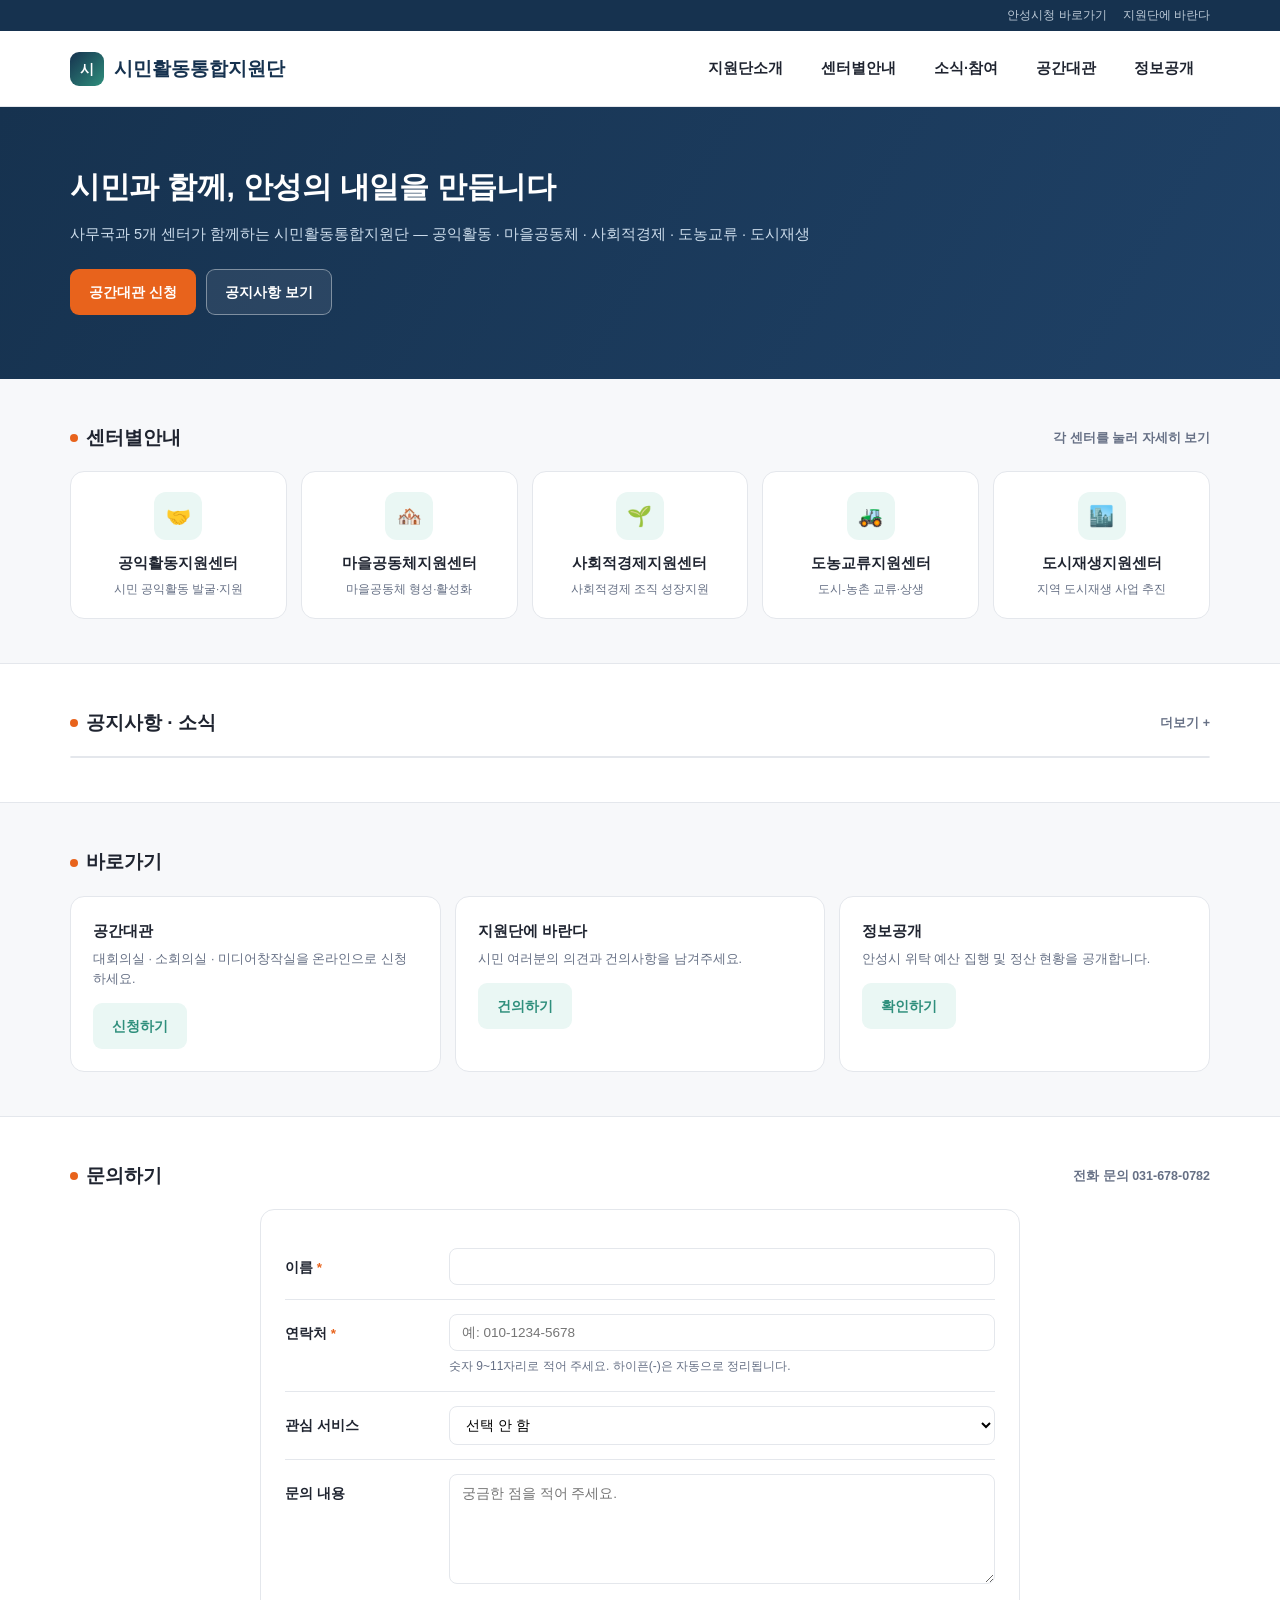
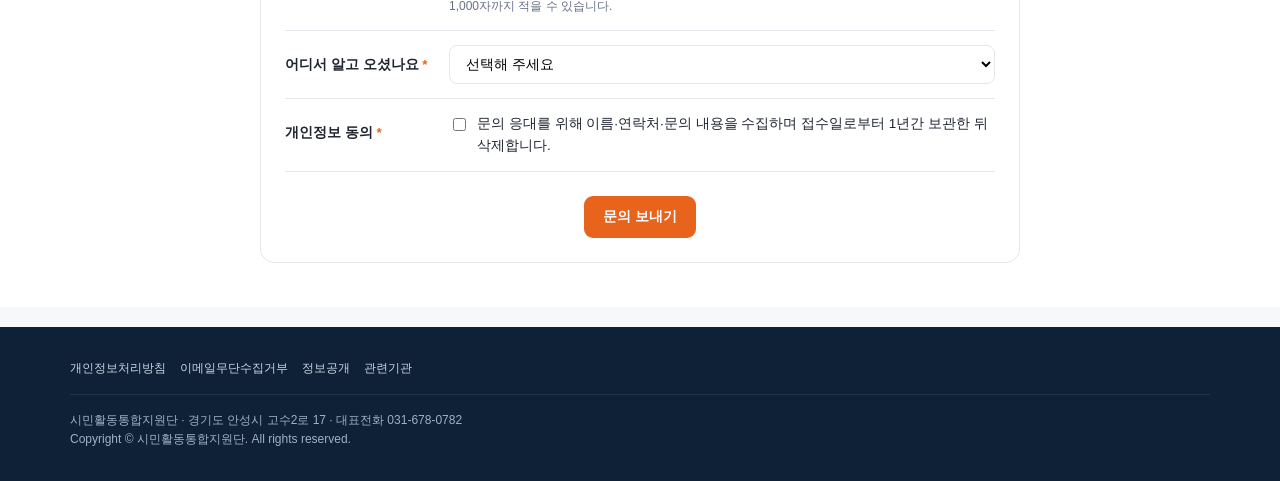
<file: index.html>
<!DOCTYPE html>
<html lang="ko">
<head>
<meta charset="UTF-8">
<meta name="viewport" content="width=device-width, initial-scale=1.0">
<title>시민활동통합지원단</title>
<meta name="description" content="사무국과 5개 센터가 함께하는 안성시 시민활동통합지원단 — 공익활동 · 마을공동체 · 사회적경제 · 도농교류 · 도시재생">
<link rel="stylesheet" href="assets/style.css">
</head>
<body data-page="home">

<div id="site-header-mount"></div>

<section class="hero">
  <div class="wrap">
    <h1>시민과 함께, 안성의 내일을 만듭니다</h1>
    <p>사무국과 5개 센터가 함께하는 시민활동통합지원단 — 공익활동 · 마을공동체 · 사회적경제 · 도농교류 · 도시재생</p>
    <div class="hero-actions">
      <a href="reservation.html" class="btn btn-primary">공간대관 신청</a>
      <a href="notice.html" class="btn btn-outline">공지사항 보기</a>
    </div>
  </div>
</section>

<section class="block" id="centers">
  <div class="wrap">
    <div class="block-head">
      <h2><span class="dot"></span>센터별안내</h2>
      <span class="more-link">각 센터를 눌러 자세히 보기</span>
    </div>
    <div class="grid-5" id="center-grid"></div>
  </div>
</section>

<section class="block" style="background:#fff;border-top:1px solid var(--line);border-bottom:1px solid var(--line);">
  <div class="wrap">
    <div class="block-head">
      <h2><span class="dot"></span>공지사항 · 소식</h2>
      <a href="notice.html" class="more-link">더보기 +</a>
    </div>
    <div class="notice-panel" id="notice-list"></div>
  </div>
</section>

<section class="block" id="intro">
  <div class="wrap">
    <div class="block-head">
      <h2><span class="dot"></span>바로가기</h2>
    </div>
    <div class="quick-grid">
      <div class="quick-card">
        <h3>공간대관</h3>
        <p>대회의실 · 소회의실 · 미디어창작실을 온라인으로 신청하세요.</p>
        <a href="reservation.html" class="btn btn-ghost">신청하기</a>
      </div>
      <div class="quick-card">
        <h3>지원단에 바란다</h3>
        <p>시민 여러분의 의견과 건의사항을 남겨주세요.</p>
        <a href="suggestion.html" class="btn btn-ghost">건의하기</a>
      </div>
      <div class="quick-card">
        <h3>정보공개</h3>
        <p>안성시 위탁 예산 집행 및 정산 현황을 공개합니다.</p>
        <a href="disclosure.html" class="btn btn-ghost">확인하기</a>
      </div>
    </div>
  </div>
</section>

<section class="block" id="inquiry" style="background:#fff;border-top:1px solid var(--line);">
  <div class="wrap">
    <div class="block-head">
      <h2><span class="dot"></span>문의하기</h2>
      <span class="more-link">전화 문의 031-678-0782</span>
    </div>
    <div class="panel" style="max-width:760px; margin:0 auto;">
      <div class="alert alert-ok" id="inq-ok" role="status" style="display:none;"></div>
      <div class="alert" id="inq-err" role="alert" style="display:none; background:#fdecec; color:#b42318;"></div>
      <form id="inq-form" novalidate>
        <div class="form-row"><label for="inq-name">이름 <span class="req">*</span></label>
          <input type="text" id="inq-name" maxlength="40" autocomplete="name" required></div>
        <div class="form-row"><label for="inq-phone">연락처 <span class="req">*</span></label>
          <div><input type="tel" id="inq-phone" inputmode="numeric" maxlength="20" autocomplete="tel" placeholder="예: 010-1234-5678" required>
          <div class="hint">숫자 9~11자리로 적어 주세요. 하이픈(-)은 자동으로 정리됩니다.</div></div></div>
        <div class="form-row"><label for="inq-product">관심 서비스</label>
          <select id="inq-product">
            <option value="">선택 안 함</option>
            <option>시민동아리</option>
            <option>사회연대경제 창업교육</option>
            <option>농촌크리에이투어</option>
            <option>공간대관</option>
            <option>기타</option>
          </select></div>
        <div class="form-row"><label for="inq-message">문의 내용</label>
          <div><textarea id="inq-message" maxlength="1000" placeholder="궁금한 점을 적어 주세요."></textarea>
          <div class="hint">1,000자까지 적을 수 있습니다.</div></div></div>
        <div class="form-row" id="inq-source-row"><label for="inq-source">어디서 알고 오셨나요 <span class="req">*</span></label>
          <select id="inq-source">
            <option value="">선택해 주세요</option>
            <option value="search">검색</option>
            <option value="map">지도</option>
            <option value="referral">지인 소개</option>
            <option value="sns">SNS</option>
            <option value="phone">전화</option>
            <option value="other">기타</option>
            <option value="unknown">모르겠음</option>
          </select></div>
        <div class="form-row"><label>개인정보 동의 <span class="req">*</span></label>
          <div><label style="font-weight:500; display:flex; gap:8px; align-items:flex-start; padding-top:0; line-height:1.6;">
            <input type="checkbox" id="inq-consent" style="margin-top:5px;">
            <span id="inq-consent-text"></span></label></div></div>
        <div class="form-actions"><button type="submit" class="btn btn-primary" id="inq-submit">문의 보내기</button></div>
        <div class="hint" id="inq-tag" style="text-align:center; display:none;"></div>
      </form>
    </div>
  </div>
</section>

<div id="site-footer-mount"></div>

<script src="assets/site.js"></script><script>
  // Firebase 연동 모듈(있다면)이 window.Api를 먼저 교체할 시간을 주기 위해
  // DOMContentLoaded 시점(모듈 스크립트 실행 이후)에 데이터를 불러온다.
  document.addEventListener("DOMContentLoaded", () => {
    mountLayout("home");

    const centerGrid = document.getElementById("center-grid");
    centerGrid.innerHTML = MOCK_CENTERS.map(c => `
      <a class="center-card" href="centers.html#${c.key}">
        <div class="icon">${c.icon}</div>
        <div class="name">${c.name}</div>
        <div class="desc">${c.desc}</div>
      </a>
    `).join("");

    Api.getNotices().then(list => {
      const noticeList = document.getElementById("notice-list");
      noticeList.innerHTML = list.slice(0, 5).map(n => `
        <a class="notice-row" href="notice.html?id=${n.id}">
          <span class="notice-cat">${n.cat}</span>
          <span class="notice-title">${n.title}</span>
          <span class="notice-date">${n.date}</span>
        </a>
      `).join("");
    });
  });

  /* ── 문의하기: 문의를 Supabase(acais-inquiry)의 inquiries 표에 넣는다 ──
   * 방문자는 「넣기」만 가능하고 읽을 수 없다(보안 규칙). 저장한 줄을 되돌려 읽지 않는다. */
  (function () {
    const $ = id => document.getElementById(id);
    const SOURCE_LABEL = { search: "검색", map: "지도", referral: "지인 소개", sns: "SNS", phone: "전화", other: "기타", unknown: "모르겠음" };
    // 링크 꼬리표(?from=...)로 경로가 정해지는 값 (unknown 은 사람이 고르는 값이라 꼬리표로는 받지 않는다)
    const TAGGED = ["search", "map", "referral", "sns", "phone", "other"];

    // 동의 문구 — 보관 기간 1년 (2026-10-08 대표님 결정). 1년이 지난 문의는 서버가 매일 자동으로 지웁니다.
    // 기간을 바꾸려면 이 문구와 supabase/inquiry/002_retention.sql 의 기간을 함께 바꿔야 합니다.
    $("inq-consent-text").textContent = "문의 응대를 위해 이름·연락처·문의 내용을 수집하며 접수일로부터 1년간 보관한 뒤 삭제합니다.";

    const tag = new URLSearchParams(location.search).get("from");
    const tagged = TAGGED.includes(tag) ? tag : null;
    if (tagged) {
      $("inq-source-row").style.display = "none";
      $("inq-tag").style.display = "block";
      $("inq-tag").textContent = "링크 꼬리표로 입력됨: " + SOURCE_LABEL[tagged];
    }

    const show = (ok, err) => {
      $("inq-ok").style.display = ok ? "block" : "none";
      $("inq-ok").textContent = ok || "";
      $("inq-err").style.display = err ? "block" : "none";
      $("inq-err").textContent = err || "";
      if (ok || err) (ok ? $("inq-ok") : $("inq-err")).scrollIntoView({ behavior: "smooth", block: "center" });
    };

    $("inq-form").addEventListener("submit", async e => {
      e.preventDefault();
      show("", "");
      const name = $("inq-name").value.trim();
      const phone = $("inq-phone").value.replace(/\D/g, "");       // 숫자만 남긴다
      const source = tagged || $("inq-source").value;
      if (!name) return show("", "이름을 적어 주세요.");
      if (!/^[0-9]{9,11}$/.test(phone)) return show("", "연락처는 숫자 9~11자리로 적어 주세요. (예: 010-1234-5678)");
      if (!source) return show("", "「어디서 알고 오셨나요」를 선택해 주세요.");
      if (!$("inq-consent").checked) return show("", "개인정보 수집·이용에 동의하셔야 문의를 보낼 수 있습니다.");
      if (!CONFIG.INQUIRY_URL || !CONFIG.INQUIRY_KEY) return show("", "문의 접수 연결이 아직 설정되지 않았습니다. 전화(031-678-0782)로 문의해 주세요.");

      const btn = $("inq-submit");
      btn.disabled = true; btn.textContent = "보내는 중...";
      try {
        const res = await fetch(CONFIG.INQUIRY_URL + "/rest/v1/inquiries", {
          method: "POST",
          headers: {
            "apikey": CONFIG.INQUIRY_KEY,
            "Authorization": "Bearer " + CONFIG.INQUIRY_KEY,
            "Content-Type": "application/json",
            "Prefer": "return=minimal",
          },
          body: JSON.stringify({
            name, phone,
            product: $("inq-product").value || null,
            message: $("inq-message").value.trim() || null,
            source,
            consent: true,
          }),
        });
        if (res.status === 201) {
          show("접수했습니다. 담당자가 확인 후 연락드리겠습니다.", "");
          $("inq-form").reset();
        } else {
          let why = "";
          try { why = (await res.json()).message || ""; } catch (x) {}
          show("", "접수하지 못했습니다. (상태 " + res.status + (why ? " · " + why : "") + ") 잠시 뒤 다시 시도하거나 전화(031-678-0782)로 문의해 주세요.");
        }
      } catch (x) {
        show("", "서버에 연결하지 못했습니다. 잠시 뒤 다시 시도하거나 전화(031-678-0782)로 문의해 주세요.");
      } finally {
        btn.disabled = false; btn.textContent = "문의 보내기";
      }
    });
  })();
</script>
</body>
</html>
</file>
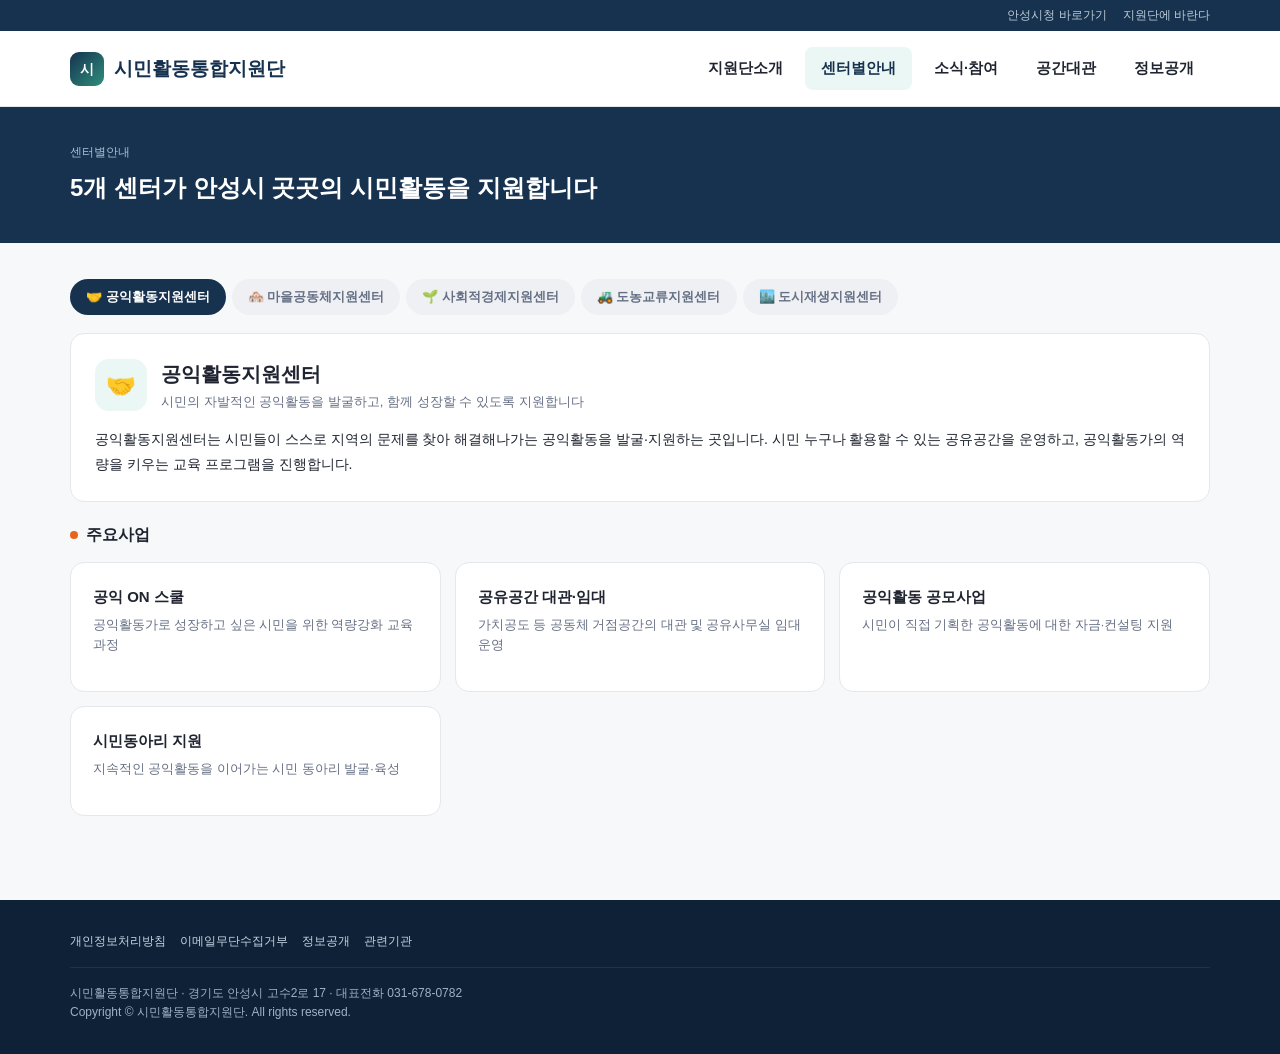
<file: centers.html>
<!DOCTYPE html>
<html lang="ko">
<head>
<meta charset="UTF-8">
<meta name="viewport" content="width=device-width, initial-scale=1.0">
<title>센터별안내 - 시민활동통합지원단</title>
<link rel="stylesheet" href="assets/style.css">
</head>
<body data-page="centers">

<div id="site-header-mount"></div>

<section class="page-hero">
  <div class="wrap">
    <div class="crumb">센터별안내</div>
    <h1>5개 센터가 안성시 곳곳의 시민활동을 지원합니다</h1>
  </div>
</section>

<section class="content">
  <div class="wrap">
    <div class="tabs" id="center-tabs"></div>
    <div id="center-detail"></div>
  </div>
</section>

<div id="site-footer-mount"></div>

<script src="assets/site.js"></script>
<script>
const CENTER_DETAIL = {
  public: {
    icon: "🤝",
    name: "공익활동지원센터",
    tagline: "시민의 자발적인 공익활동을 발굴하고, 함께 성장할 수 있도록 지원합니다",
    intro: "공익활동지원센터는 시민들이 스스로 지역의 문제를 찾아 해결해나가는 공익활동을 발굴·지원하는 곳입니다. 시민 누구나 활용할 수 있는 공유공간을 운영하고, 공익활동가의 역량을 키우는 교육 프로그램을 진행합니다.",
    programs: [
      { name: "공익 ON 스쿨", desc: "공익활동가로 성장하고 싶은 시민을 위한 역량강화 교육 과정" },
      { name: "공유공간 대관·임대", desc: "가치공도 등 공동체 거점공간의 대관 및 공유사무실 임대 운영" },
      { name: "공익활동 공모사업", desc: "시민이 직접 기획한 공익활동에 대한 자금·컨설팅 지원" },
      { name: "시민동아리 지원", desc: "지속적인 공익활동을 이어가는 시민 동아리 발굴·육성" },
    ],
  },
  village: {
    icon: "🏘️",
    name: "마을공동체지원센터",
    tagline: "이웃과 함께 만들어가는 마을, 그 시작을 응원합니다",
    intro: "마을공동체지원센터는 주민들이 서로 소통하고 협력하며 살기 좋은 마을을 만들어갈 수 있도록 돕습니다. 마을 단위의 작은 모임부터 마을기업으로의 성장까지, 공동체가 자라나는 전 과정을 함께합니다.",
    programs: [
      { name: "마을공동체 활성화 프로그램", desc: "주민 공동학습, 마을잔치 등 공동체 형성을 위한 프로그램 운영" },
      { name: "마을학습동아리 지원", desc: "주민이 자발적으로 꾸리는 학습·취미 동아리 활동 지원" },
      { name: "주민제안사업", desc: "주민이 직접 제안하고 실행하는 마을 문제해결 프로젝트 지원" },
      { name: "마을기업 발굴·육성", desc: "지역자원을 활용한 마을기업의 설립과 안정적 운영을 지원" },
    ],
  },
  social: {
    icon: "🌱",
    name: "사회적경제지원센터",
    tagline: "사회적 가치를 실현하는 조직의 성장을 함께 만듭니다",
    intro: "사회적경제지원센터는 협동조합, 사회적기업, 마을기업 등 사회적경제 조직의 설립부터 성장까지를 지원합니다. 안정적인 판로 개척과 소비자와의 접점 확대를 통해 지역 사회적경제 생태계를 키워갑니다.",
    programs: [
      { name: "사회적경제 나눔장터", desc: "지역 사회적경제 조직의 제품·서비스를 알리는 판매·홍보 행사" },
      { name: "마을기업 지정 지원", desc: "경기도 마을기업 지정을 위한 컨설팅 및 행정 지원" },
      { name: "판로개척 지원", desc: "백화점 팝업 등 사회적경제 조직의 새로운 판로 확보 지원" },
      { name: "사회적경제 현황조사·성장진단", desc: "지역 사회적경제 조직 현황 파악과 성장 단계별 진단·컨설팅" },
    ],
  },
  rural: {
    icon: "🚜",
    name: "도농교류지원센터",
    tagline: "도시와 농촌이 서로 배우고 연결되는 다리가 됩니다",
    intro: "도농교류지원센터는 도시와 농촌 주민 간의 교류를 촉진하고, 농산어촌 지역의 자립적인 발전을 지원합니다. 체험과 교류를 통해 도시민에게는 농촌의 가치를, 농촌 주민에게는 새로운 활력을 전합니다.",
    programs: [
      { name: "일반농산어촌개발사업", desc: "농산어촌 지역 기반시설 조성 및 주민 역량강화 사업" },
      { name: "농촌체험마을 운영", desc: "도시민이 농촌의 생활과 문화를 체험할 수 있는 프로그램 운영" },
      { name: "도농공동체 시범아파트 조성", desc: "도시 아파트 단지와 농촌 마을을 잇는 상생 프로그램" },
      { name: "면 단위 주민 공동학습", desc: "읍면 지역 주민의 역량강화를 위한 공동학습 프로그램" },
    ],
  },
  regen: {
    icon: "🏙️",
    name: "도시재생지원센터",
    tagline: "낡은 도심에 다시 사람과 활력이 모이도록 돕습니다",
    intro: "도시재생지원센터는 쇠퇴한 구도심과 노후 주거지역에 새로운 활력을 불어넣는 도시재생 사업을 지원합니다. 주민협의체와 함께 지역의 특성을 살린 재생 방향을 만들어갑니다.",
    programs: [
      { name: "도시재생사업 지원", desc: "정부·경기도 도시재생사업 발굴부터 실행까지 전 과정 지원" },
      { name: "주민협의체 운영", desc: "재생사업 지역 주민이 직접 참여하는 협의체 구성·운영 지원" },
      { name: "재생사업 컨설팅", desc: "사업 기획, 주민 의견수렴, 행정절차 등 전문 컨설팅 제공" },
      { name: "거점공간 조성·운영", desc: "재생지역 내 주민 커뮤니티 거점공간 조성 및 운영 지원" },
    ],
  },
};

document.addEventListener("DOMContentLoaded", () => {
  mountLayout("centers");

  const tabsEl = document.getElementById("center-tabs");
  const detailEl = document.getElementById("center-detail");
  const keys = Object.keys(CENTER_DETAIL);

  function render(key) {
    const c = CENTER_DETAIL[key];
    tabsEl.querySelectorAll(".tab-btn").forEach(b => b.classList.toggle("active", b.dataset.key === key));
    detailEl.innerHTML = `
      <div class="panel" style="margin-bottom:20px;">
        <div style="display:flex; align-items:center; gap:14px; margin-bottom:10px;">
          <div class="icon" style="width:52px; height:52px; border-radius:14px; background:var(--teal-bg); color:var(--teal); display:flex; align-items:center; justify-content:center; font-size:24px; flex-shrink:0;">${c.icon}</div>
          <div>
            <h2 style="margin:0; font-size:20px;">${c.name}</h2>
            <div style="color:var(--sub); font-size:13px; margin-top:2px;">${c.tagline}</div>
          </div>
        </div>
        <p style="font-size:14px; line-height:1.8; color:var(--ink); margin:14px 0 0;">${c.intro}</p>
      </div>
      <div class="block-head" style="margin-bottom:14px;">
        <h2 style="font-size:16px;"><span class="dot"></span>주요사업</h2>
      </div>
      <div class="quick-grid">
        ${c.programs.map(p => `
          <div class="quick-card">
            <h3>${p.name}</h3>
            <p>${p.desc}</p>
          </div>
        `).join("")}
      </div>
    `;
    history.replaceState(null, "", "centers.html#" + key);
  }

  tabsEl.innerHTML = keys.map(k => `<button class="tab-btn" data-key="${k}">${CENTER_DETAIL[k].icon} ${CENTER_DETAIL[k].name}</button>`).join("");
  tabsEl.querySelectorAll(".tab-btn").forEach(b => b.addEventListener("click", () => render(b.dataset.key)));

  const initial = keys.includes(location.hash.replace("#", "")) ? location.hash.replace("#", "") : keys[0];
  render(initial);
});
</script>
</body>
</html>
</file>
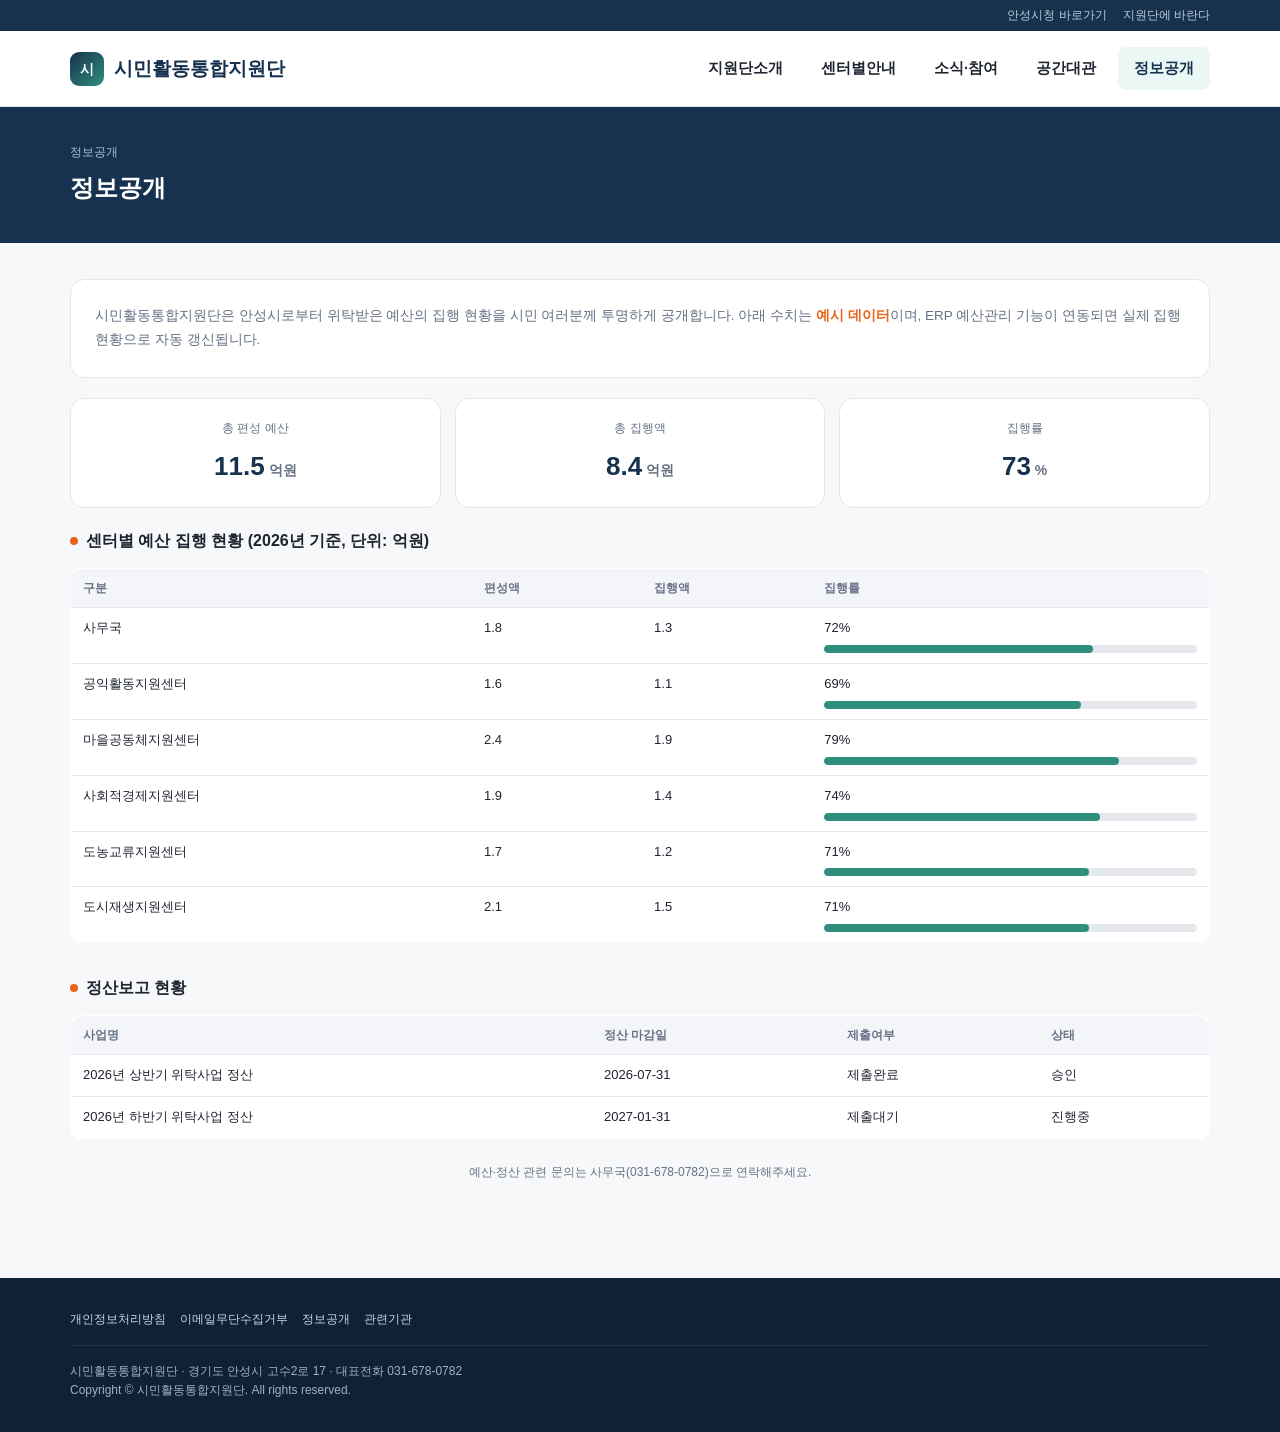
<file: disclosure.html>
<!DOCTYPE html>
<html lang="ko">
<head>
<meta charset="UTF-8">
<meta name="viewport" content="width=device-width, initial-scale=1.0">
<title>정보공개 - 시민활동통합지원단</title>
<link rel="stylesheet" href="assets/style.css">
<style>
  .stat-row{ display:grid; grid-template-columns:repeat(3,1fr); gap:14px; margin-bottom:20px; }
  @media (max-width:700px){ .stat-row{ grid-template-columns:1fr; } }
  .stat-card{ background:var(--panel); border:1px solid var(--line); border-radius:14px; padding:20px; text-align:center; }
  .stat-card .label{ font-size:12px; color:var(--sub); margin-bottom:8px; }
  .stat-card .value{ font-size:26px; font-weight:800; color:var(--navy); }
  .stat-card .value small{ font-size:14px; font-weight:700; color:var(--sub); }
  .bar-track{ background:var(--line); border-radius:999px; height:8px; overflow:hidden; margin-top:6px; }
  .bar-fill{ background:var(--teal); height:100%; border-radius:999px; }
</style>
</head>
<body data-page="disclosure">

<div id="site-header-mount"></div>

<section class="page-hero">
  <div class="wrap">
    <div class="crumb">정보공개</div>
    <h1>정보공개</h1>
  </div>
</section>

<section class="content">
  <div class="wrap">

    <div class="panel" style="margin-bottom:20px; font-size:13.5px; color:var(--sub); line-height:1.8;">
      시민활동통합지원단은 안성시로부터 위탁받은 예산의 집행 현황을 시민 여러분께 투명하게 공개합니다.
      아래 수치는 <b style="color:var(--accent);">예시 데이터</b>이며, ERP 예산관리 기능이 연동되면 실제 집행 현황으로 자동 갱신됩니다.
    </div>

    <div class="stat-row" id="stat-row"></div>

    <div class="block-head" style="margin-bottom:14px;">
      <h2 style="font-size:16px;"><span class="dot"></span>센터별 예산 집행 현황 (2026년 기준, 단위: 억원)</h2>
    </div>

    <div style="overflow-x:auto;">
      <table class="admin-table" id="budget-table" style="min-width:640px;">
        <thead>
          <tr><th>구분</th><th>편성액</th><th>집행액</th><th>집행률</th></tr>
        </thead>
        <tbody id="budget-body"></tbody>
      </table>
    </div>

    <div class="block-head" style="margin:32px 0 14px;">
      <h2 style="font-size:16px;"><span class="dot"></span>정산보고 현황</h2>
    </div>
    <table class="admin-table">
      <thead><tr><th>사업명</th><th>정산 마감일</th><th>제출여부</th><th>상태</th></tr></thead>
      <tbody>
        <tr><td>2026년 상반기 위탁사업 정산</td><td>2026-07-31</td><td>제출완료</td><td>승인</td></tr>
        <tr><td>2026년 하반기 위탁사업 정산</td><td>2027-01-31</td><td>제출대기</td><td>진행중</td></tr>
      </tbody>
    </table>

    <p style="text-align:center; font-size:12px; color:var(--sub); margin-top:24px;">
      예산·정산 관련 문의는 사무국(031-678-0782)으로 연락해주세요.
    </p>

  </div>
</section>

<div id="site-footer-mount"></div>

<script src="assets/site.js"></script>
<script>
const BUDGET_DATA = [
  { name: "사무국",         budget: 1.8, spent: 1.3 },
  { name: "공익활동지원센터", budget: 1.6, spent: 1.1 },
  { name: "마을공동체지원센터", budget: 2.4, spent: 1.9 },
  { name: "사회적경제지원센터", budget: 1.9, spent: 1.4 },
  { name: "도농교류지원센터", budget: 1.7, spent: 1.2 },
  { name: "도시재생지원센터", budget: 2.1, spent: 1.5 },
];

document.addEventListener("DOMContentLoaded", () => {
  mountLayout("disclosure");

  const totalBudget = BUDGET_DATA.reduce((s, d) => s + d.budget, 0);
  const totalSpent = BUDGET_DATA.reduce((s, d) => s + d.spent, 0);
  const rate = Math.round((totalSpent / totalBudget) * 100);

  document.getElementById("stat-row").innerHTML = `
    <div class="stat-card"><div class="label">총 편성 예산</div><div class="value">${totalBudget.toFixed(1)}<small> 억원</small></div></div>
    <div class="stat-card"><div class="label">총 집행액</div><div class="value">${totalSpent.toFixed(1)}<small> 억원</small></div></div>
    <div class="stat-card"><div class="label">집행률</div><div class="value">${rate}<small> %</small></div></div>
  `;

  document.getElementById("budget-body").innerHTML = BUDGET_DATA.map(d => {
    const r = Math.round((d.spent / d.budget) * 100);
    return `<tr>
      <td>${d.name}</td>
      <td>${d.budget.toFixed(1)}</td>
      <td>${d.spent.toFixed(1)}</td>
      <td style="min-width:140px;">
        ${r}%
        <div class="bar-track"><div class="bar-fill" style="width:${r}%;"></div></div>
      </td>
    </tr>`;
  }).join("");
});
</script>
</body>
</html>
</file>
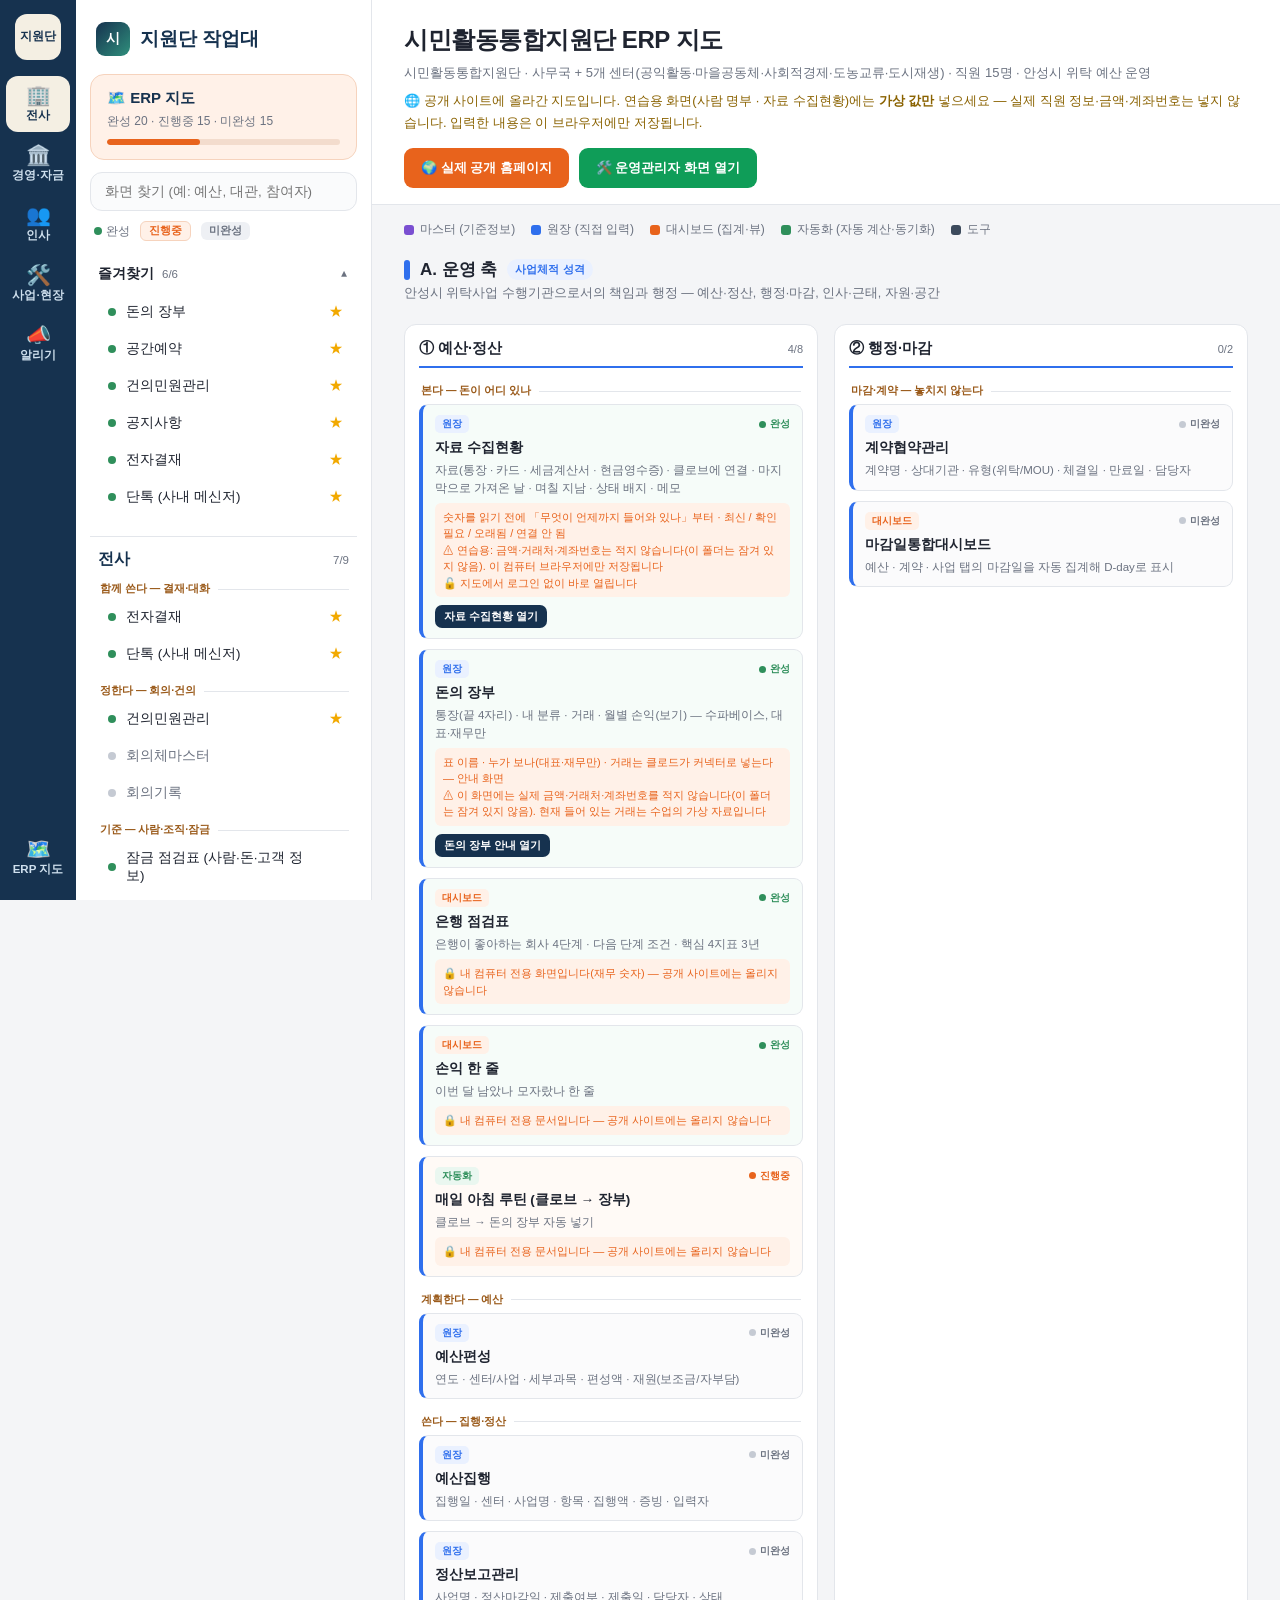
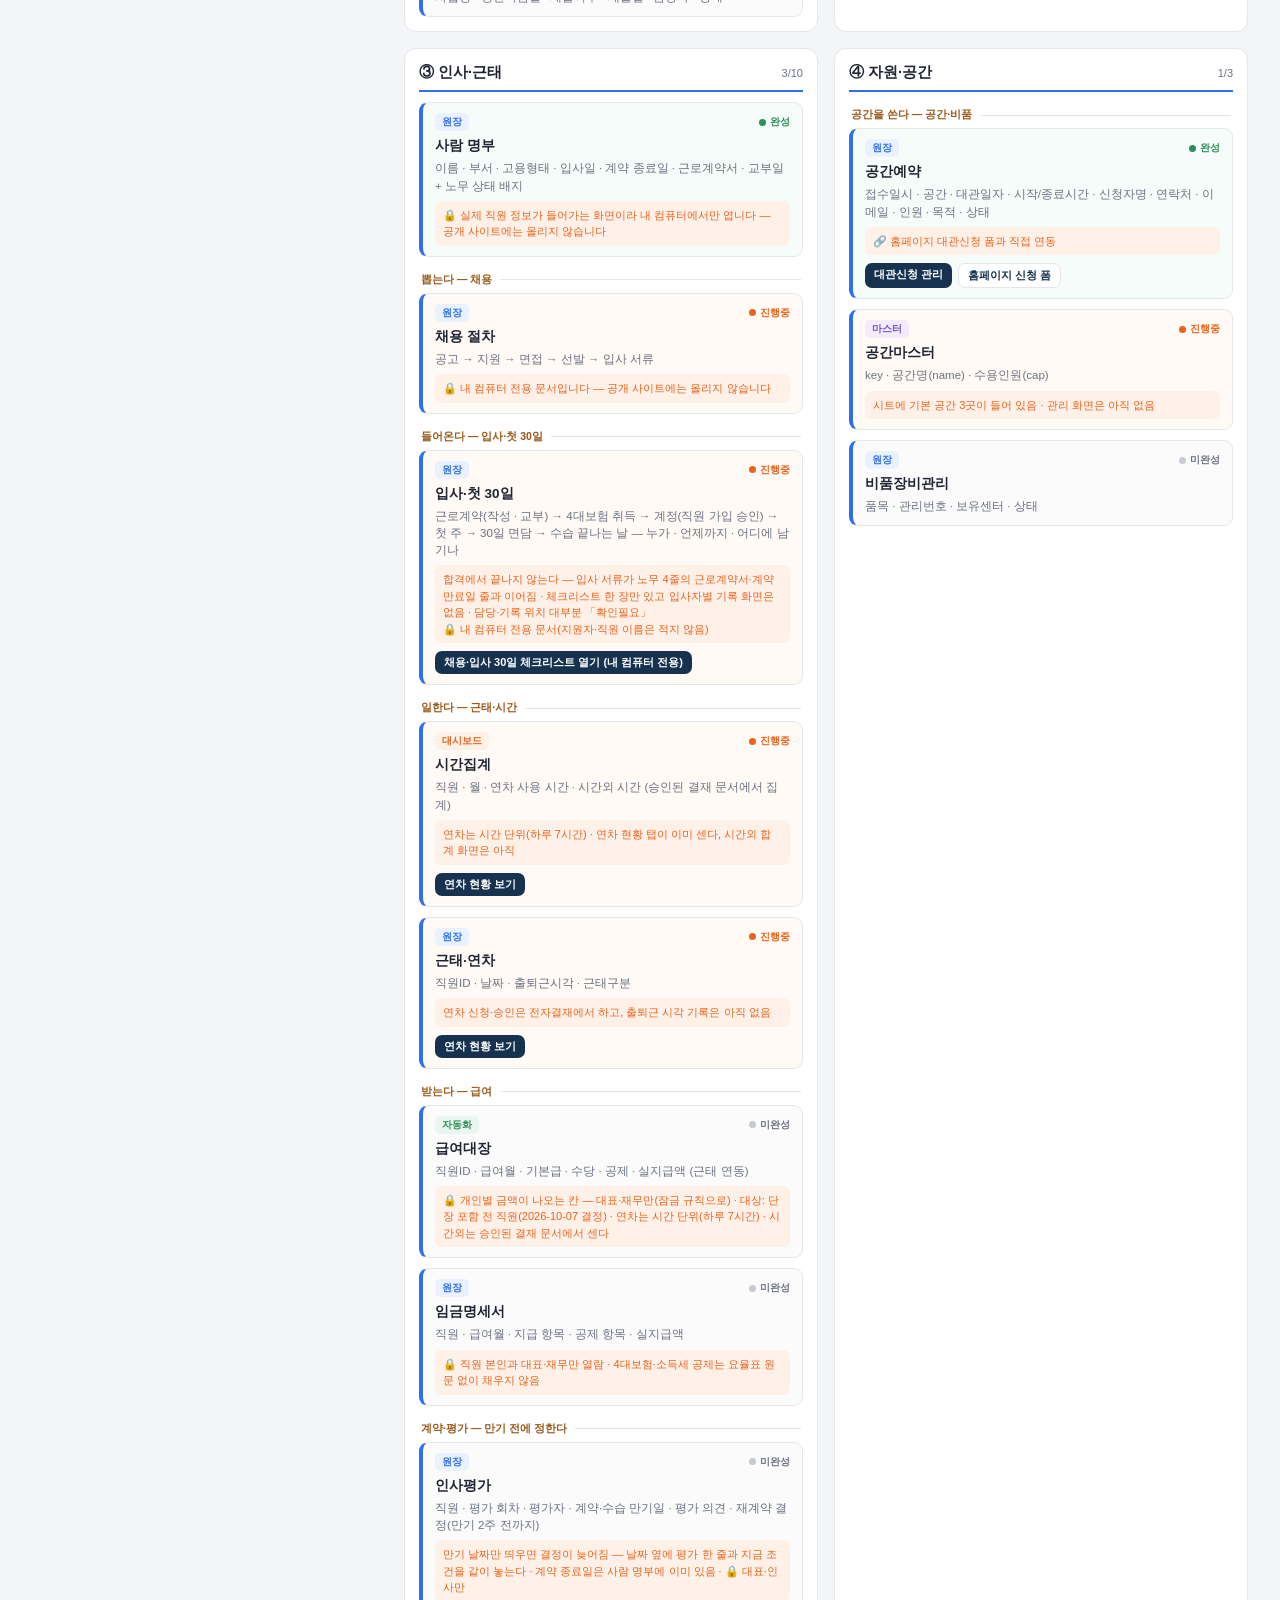
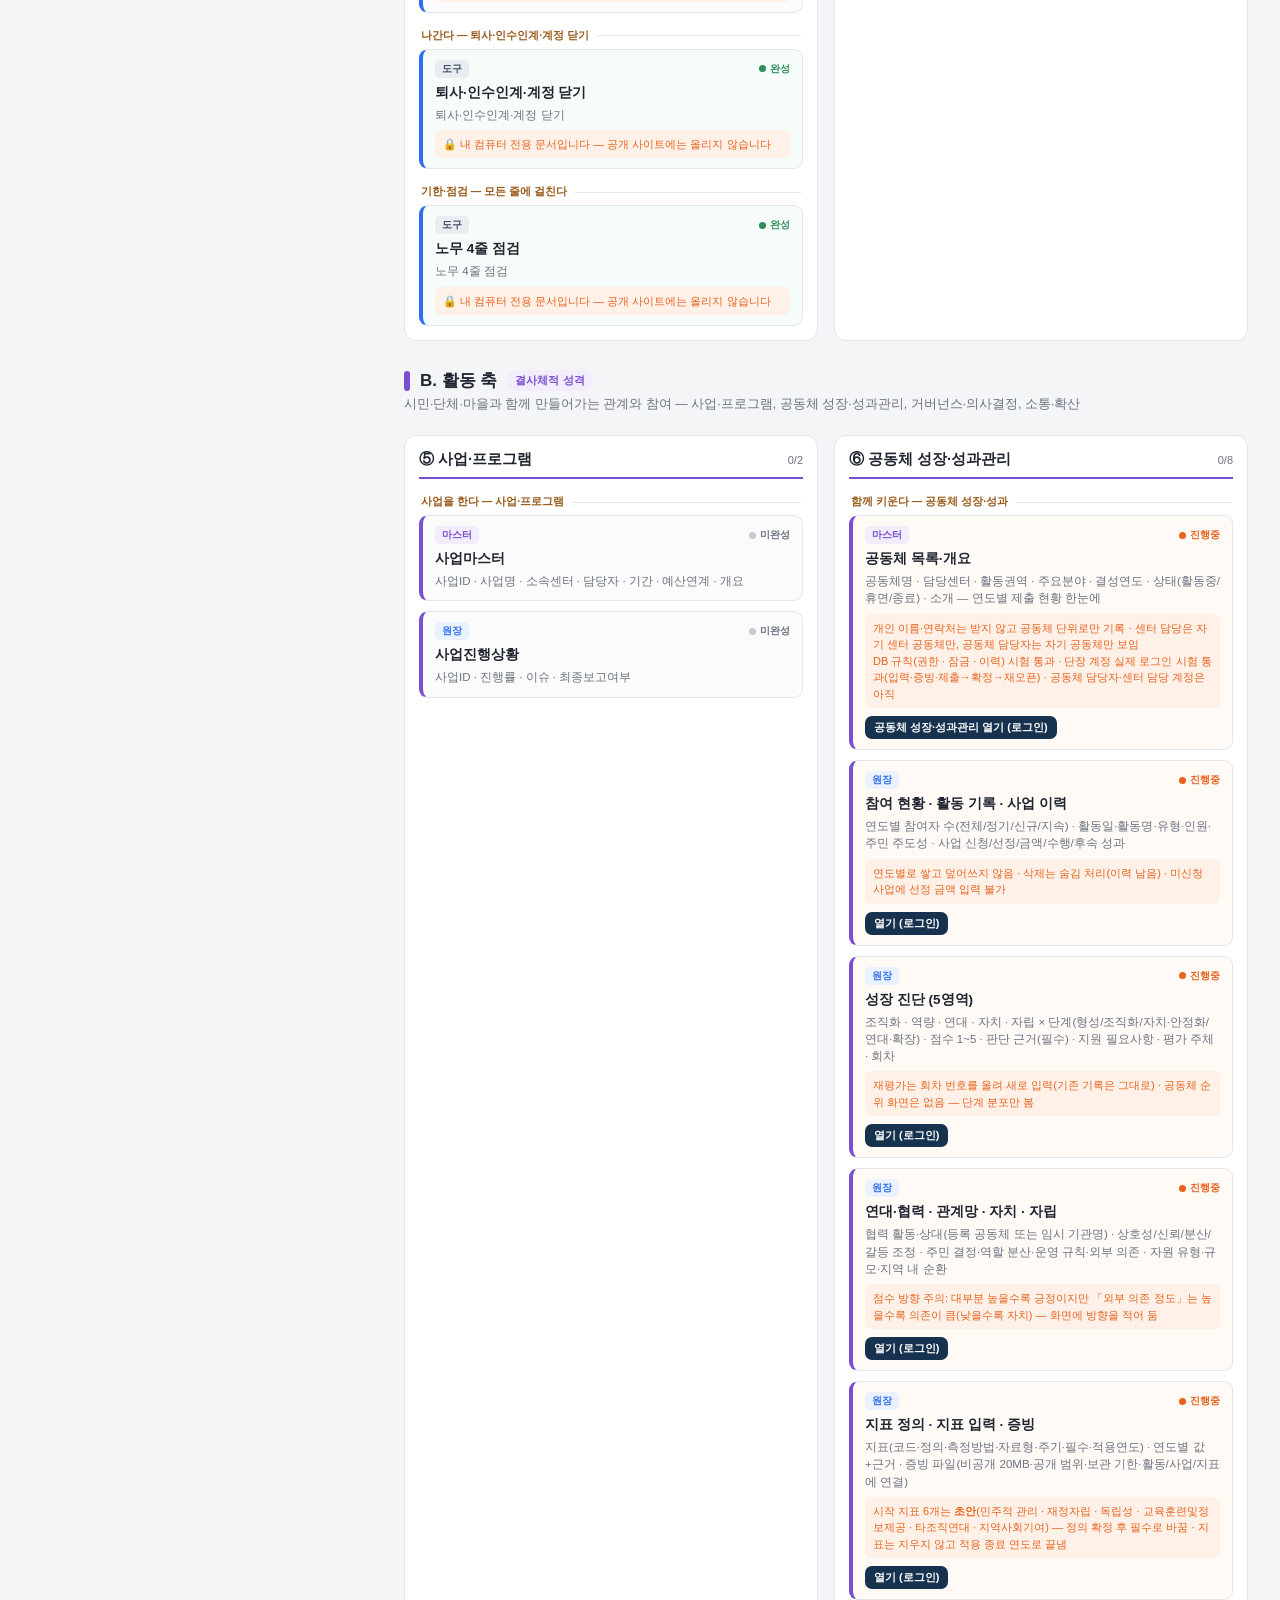
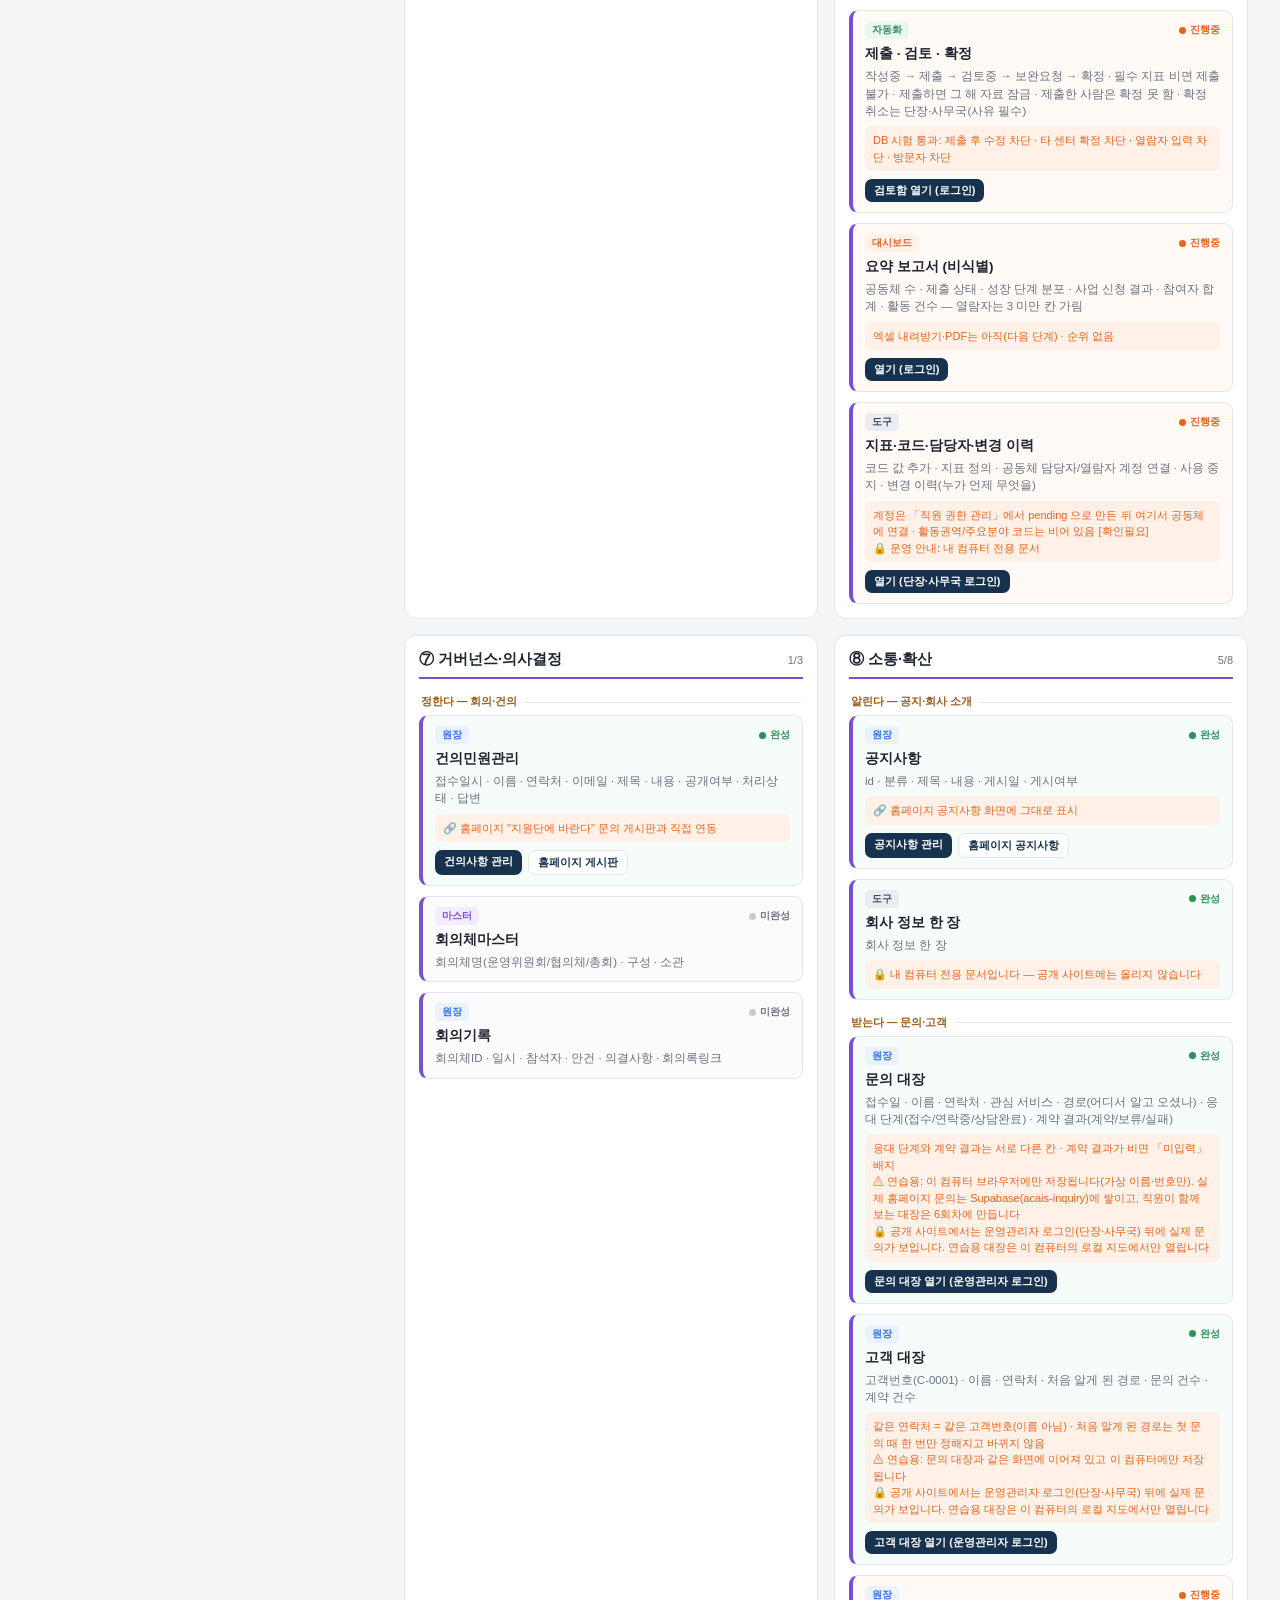
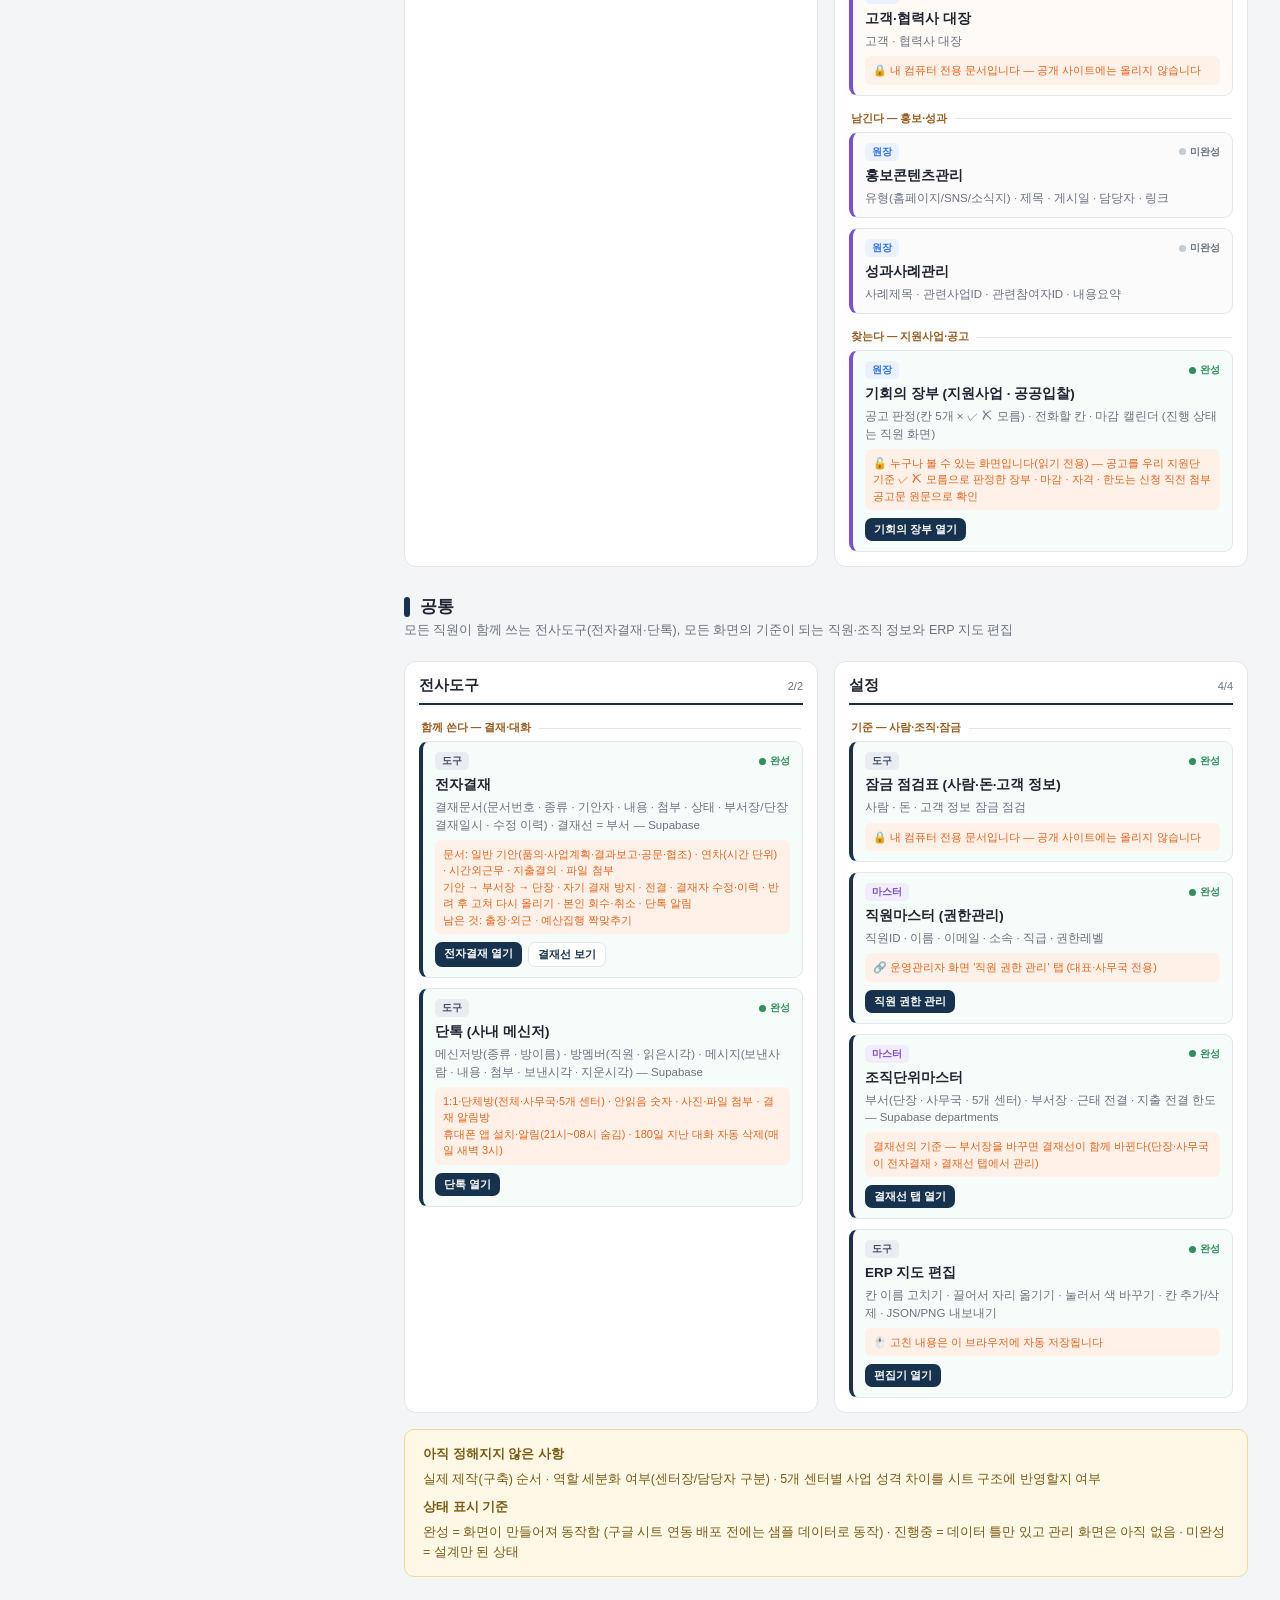
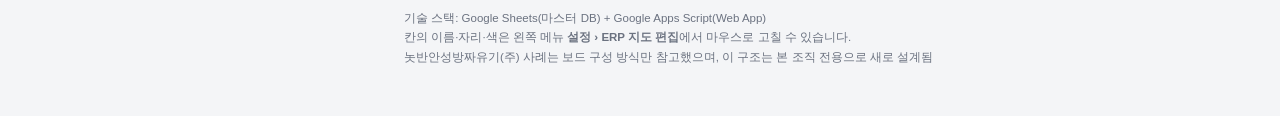
<file: erp-map.html>
<!DOCTYPE html>
<html lang="ko">
<head>
<meta charset="UTF-8">
<meta name="viewport" content="width=device-width, initial-scale=1.0">
<title>시민활동통합지원단 ERP 지도</title>
<style>
  :root{
    --bg:#f4f5f7; --panel:#fff; --ink:#1f2430; --sub:#6b7280; --line:#e3e6eb;
    --navy:#16324f; --teal:#2f8f7c;
    --orange:#e8631c; --orange-bg:#fff1e8;
    --green:#2f8f5b; --green-bg:#eaf7f0;
    --blue:#2f6fed; --blue-bg:#eaf1ff;
    --purple:#7a4fd1; --purple-bg:#f2ecfc;
    --gray:#c5cad3; --chip-bg:#eef0f4;
  }
  *{box-sizing:border-box;}
  html{scroll-behavior:smooth;}
  body{margin:0; font-family:"Pretendard","Malgun Gothic","Apple SD Gothic Neo",sans-serif; background:var(--bg); color:var(--ink);}
  a{color:inherit; text-decoration:none;}
  button{font-family:inherit;}

  .app{display:flex; min-height:100vh;}

  /* ── 사이드바 ── */
  .sidebar{
    width:372px; flex-shrink:0; background:var(--panel); border-right:1px solid var(--line);
    position:sticky; top:0; height:100vh; display:flex; overflow:hidden;
  }
  .rail{width:76px; flex-shrink:0; background:var(--navy); display:flex; flex-direction:column; align-items:stretch; padding:14px 6px; gap:4px;}
  .rail .rail-logo{width:46px; height:46px; margin:0 auto 12px; border-radius:12px; background:#f4efe3; color:var(--navy); font-weight:800; font-size:12px; display:flex; align-items:center; justify-content:center; text-align:center; line-height:1.1;}
  .rail-cats{display:flex; flex-direction:column; gap:4px; flex:1; overflow-y:auto;}
  .rail-btn{display:flex; flex-direction:column; align-items:center; gap:3px; padding:9px 2px; border:none; border-radius:12px; background:none; color:#cfe0ee; cursor:pointer; font-size:11.5px; font-weight:700;}
  .rail-btn .ic{font-size:20px; line-height:1;}
  .rail-btn:hover{background:rgba(255,255,255,.08);}
  .rail-btn.on{background:#f4efe3; color:var(--navy);}
  .rail-map{display:flex; flex-direction:column; align-items:center; gap:3px; padding:9px 2px; border-radius:12px; color:#cfe0ee; font-size:11.5px; font-weight:700;}
  .rail-map .ic{font-size:20px; line-height:1;}
  .rail-map:hover{background:rgba(255,255,255,.08);}
  .panel{flex:1; min-width:0; overflow-y:auto; padding:22px 14px 28px;}
  .cat{margin-top:14px; padding-top:12px; border-top:1px solid var(--line);}
  .cat-title{display:flex; align-items:baseline; justify-content:space-between; margin:0 8px 4px; font-size:16px; color:var(--navy);}
  .cat-title .cnt{font-size:11.5px; color:var(--sub); font-weight:500;}
  .cat-title .lock{font-size:12px;}
  .brand{display:flex; align-items:center; gap:10px; font-size:19px; font-weight:800; color:var(--navy); margin:0 6px 18px;}
  .brand .logo{width:34px;height:34px;border-radius:9px;background:linear-gradient(135deg,var(--navy),var(--teal));color:#fff;display:flex;align-items:center;justify-content:center;font-size:14px;font-weight:800;}
  .map-card{display:block; background:var(--orange-bg); border:1px solid #f6d3bd; border-radius:14px; padding:14px 16px; margin-bottom:12px;}
  .map-card .t{font-weight:800; font-size:15px; color:var(--navy);}
  .map-card .s{font-size:12px; color:var(--sub); margin:5px 0 9px;}
  .bar{height:6px; background:#f3dccd; border-radius:99px; overflow:hidden;}
  .bar span{display:block; height:100%; background:var(--orange); border-radius:99px; transition:width .3s;}
  .search{width:100%; padding:11px 14px; border:1px solid var(--line); border-radius:12px; font-size:13.5px; font-family:inherit; margin-bottom:10px; background:#fafbfc;}
  .search:focus{outline:2px solid #cfe3f3; background:#fff;}
  .mini-legend{display:flex; align-items:center; gap:10px; font-size:11.5px; color:var(--sub); margin:0 4px 14px;}
  .mini-legend .dot{width:8px;height:8px;border-radius:50%;display:inline-block;margin-right:4px;}
  .pill{font-size:10.5px; font-weight:700; padding:2px 8px; border-radius:6px;}
  .pill.wip{background:var(--orange-bg); color:var(--orange); border:1px solid #f6d3bd;}
  .pill.todo{background:var(--chip-bg); color:var(--sub);}

  .axis-label{font-size:11px; font-weight:800; letter-spacing:.04em; color:var(--sub); margin:16px 8px 4px;}
  .grp-head{display:flex; align-items:center; justify-content:space-between; padding:10px 8px; cursor:pointer; border-radius:10px; user-select:none;}
  .grp-head:hover{background:#f6f7f9;}
  .grp-head .l{font-weight:800; font-size:13.5px; display:flex; align-items:center; gap:8px;}
  .grp-head .chip{width:4px; height:15px; border-radius:2px; flex-shrink:0;}
  .grp-head .cnt{font-size:11.5px; color:var(--sub); font-weight:500;}
  .grp-head .caret{font-size:10px; color:var(--sub); transition:transform .15s;}
  .grp.open .caret{transform:rotate(180deg);}
  .grp-body{display:none; padding:0 0 6px;}
  .grp.open .grp-body{display:block;}
  .mi{display:flex; align-items:center; gap:10px; padding:9px 12px; margin:1px 0 1px 6px; border-radius:11px; cursor:pointer; font-size:13.5px;}
  .mi:hover{background:#f3f5f8;}
  .mi .d{width:8px;height:8px;border-radius:50%;flex-shrink:0;background:var(--gray);}
  .mi.done .d{background:var(--green);}
  .mi.wip .d{background:var(--orange);}
  .mi.todo{color:var(--sub);}
  .mi .n{flex:1;}
  .mi .star{border:none;background:none;cursor:pointer;font-size:14px;color:#d3d7de;padding:0 2px;opacity:0;}
  .mi:hover .star, .mi .star.on{opacity:1;}
  .mi .star.on{color:#f2a900;}
  .mi.active{background:var(--navy); color:#fff;}
  .mi.active .d{background:#fff;}
  .empty-note{font-size:12px; color:var(--sub); padding:6px 14px;}
  .step-label{display:flex; align-items:center; gap:8px; font-size:10.5px; font-weight:800; color:#9a5a1a; margin:12px 8px 3px 10px;}
  .step-label::after{content:""; flex:1; height:1px; background:var(--line);}
  .column .step-label{margin:16px 2px 6px;}

  /* ── 본문 ── */
  main{flex:1; min-width:0;}
  header.top{padding:24px 32px 16px; background:var(--panel); border-bottom:1px solid var(--line);}
  header.top h1{margin:0 0 6px; font-size:24px; letter-spacing:-0.02em;}
  header.top .meta{color:var(--sub); font-size:13px; line-height:1.7;}
  .launch-bar{display:flex; gap:10px; margin-top:14px; flex-wrap:wrap;}
  .launch-btn{display:inline-flex; align-items:center; gap:8px; padding:10px 16px; border-radius:9px; font-size:13px; font-weight:700; border:1px solid transparent;}
  .launch-btn.site{background:var(--orange); color:#fff;}
  .launch-btn.site:hover{background:#d1560f;}
  .launch-btn.sheet{background:#0f9d58; color:#fff;}
  .launch-btn.sheet:hover{background:#0c8047;}
  .launch-btn.doc{background:#fff; color:var(--ink); border-color:var(--line);}
  .launch-btn.doc:hover{border-color:var(--ink);}
  .legend{display:flex; gap:16px; flex-wrap:wrap; padding:16px 32px 0; font-size:12px; color:var(--sub);}
  .legend span{display:inline-flex; align-items:center; gap:6px;}
  .legend i{width:10px;height:10px;border-radius:3px;display:inline-block;}

  .axis-block{padding:20px 32px 8px;}
  .axis-title{display:flex; align-items:center; gap:10px; margin-bottom:4px;}
  .axis-title .chip{width:6px; height:20px; border-radius:3px;}
  .axis-title h2{font-size:17px; margin:0;}
  .axis-title .tag{font-size:11px; padding:3px 8px; border-radius:999px; font-weight:600; background:var(--chip-bg); color:var(--sub);}
  .axis-title .tag.op{background:var(--blue-bg); color:var(--blue);}
  .axis-title .tag.act{background:var(--purple-bg); color:var(--purple);}
  .axis-desc{color:var(--sub); font-size:12.5px; margin:0 0 14px;}
  .columns{display:grid; grid-template-columns:repeat(4,1fr); gap:16px; padding:0 32px 8px;}
  @media (max-width:1400px){ .columns{grid-template-columns:repeat(2,1fr);} }
  .column{background:var(--panel); border:1px solid var(--line); border-radius:12px; padding:14px; min-height:120px;}
  .column-head{display:flex; justify-content:space-between; align-items:center; margin-bottom:10px; padding-bottom:8px; border-bottom:2px solid var(--ink);}
  .column-head h3{margin:0; font-size:14.5px;}
  .column-head .count{font-size:11px; color:var(--sub);}
  .card{border:1px solid var(--line); border-left-width:4px; border-radius:9px; padding:10px 12px; margin-bottom:10px; background:#fbfbfc; scroll-margin-top:24px;}
  .card:last-child{margin-bottom:0;}
  .card.done{background:#f6fcf9;}
  .card.wip{background:#fffaf6;}
  .card.flash{animation:flash 1.6s ease;}
  @keyframes flash{0%,60%{box-shadow:0 0 0 4px rgba(232,99,28,.35);} 100%{box-shadow:0 0 0 0 rgba(232,99,28,0);}}
  .card-top{display:flex; align-items:center; justify-content:space-between; margin-bottom:6px;}
  .card .name{font-weight:600; font-size:13.5px; margin-bottom:5px;}
  .card .fields{font-size:11.5px; color:var(--sub); line-height:1.5;}
  .badge{display:inline-block; font-size:10px; font-weight:700; padding:2px 7px; border-radius:5px;}
  .badge.master{background:var(--purple-bg); color:var(--purple);}
  .badge.ledger{background:var(--blue-bg); color:var(--blue);}
  .badge.dash{background:var(--orange-bg); color:var(--orange);}
  .badge.auto{background:var(--green-bg); color:var(--green);}
  .badge.tool{background:#e9edf2; color:#3c4a5c;}
  .st{font-size:10px; font-weight:700; display:inline-flex; align-items:center; gap:4px; color:var(--sub);}
  .st::before{content:""; width:7px; height:7px; border-radius:50%; background:var(--gray);}
  .st.done{color:var(--green);} .st.done::before{background:var(--green);}
  .st.wip{color:var(--orange);} .st.wip::before{background:var(--orange);}
  .subnote{margin-top:6px; font-size:11px; color:var(--orange); background:var(--orange-bg); padding:6px 8px; border-radius:6px; line-height:1.5;}
  .card-links{display:flex; gap:6px; flex-wrap:wrap; margin-top:8px;}
  .card-links a{font-size:11px; font-weight:700; padding:4px 9px; border-radius:7px; background:var(--navy); color:#fff;}
  .card-links a.alt{background:#fff; color:var(--navy); border:1px solid var(--line);}
  .card-links a:hover{opacity:.85;}

  .open-issues{margin:8px 32px; background:#fff8e6; border:1px solid #f1d999; border-radius:10px; padding:14px 18px; font-size:12.5px; color:#7a5b12; line-height:1.6;}
  .open-issues b{display:block; margin-bottom:4px; font-size:13px;}
  footer{padding:24px 32px 48px; color:var(--sub); font-size:11.5px; line-height:1.7;}

  .toast{position:fixed; left:50%; bottom:28px; transform:translateX(-50%) translateY(20px); background:#1f2430; color:#fff; padding:11px 18px; border-radius:10px; font-size:13px; opacity:0; pointer-events:none; transition:.25s; z-index:99; max-width:90vw;}
  .toast.show{opacity:1; transform:translateX(-50%) translateY(0);}

  /* ── ERP 지도 편집기 ── */
  .ed-wrap{padding:18px 26px 26px;}
  .ed-notice{background:var(--orange-bg); border:1px dashed #f0b48f; border-radius:10px; padding:11px 15px; font-size:13px; line-height:1.7; color:#5a4636; margin-bottom:12px;}
  .ed-notice b{color:#3c2c1e;}
  .ed-crumb{display:flex; align-items:center; gap:14px; font-size:12.5px; color:var(--sub); margin-bottom:10px;}
  .ed-crumb a{font-weight:700; color:var(--navy); text-decoration:underline;}
  .ed-tools{display:flex; flex-wrap:wrap; align-items:center; gap:5px; background:#1f2f45; border-radius:9px 9px 0 0; padding:8px 11px;}
  .ed-tools .ttl{font-size:14px; font-weight:800; color:#fff; margin-right:6px;}
  .tb{border:1px solid rgba(255,255,255,.2); background:rgba(255,255,255,.1); color:#fff; border-radius:7px; padding:5px 10px; font-size:13px; font-weight:700; white-space:nowrap; cursor:pointer;}
  .tb:hover{background:rgba(255,255,255,.25);}
  .tb:disabled{opacity:.3; cursor:default;}
  .tb.ac{background:var(--orange); border-color:var(--orange);}
  .tb.ac:hover{filter:brightness(1.12);}
  .vbar{width:1px; height:19px; background:rgba(255,255,255,.22); margin:0 3px;}
  .ed-body{display:flex; height:calc(100vh - 250px); min-height:520px; border:1px solid var(--line); border-top:0; border-radius:0 0 9px 9px; background:#fff; overflow:hidden;}
  .ed-props{width:236px; flex-shrink:0; border-right:1px solid var(--line); padding:14px; overflow-y:auto; font-size:13px;}
  .ed-props h4{font-size:11px; font-weight:800; color:#a9b1b8; letter-spacing:1px; margin:0 0 7px;}
  .ed-props h4.mt{margin-top:18px;}
  .ed-props .mini{display:flex; gap:8px; margin-bottom:6px;}
  .ed-props .mini > div{flex:1; text-align:center; background:#fafbfc; border:1px solid var(--line); border-radius:9px; padding:7px 4px;}
  .ed-props .mini .v{font-size:20px; font-weight:800;}
  .ed-props .mini .k{font-size:10.5px; color:var(--sub);}
  .ed-props .fld{margin-bottom:12px;}
  .ed-props .fld label{display:block; font-size:11.5px; font-weight:700; color:var(--sub); margin-bottom:4px;}
  .ed-props input[type=text]{width:100%; padding:8px 10px; border:1px solid var(--line); border-radius:8px; font-size:13px; font-family:inherit;}
  .ed-props .seg{display:flex; gap:4px;}
  .ed-props .seg button{flex:1; border:1px solid var(--line); background:#fafbfc; border-radius:7px; padding:6px 2px; font-size:12px; font-weight:700; color:var(--sub); cursor:pointer;}
  .pal{display:flex; flex-wrap:wrap; gap:6px;}
  .pal button, #ed-swatch button, #ed-menu .sw button{width:24px; height:24px; border-radius:50%; border:2px solid transparent; cursor:pointer; padding:0;}
  .pal button.on{border-color:#1f2430; box-shadow:0 0 0 2px #fff inset;}
  .pal button.reset, #ed-swatch button.reset, #ed-menu .sw button.reset{background:#fff; border:1px solid var(--line); font-size:12px; color:var(--sub); width:auto; border-radius:12px; padding:0 8px;}
  .ed-props .hint{font-size:12px; color:var(--sub); line-height:1.75;}
  .ed-props .hint .k{display:inline-block; background:#eef0f4; border-radius:4px; padding:0 5px; font-family:Consolas,monospace; font-size:11px; color:#333;}
  .ed-props .note{border:1px dashed #ccd2d7; background:#fafbfc; border-radius:8px; padding:10px; font-size:12.5px; color:#8b95a1; line-height:1.7;}
  .ed-props code{font-size:11px; background:#eef0f4; padding:1px 5px; border-radius:4px; word-break:break-all;}
  .ed-canvas{position:relative; flex:1; min-width:0; overflow:hidden; background:#faf6f0; cursor:grab;}
  .ed-canvas.drag{cursor:grabbing;}
  .ed-canvas svg{position:absolute; inset:0; width:100%; height:100%; user-select:none;}
  #ed-edit{position:absolute; z-index:20; border:2px solid var(--blue); border-radius:6px; background:#fff; padding:0 7px; font-weight:800; color:var(--ink); outline:none; font-family:inherit; box-shadow:0 3px 12px rgba(0,0,0,.18); display:none;}
  #ed-swatch{position:absolute; z-index:15; display:none; gap:5px; align-items:center; background:#fff; border:1px solid var(--line); border-radius:999px; padding:5px 8px; box-shadow:0 4px 14px rgba(0,0,0,.14);}
  #ed-menu{position:absolute; z-index:30; min-width:190px; background:#fff; border:1px solid var(--line); border-radius:9px; padding:4px; box-shadow:0 8px 24px rgba(0,0,0,.16); display:none;}
  #ed-menu > button{display:block; width:100%; border:0; background:none; border-radius:6px; padding:7px 11px; text-align:left; font-size:13px; color:var(--ink); cursor:pointer;}
  #ed-menu > button:hover{background:#f1f3f5;}
  #ed-menu > button.dg{color:#c0392b;}
  #ed-menu .hr{height:1px; background:var(--line); margin:4px 0;}
  #ed-menu .sw{display:flex; flex-wrap:wrap; gap:5px; padding:5px 8px;}
  .ed-zoom{position:absolute; bottom:11px; right:11px; z-index:10; display:flex; align-items:center; gap:5px; background:#fff; border:1px solid var(--line); border-radius:9px; padding:5px 7px; box-shadow:0 1px 6px rgba(0,0,0,.08);}
  .ed-zoom button{width:26px; height:26px; border:1px solid var(--line); background:#fafbfc; border-radius:6px; font-size:14px; font-weight:800; color:var(--navy); cursor:pointer;}
  .ed-zoom .pc{min-width:40px; text-align:center; font-size:12px; font-weight:800; color:#6b7785;}
  .ed-zoom .ft{width:auto; padding:0 8px; font-size:12px;}
  .modal{position:fixed; inset:0; z-index:80; background:rgba(0,0,0,.55); display:none; align-items:center; justify-content:center; padding:20px;}
  .modal.on{display:flex;}
  .mbox{width:100%; max-width:720px; max-height:86vh; display:flex; flex-direction:column; background:#fff; border-radius:14px; overflow:hidden;}
  .mhd{display:flex; align-items:center; gap:11px; background:#1f2f45; color:#fff; padding:11px 15px; font-weight:800; font-size:14px;}
  .mhd button{border:1px solid rgba(255,255,255,.25); background:none; color:#fff; border-radius:7px; padding:4px 11px; font-size:13px; cursor:pointer;}
  .mbox textarea{flex:1; min-height:320px; resize:none; border:0; outline:none; padding:12px 15px; font-family:Consolas,monospace; font-size:12.5px; line-height:1.6;}
  .mft{display:flex; align-items:center; gap:10px; padding:10px 15px; border-top:1px solid var(--line); font-size:12px; color:var(--sub);}
  .mft .msg{flex:1;}
  .mft button{border:1px solid var(--line); background:#fff; border-radius:8px; padding:6px 14px; font-weight:700; cursor:pointer;}
  .mft button.pr{background:var(--navy); color:#fff; border-color:var(--navy);}

  @media (max-width:900px){
    .app{display:block;}
    .sidebar{position:static; width:auto; height:auto; max-height:80vh; border-right:none; border-bottom:1px solid var(--line); flex-direction:column;}
    .rail{width:auto; flex-direction:row; align-items:center; overflow-x:auto; padding:8px;}
    .rail .rail-logo{margin:0 8px 0 0; flex-shrink:0;}
    .rail-cats{flex-direction:row; flex:1; overflow:visible;}
    .rail-btn, .rail-map{flex-direction:row; padding:8px 10px; white-space:nowrap;}
    .columns{grid-template-columns:1fr; padding:0 16px 8px;}
    header.top, .legend, .axis-block, footer{padding-left:16px; padding-right:16px;}
    .open-issues{margin-left:16px; margin-right:16px;}
    .ed-wrap{padding:12px 12px 20px;}
    .ed-props{display:none;}
    .ed-body{height:70vh;}
  }
  .lg-viewwrap{max-width:1100px; margin:0 auto; padding:18px 24px 40px;}
  .lg-bar{display:flex; align-items:center; gap:14px; flex-wrap:wrap; margin-bottom:14px; font-size:12.5px; color:var(--sub);}
  .lg-bar a{font-weight:700; color:var(--navy); text-decoration:underline;}
  .lg-tabs{display:flex; gap:6px;}
  .lg-tabs button{padding:8px 16px; border-radius:999px; border:1px solid var(--line); background:#fff; font:inherit; font-size:13px; font-weight:700; color:var(--sub); cursor:pointer;}
  .lg-tabs button.on{background:var(--navy); color:#fff; border-color:var(--navy);}
</style>
<style>
  .pp-wrap{max-width:1180px; margin:0 auto; padding:18px 24px 40px;}
  .pp-bar{display:flex; align-items:center; gap:14px; flex-wrap:wrap; margin-bottom:14px; font-size:12.5px; color:var(--sub);}
  .pp-bar a{font-weight:700; color:var(--navy); text-decoration:underline;}
  .pp-note{background:#fff4d6; border:1px solid #f0d78a; border-radius:10px; padding:10px 14px; font-size:12.5px; line-height:1.7; margin-bottom:14px;}
  .pp-panel{background:#fff; border:1px solid var(--line); border-radius:12px; padding:16px; margin-bottom:14px;}
  .pp-panel h2{margin:0 0 10px; font-size:15px;}
  .pp-sum{display:flex; gap:10px; flex-wrap:wrap; margin-bottom:14px;}
  .pp-stat{background:#fff; border:1px solid var(--line); border-radius:10px; padding:10px 16px; min-width:130px;}
  .pp-stat b{display:block; font-size:22px; line-height:1.2;} .pp-stat span{font-size:12px; color:var(--sub);}
  .pp-set{display:flex; gap:10px; align-items:center; flex-wrap:wrap; font-size:13px;}
  .pp-set select,.pp-form input,.pp-form select{padding:7px 9px; border:1px solid var(--line); border-radius:8px; font:inherit; background:#fff; width:100%;}
  .pp-set select{width:auto;}
  .pp-form{display:grid; grid-template-columns:repeat(auto-fit,minmax(150px,1fr)); gap:10px; align-items:end;}
  .pp-form label{display:block; font-size:12px; font-weight:700; margin-bottom:3px;}
  .pp-msg{grid-column:1/-1; font-size:12.5px; min-height:18px; color:#c4301c;}
  .pp-btn{padding:8px 16px; border:0; border-radius:8px; background:var(--orange); color:#fff; font:inherit; font-weight:700; cursor:pointer;}
  .pp-btn.ghost{background:#fff; color:var(--sub); border:1px solid var(--line); font-weight:500; font-size:12.5px;}
  .pp-wrapt{overflow-x:auto;} .pp-wrapt table{width:100%; border-collapse:collapse; min-width:980px;}
  .pp-wrapt th{text-align:left; font-size:12px; color:var(--sub); background:#f3f5f8; padding:9px 10px; border-bottom:1px solid var(--line); white-space:nowrap;}
  .pp-wrapt td{padding:9px 10px; border-bottom:1px solid var(--line); vertical-align:middle; font-size:13.5px;}
  .pp-unk{display:inline-block; padding:1px 8px; border-radius:999px; background:#fff4d6; color:#8a6200; font-size:11.5px; font-weight:700; font-style:normal;}
  .pp-b{display:inline-block; padding:2px 9px; border-radius:999px; font-size:11.5px; font-weight:700; margin:0 4px 3px 0; white-space:nowrap;}
  .pp-b.red{background:#fdecea; color:#c4301c;} .pp-b.yellow{background:#fff4d6; color:#8a6200;} .pp-b.green{background:#eaf7f0; color:#1f7a47;}
  .pp-b.gray{background:#eef0f3; color:#6b7280;} .pp-b.blue{background:#eaf1ff; color:#2757a6;}
  .pp-del{background:none; border:0; color:var(--sub); text-decoration:underline; font-size:12px; cursor:pointer; padding:0;}
</style>
<!--ledger-css:begin-->
<style>
/* 문의 대장 · 고객 대장 (연습용) — 운영관리자 화면의 탭에서 쓴다. 모든 규칙은 .lg 안에서만 적용된다. */
.lg .lg-practice{ background:#fff4d6; border:1px solid #f0d78a; border-radius:10px; padding:10px 14px; font-size:12.5px; margin-bottom:14px; line-height:1.6; }
.lg .lg-summary{ display:flex; gap:10px; flex-wrap:wrap; margin-bottom:14px; }
.lg .lg-stat{ background:#fff; border:1px solid var(--line,#e4e7ec); border-radius:10px; padding:10px 16px; min-width:150px; }
.lg .lg-stat b{ display:block; font-size:22px; line-height:1.2; }
.lg .lg-stat span{ font-size:12px; color:var(--sub,#667085); }
.lg .lg-stat.warn b{ color:#c4301c; }
.lg .lg-panel{ background:#fff; border:1px solid var(--line,#e4e7ec); border-radius:12px; padding:16px; margin-bottom:16px; }
.lg h2{ margin:0 0 12px; font-size:15px; }
.lg .lg-form{ display:grid; grid-template-columns:repeat(auto-fit,minmax(190px,1fr)); gap:12px; align-items:end; }
.lg label{ display:block; font-size:12.5px; font-weight:700; margin-bottom:4px; }
.lg label .req{ color:var(--accent,#e8631c); }
.lg input, .lg select{ width:100%; padding:8px 10px; border:1px solid var(--line,#e4e7ec); border-radius:8px; font:inherit; background:#fff; }
.lg td select{ width:auto; padding:5px 8px; font-size:13px; }
.lg .lg-msg{ grid-column:1/-1; font-size:12.5px; min-height:18px; }
.lg .lg-msg.err{ color:#c4301c; } .lg .lg-msg.ok{ color:var(--teal,#2f8f7c); } .lg .lg-msg.note{ color:var(--sub,#667085); }
.lg .lg-hint{ font-size:11.5px; color:var(--sub,#667085); margin-top:3px; line-height:1.6; }
.lg .lg-wrap{ overflow-x:auto; }
.lg table{ width:100%; border-collapse:collapse; min-width:860px; }
.lg table.lg-cust{ min-width:560px; }
.lg table.lg-small{ min-width:0; }
.lg th{ text-align:left; font-size:12px; color:var(--sub,#667085); background:#f3f5f8; padding:9px 10px; border-bottom:1px solid var(--line,#e4e7ec); white-space:nowrap; }
.lg td{ padding:9px 10px; border-bottom:1px solid var(--line,#e4e7ec); vertical-align:middle; }
.lg .lg-sub{ display:block; font-size:11px; color:var(--sub,#667085); }
.lg .lg-badge{ display:inline-block; padding:2px 9px; border-radius:999px; font-size:11.5px; font-weight:700; margin-left:6px; white-space:nowrap; }
.lg .lg-badge.missing{ background:#fdecea; color:#c4301c; }
.lg .lg-badge.done{ background:var(--teal-bg,#eaf7f4); color:var(--teal,#2f8f7c); }
.lg .lg-badge.hold{ background:#fff4d6; color:#8a6200; }
.lg .lg-badge.fail{ background:#eef0f3; color:var(--sub,#667085); }
.lg .lg-badge.first{ background:#e8f0fb; color:#2757a6; margin-left:0; }
.lg .lg-empty{ text-align:center; color:var(--sub,#667085); padding:28px !important; }
.lg .lg-del{ background:none; border:0; color:var(--sub,#667085); text-decoration:underline; font-size:12px; padding:0; cursor:pointer; }
.lg .lg-clear{ background:#fff; color:var(--sub,#667085); border:1px solid var(--line,#e4e7ec); font-size:12.5px; padding:6px 12px; border-radius:8px; cursor:pointer; }
.lg .lg-cust-row{ cursor:pointer; }
.lg .lg-cust-row:hover td{ background:#fafbfd; }
.lg .lg-toggle{ background:none; border:0; color:var(--navy,#16324f); font-weight:700; padding:0 6px 0 0; font-size:13px; cursor:pointer; }
.lg .lg-detail td{ background:#fafbfd; padding:12px 14px 14px 36px; }
.lg .lg-detail .lg-note{ font-size:12px; color:var(--sub,#667085); margin-bottom:8px; }
.lg .lg-num0{ color:var(--sub,#667085); } .lg .lg-num-pos{ font-weight:700; color:var(--teal,#2f8f7c); }
.lg .lg-btn{ padding:9px 18px; border:0; border-radius:8px; background:var(--accent,#e8631c); color:#fff; font:inherit; font-weight:700; cursor:pointer; }
.lg .lg-btn:hover{ background:#d1560f; }
.lg{ font-size:14px; line-height:1.5; }
</style>
<!--ledger-css:end-->
</head>
<body>
<div class="app">

  <aside class="sidebar">
    <nav class="rail" id="rail" aria-label="큰 분류">
      <div class="rail-logo" title="시민활동통합지원단">지원단</div>
      <div class="rail-cats" id="rail-cats"></div>
      <a class="rail-map" id="rail-map" href="#top" title="ERP 지도"><span class="ic">🗺️</span><span>ERP 지도</span></a>
    </nav>
    <div class="panel" id="panel">
    <div class="brand"><span class="logo">시</span>지원단 작업대</div>
    <a class="map-card" href="#top" id="map-card">
      <div class="t">🗺️ ERP 지도</div>
      <div class="s" id="map-summary"></div>
      <div class="bar"><span id="map-bar"></span></div>
    </a>
    <input class="search" id="menu-search" type="search" placeholder="화면 찾기 (예: 예산, 대관, 참여자)" autocomplete="off">
    <div class="mini-legend">
      <span><i class="dot" style="background:var(--green)"></i>완성</span>
      <span class="pill wip">진행중</span>
      <span class="pill todo">미완성</span>
    </div>
    <nav id="menu"></nav>
    </div>
  </aside>

  <main id="top">

    <!-- ══ 화면 1: ERP 지도 ══ -->
    <div id="view-map">
      <header class="top">
        <h1>시민활동통합지원단 ERP 지도</h1>
        <div class="meta">
          시민활동통합지원단 · 사무국 + 5개 센터(공익활동·마을공동체·사회적경제·도농교류·도시재생) · 직원 15명 · 안성시 위탁 예산 운영
        </div>
        <div class="meta" style="margin-top:6px;color:#8a6200;">🌐 공개 사이트에 올라간 지도입니다. 연습용 화면(사람 명부 · 자료 수집현황)에는 <b>가상 값만</b> 넣으세요 — 실제 직원 정보·금액·계좌번호는 넣지 않습니다. 입력한 내용은 이 브라우저에만 저장됩니다.</div>
        <div class="launch-bar">
          <a class="launch-btn site" href="https://asnong21-lgtm.github.io/acais-erp-site/" target="_blank" rel="noopener">🌍 실제 공개 홈페이지</a>
          <a class="launch-btn sheet" href="admin.html">🛠️ 운영관리자 화면 열기</a>
        </div>
      </header>

      <div class="legend">
        <span><i style="background:var(--purple)"></i> 마스터 (기준정보)</span>
        <span><i style="background:var(--blue)"></i> 원장 (직접 입력)</span>
        <span><i style="background:var(--orange)"></i> 대시보드 (집계·뷰)</span>
        <span><i style="background:var(--green)"></i> 자동화 (자동 계산·동기화)</span>
        <span><i style="background:#3c4a5c"></i> 도구</span>
      </div>

      <div id="board"></div>

      <div class="open-issues">
        <b>아직 정해지지 않은 사항</b>
        실제 제작(구축) 순서 · 역할 세분화 여부(센터장/담당자 구분) · 5개 센터별 사업 성격 차이를 시트 구조에 반영할지 여부<br>
        <b style="margin-top:8px;">상태 표시 기준</b>
        완성 = 화면이 만들어져 동작함 (구글 시트 연동 배포 전에는 샘플 데이터로 동작) · 진행중 = 데이터 틀만 있고 관리 화면은 아직 없음 · 미완성 = 설계만 된 상태
      </div>

      <footer>
        기술 스택: Google Sheets(마스터 DB) + Google Apps Script(Web App)<br>
        칸의 이름·자리·색은 왼쪽 메뉴 <b>설정 › ERP 지도 편집</b>에서 마우스로 고칠 수 있습니다.<br>
        놋반안성방짜유기(주) 사례는 보드 구성 방식만 참고했으며, 이 구조는 본 조직 전용으로 새로 설계됨
      </footer>
    </div>

    <!-- ══ 화면 2: ERP 지도 편집 ══ -->
    <div id="view-edit" style="display:none;">
      <div class="ed-wrap">
        <div class="ed-notice">
          <b>ERP 지도 편집</b> 화면입니다. 칸을 <b>더블클릭</b>하면 이름이 바뀌고, <b>끌면</b> 자리가 옮겨지고, <b>눌러서</b> 색을 바꿀 수 있습니다.
          고친 내용은 바로 왼쪽 메뉴와 ERP 지도에 반영되고 <b>이 브라우저에 자동 저장</b>됩니다(다른 컴퓨터에는 따라가지 않으니 「JSON」으로 옮기세요).
          칸의 <b>링크와 완성 상태는 그대로</b> 유지됩니다.
        </div>
        <div class="ed-crumb"><a href="#top" id="ed-back">← ERP 지도로</a><span>설정 › ERP 지도 편집</span></div>

        <div class="ed-tools">
          <span class="ttl">ERP 지도 마인드맵</span>
          <button class="tb" data-tb="child" title="Tab">＋ 하위</button>
          <button class="tb" data-tb="sib" title="Enter">＋ 같은 단계</button>
          <button class="tb" data-tb="del" title="Delete">삭제</button>
          <span class="vbar"></span>
          <button class="tb" id="ed-undo" data-tb="undo" title="Ctrl+Z">↶</button>
          <button class="tb" id="ed-redo" data-tb="redo" title="Ctrl+Shift+Z">↷</button>
          <span class="vbar"></span>
          <button class="tb" data-tb="flip">⇄ 좌우</button>
          <button class="tb" data-tb="fold">접기/펴기</button>
          <button class="tb" data-tb="fit">화면 맞춤</button>
          <span style="flex:1"></span>
          <button class="tb" data-tb="json">JSON</button>
          <button class="tb ac" data-tb="png">PNG 그림</button>
          <button class="tb" data-tb="reset">원래대로</button>
        </div>
        <div class="ed-body">
          <aside class="ed-props" id="ed-props"></aside>
          <div class="ed-canvas" id="ed-canvas">
            <svg id="ed-svg" style="font-family:'Malgun Gothic','맑은 고딕',system-ui,sans-serif"><g id="ed-vp" data-vp="1"></g></svg>
            <input id="ed-edit">
            <div id="ed-swatch"></div>
            <div id="ed-menu"></div>
            <div class="ed-zoom">
              <button data-zoom="out">−</button><span class="pc" id="ed-zpc">100%</span><button data-zoom="in">＋</button><button class="ft" data-zoom="fit">맞춤</button>
            </div>
          </div>
        </div>
      </div>
    </div>

    <!-- ══ 화면 3: 문의 대장 · 고객 대장 (운영관리자 로그인 없이 지도에서 바로) ══ -->
    <div id="view-ledger" style="display:none;">
      <div class="lg-viewwrap">
        <div class="lg-bar">
          <a href="#top" id="lg-back">← ERP 지도로</a>
          <div class="lg-tabs" role="tablist">
            <button type="button" data-lgtab="inq" role="tab">📥 문의 대장</button>
            <button type="button" data-lgtab="cust" role="tab">👥 고객 대장</button>
          </div>
          <span>⑧ 소통·확산 › 연습용 (로그인 없이 열립니다)</span>
        </div>
        <div id="tab-inq" class="lg"></div>
        <div id="tab-cust" class="lg" style="display:none;"></div>
      </div>
    </div>

    <!-- ══ 화면 4: 사람 명부 + 노무 배지 (연습용 · 로그인 없이 지도에서 바로) ══ -->
    <div id="view-people" style="display:none;">
      <div class="pp-wrap">
        <div class="pp-bar"><a href="#top" id="pp-back">← ERP 지도로</a><span>③ 인사·근태 › 사람 명부 (이 컴퓨터 브라우저에만 저장 · 로그인 없음)</span></div>
        <div class="pp-note">🔒 사람 명부는 실제 직원 정보가 들어가는 화면이라 <b>내 컴퓨터에서만</b> 엽니다. 공개 사이트에는 올리지 않습니다.</div>
      </div>
    </div>

    <!-- ══ 화면 5: 자료 수집현황 (연습용 · 로그인 없이 지도에서 바로) ══ -->
    <div id="view-datastatus" style="display:none;">
      <div class="pp-wrap">
        <div class="pp-bar"><a href="#top" id="ds-back">← ERP 지도로</a><span>① 예산·정산 › 자료 수집현황 (연습용 · 로그인 없이 열립니다)</span></div>
        <div id="ds-root"></div>
      </div>
    </div>

    <!-- ══ 화면 7: 기회의 장부 (공고 판정 · 연습용 · 로그인 없이 지도에서 바로) ══ -->
    <div id="view-opps" style="display:none;">
      <div class="pp-wrap">
        <div class="pp-bar"><a href="#top" id="op-back">← ERP 지도로</a><span>⑧ 소통·확산 › 기회의 장부 (연습용 · 로그인 없이 열립니다)</span></div>
        <div class="pp-note">🔒 기회의 장부는 우리 회사 기준 판정이 들어가는 화면이라 <b>내 컴퓨터에서만</b> 엽니다. 공개 사이트에는 올리지 않습니다.</div>
      </div>
    </div>

    <!-- ══ 화면 6: 돈의 장부 안내 (표 이름 · 누가 보나 · 거래는 클로드가 넣는다) — 금액·거래처·계좌번호는 적지 않음 ══ -->
    <div id="view-moneyledger" style="display:none;">
      <div class="pp-wrap">
        <div class="pp-bar"><a href="#top" id="ml-back">← ERP 지도로</a><span>① 예산·정산 › 돈의 장부 (안내 화면)</span></div>
        <div class="pp-note"><b>안내 화면입니다.</b> 돈의 장부는 수파베이스(<code>acais-inquiry</code> 프로젝트)에 있고 <b>대표·재무만</b> 봅니다. 이 폴더·화면은 잠겨 있지 않으므로 <b>실제 금액 · 거래처 이름 · 계좌번호는 여기에 적지 않습니다.</b></div>
        <div class="pp-panel"><h2>누가 무엇을 보나</h2>
          <div class="pp-wrapt"><table style="min-width:640px"><thead><tr><th>역할</th><th>통장</th><th>내 분류</th><th>거래</th><th>월별 손익</th></tr></thead><tbody>
            <tr><td><b>대표(ceo)</b></td><td>●</td><td>●</td><td>●</td><td>●</td></tr>
            <tr><td><b>재무(finance)</b></td><td>●</td><td>●</td><td>●</td><td>●</td></tr>
            <tr><td>인사(hr) · 일반 직원</td><td>—</td><td>—</td><td>—</td><td>—</td></tr>
            <tr><td>로그아웃 · 방문자</td><td>거부</td><td>거부</td><td>거부</td><td>거부</td></tr>
            <tr><td>허용표에 없는 사람 · 퇴사</td><td>0줄</td><td>0줄</td><td>0줄</td><td>0줄</td></tr></tbody></table></div>
          <div style="margin-top:8px;font-size:12.5px;color:var(--sub);line-height:1.7">6회차 월급 표와 같은 짝입니다 — 돈은 대표·재무만, 인사담당은 명부는 봐도 통장은 못 봅니다. 대표·재무도 홈페이지에서는 「내 분류 · 누가 분류 · 귀속월」 세 칸만 고칠 수 있고, 금액·날짜·적요는 통장 원본이 정본이라 못 고칩니다.</div></div>
        <div class="pp-panel"><h2>수파베이스의 표 이름</h2>
          <div class="pp-wrapt"><table style="min-width:640px"><thead><tr><th>이름</th><th>무엇</th><th>잠금</th></tr></thead><tbody>
            <tr><td><code>bank_account</code></td><td>통장 — 별명 · 부서 · 은행 · <b>끝 4자리만</b>(전체 계좌번호 칸은 일부러 없음)</td><td>RLS 켜짐 · 대표·재무</td></tr>
            <tr><td><code>money_category</code></td><td>내 분류 — 매출(판 것) · 사람 · 재료·외주 · 자리·설비 · 파는 데 드는 돈 · 보증금 · 카드정산</td><td>RLS 켜짐 · 대표·재무</td></tr>
            <tr><td><code>txn</code></td><td>거래 — 통장 한 줄 = 거래 한 줄 · 같은 거래는 한 줄만(알아보는 열쇠) · 귀속월 · 누가 분류했나(AI/나)</td><td>RLS 켜짐 · 대표·재무</td></tr>
            <tr><td><code>v_month_pnl</code></td><td>월별 손익 보기 — 판 것 · 쓴 것 · 남은 돈 · 미분류(따로)</td><td><b>보는 사람 권한</b>(security_invoker) · 방문자 권한 없음</td></tr></tbody></table></div></div>
        <div class="pp-panel"><h2>거래는 어떻게 들어가나</h2>
          <div style="font-size:13.5px;line-height:1.9">홈페이지에서 넣고 지우지 않습니다. <b>클로드가 커넥터로 넣습니다</b>(관리자 권한이라 규칙을 건너뛰므로, 아래 넣기 규칙을 클로드가 지킵니다).
            <ol style="margin:6px 0 0 18px;padding:0">
              <li>한 번에 한 달씩, 넣기 전에 「이 기간 ○건을 넣겠다」고 먼저 말한다</li>
              <li>같은 거래를 두 번 넣어도 한 줄 — <code>on conflict (source_key) do nothing</code></li>
              <li>금액은 늘 양수, 들어왔나 나갔나는 입금/출금 칸 · 계좌는 끝 4자리만</li>
              <li>내 분류는 목록에 있는 이름만 · 모르면 비워 둔다(= 미분류, 지우지 않음) · 클로브가 붙인 분류는 참고 칸에만</li>
              <li>넣은 뒤 「새로 / 건너뜀 / 미분류」 세 숫자를 보고한다 · 넣은 뒤에도 역할을 바꿔 줄 수를 세어 확인한다</li></ol></div></div>
        <div class="pp-panel"><h2>현황 (2026-10-22 · 연습 자료)</h2>
          <div style="font-size:13.5px;line-height:1.9">
            <span class="pp-b green">표 3개 + 보기 1개 만듦</span> <span class="pp-b green">시험 6가지 통과</span> <span class="pp-b blue">연습 거래 42건 · 미분류 3건</span><br>
            시험 결과: 재무 = 보임 · 인사 = 0줄 · 방문자 = 거부 · 허용표에 없는 이메일(스스로 「재무」라고 적어도) = 0줄 · 퇴사한 재무담당 = 0줄 · 같은 거래 두 번 = 한 줄.<br>
            들어 있는 거래는 <b>수업의 가상 회사(한빛산업) 연습 자료</b>이고 우리 회사 거래가 아닙니다. 실제 통장 내역은 이 시험이 통과한 장부에만 넣고, 클로브에 회사를 등록한 뒤 한 달씩 넣습니다.</div></div>
      </div>
    </div>

  </main>
</div>

<div class="toast" id="toast"></div>

<div class="modal" id="modal">
  <div class="mbox">
    <div class="mhd"><span>JSON — 저장 / 불러오기</span><span style="flex:1"></span><button id="m-close">닫기</button></div>
    <textarea id="m-text" spellcheck="false"></textarea>
    <div class="mft"><span class="msg" id="m-msg">이 글을 파일로 저장해 두면 다른 컴퓨터에서 붙여넣어 그대로 되살릴 수 있습니다.</span>
      <button id="m-copy">복사</button><button class="pr" id="m-apply">불러오기</button></div>
  </div>
</div>

<script>
/* ═════════════════════════════════════════════════════════════════════
 * 1) ERP 메뉴 기본 정의 (코드가 정본)
 *    status: done(완성) / wip(진행중) / todo(미완성)
 *    마우스로 고친 이름·자리·색은 "덧씌우기"로만 저장되므로,
 *    여기서 새 칸을 추가하거나 상태를 바꾸면 그대로 반영된다.
 * ═════════════════════════════════════════════════════════════════════ */
const STATUS = { done: "완성", wip: "진행중", todo: "미완성" };
const TYPE = { master: "마스터", ledger: "원장", dash: "대시보드", auto: "자동화", tool: "도구" };
const PALETTE = ["#16324f", "#2f6fed", "#2f8f7c", "#4a7c45", "#e8631c", "#b3503a", "#7a4fd1", "#6b7785"];

const GROUP_TITLES = {
  budget: "① 예산·정산", admin: "② 행정·마감", hr: "③ 인사·근태", space: "④ 자원·공간",
  program: "⑤ 사업·프로그램", people: "⑥ 공동체 성장·성과관리", gov: "⑦ 거버넌스·의사결정", comm: "⑧ 소통·확산",
  tools: "전사도구", common: "설정",
};

const SECTIONS_DEF = [
  { id: "sec_A", t: "A. 운영 축", tag: "사업체적 성격", cls: "op", c: "#2f6fed", side: "R",
    desc: "안성시 위탁사업 수행기관으로서의 책임과 행정 — 예산·정산, 행정·마감, 인사·근태, 자원·공간",
    groups: ["budget", "admin", "hr", "space"] },
  { id: "sec_B", t: "B. 활동 축", tag: "결사체적 성격", cls: "act", c: "#7a4fd1", side: "L",
    desc: "시민·단체·마을과 함께 만들어가는 관계와 참여 — 사업·프로그램, 공동체 성장·성과관리, 거버넌스·의사결정, 소통·확산",
    groups: ["program", "people", "gov", "comm"] },
  { id: "sec_C", t: "공통", tag: "", cls: "", c: "#16324f", side: "R",
    desc: "모든 직원이 함께 쓰는 전사도구(전자결재·단톡), 모든 화면의 기준이 되는 직원·조직 정보와 ERP 지도 편집",
    groups: ["tools", "common"] },
];

const ITEMS = [
  // ① 예산·정산
  { id: "data_status", g: "budget", name: "자료 수집현황", type: "ledger", status: "done",
    fields: "자료(통장 · 카드 · 세금계산서 · 현금영수증) · 클로브에 연결 · 마지막으로 가져온 날 · 며칠 지남 · 상태 배지 · 메모",
    note: "숫자를 읽기 전에 「무엇이 언제까지 들어와 있나」부터 · 최신 / 확인 필요 / 오래됨 / 연결 안 됨<br>⚠ 연습용: 금액·거래처·계좌번호는 적지 않습니다(이 폴더는 잠겨 있지 않음). 이 컴퓨터 브라우저에만 저장됩니다<br>🔓 지도에서 로그인 없이 바로 열립니다",
    action: "datastatus" },
  { id: "money_ledger", g: "budget", name: "돈의 장부", type: "ledger", status: "done",
    fields: "통장(끝 4자리) · 내 분류 · 거래 · 월별 손익(보기) — 수파베이스, 대표·재무만",
    note: "표 이름 · 누가 보나(대표·재무만) · 거래는 클로드가 커넥터로 넣는다 — 안내 화면<br>⚠ 이 화면에는 실제 금액·거래처·계좌번호를 적지 않습니다(이 폴더는 잠겨 있지 않음). 현재 들어 있는 거래는 수업의 가상 자료입니다",
    action: "moneyledger" },
  { id: "bank_check", g: "budget", name: "은행 점검표", type: "dash", status: "done",
    fields: "은행이 좋아하는 회사 4단계 · 다음 단계 조건 · 핵심 4지표 3년",
    note: "🔒 내 컴퓨터 전용 화면입니다(재무 숫자) — 공개 사이트에는 올리지 않습니다" },
  { id: "pnl_line", g: "budget", name: "손익 한 줄", type: "dash", status: "done",
    fields: "이번 달 남았나 모자랐나 한 줄",
    note: "🔒 내 컴퓨터 전용 문서입니다 — 공개 사이트에는 올리지 않습니다" },
  { id: "daily_routine", g: "budget", name: "매일 아침 루틴 (클로브 → 장부)", type: "auto", status: "wip",
    fields: "클로브 → 돈의 장부 자동 넣기",
    note: "🔒 내 컴퓨터 전용 문서입니다 — 공개 사이트에는 올리지 않습니다" },
  { id: "budget_plan", g: "budget", name: "예산편성", type: "ledger", status: "todo", fields: "연도 · 센터/사업 · 세부과목 · 편성액 · 재원(보조금/자부담)" },
  { id: "budget_exec", g: "budget", name: "예산집행", type: "ledger", status: "todo", fields: "집행일 · 센터 · 사업명 · 항목 · 집행액 · 증빙 · 입력자" },
  { id: "settle", g: "budget", name: "정산보고관리", type: "ledger", status: "todo", fields: "사업명 · 정산마감일 · 제출여부 · 제출일 · 담당자 · 상태" },
  // ② 행정·마감
  { id: "contract", g: "admin", name: "계약협약관리", type: "ledger", status: "todo", fields: "계약명 · 상대기관 · 유형(위탁/MOU) · 체결일 · 만료일 · 담당자" },
  { id: "deadline", g: "admin", name: "마감일통합대시보드", type: "dash", status: "todo", fields: "예산 · 계약 · 사업 탭의 마감일을 자동 집계해 D-day로 표시" },
  // ③ 인사·근태
  { id: "roster", g: "hr", step: "", name: "사람 명부", type: "ledger", status: "done",
    fields: "이름 · 부서 · 고용형태 · 입사일 · 계약 종료일 · 근로계약서 · 교부일 + 노무 상태 배지",
    note: "🔒 실제 직원 정보가 들어가는 화면이라 내 컴퓨터에서만 엽니다 — 공개 사이트에는 올리지 않습니다" },
  { id: "recruit", g: "hr", step: "뽑는다 — 채용", name: "채용 절차", type: "ledger", status: "wip",
    fields: "공고 → 지원 → 면접 → 선발 → 입사 서류",
    note: "🔒 내 컴퓨터 전용 문서입니다 — 공개 사이트에는 올리지 않습니다" },
  { id: "onboarding", g: "hr", step: "들어온다 — 입사·첫 30일", name: "입사·첫 30일", type: "ledger", status: "wip",
    fields: "근로계약(작성 · 교부) → 4대보험 취득 → 계정(직원 가입 승인) → 첫 주 → 30일 면담 → 수습 끝나는 날 — 누가 · 언제까지 · 어디에 남기나",
    note: "합격에서 끝나지 않는다 — 입사 서류가 노무 4줄의 근로계약서·계약 만료일 줄과 이어짐 · 체크리스트 한 장만 있고 입사자별 기록 화면은 없음 · 담당·기록 위치 대부분 「확인필요」<br>🔒 내 컴퓨터 전용 문서(지원자·직원 이름은 적지 않음)",
    links: [{ label: "채용·입사 30일 체크리스트 열기 (내 컴퓨터 전용)", href: "채용_입사30일_체크리스트.html" }] },
  { id: "time_sum", g: "hr", step: "일한다 — 근태·시간", name: "시간집계", type: "dash", status: "wip",
    fields: "직원 · 월 · 연차 사용 시간 · 시간외 시간 (승인된 결재 문서에서 집계)",
    note: "연차는 시간 단위(하루 7시간) · 연차 현황 탭이 이미 센다, 시간외 합계 화면은 아직",
    links: [{ label: "연차 현황 보기", href: "approval.html#leave" }] },
  { id: "attendance", g: "hr", step: "일한다 — 근태·시간", name: "근태·연차", type: "ledger", status: "wip", fields: "직원ID · 날짜 · 출퇴근시각 · 근태구분",
    note: "연차 신청·승인은 전자결재에서 하고, 출퇴근 시각 기록은 아직 없음",
    links: [{ label: "연차 현황 보기", href: "approval.html#leave" }] },
  { id: "payroll", g: "hr", step: "받는다 — 급여", name: "급여대장", type: "auto", status: "todo", fields: "직원ID · 급여월 · 기본급 · 수당 · 공제 · 실지급액 (근태 연동)",
    note: "🔒 개인별 금액이 나오는 칸 — 대표·재무만(잠금 규칙으로) · 대상: 단장 포함 전 직원(2026-10-07 결정) · 연차는 시간 단위(하루 7시간) · 시간외는 승인된 결재 문서에서 센다" },
  { id: "payslip", g: "hr", step: "받는다 — 급여", name: "임금명세서", type: "ledger", status: "todo",
    fields: "직원 · 급여월 · 지급 항목 · 공제 항목 · 실지급액",
    note: "🔒 직원 본인과 대표·재무만 열람 · 4대보험·소득세 공제는 요율표 원문 없이 채우지 않음" },
  { id: "hr_review", g: "hr", step: "계약·평가 — 만기 전에 정한다", name: "인사평가", type: "ledger", status: "todo",
    fields: "직원 · 평가 회차 · 평가자 · 계약·수습 만기일 · 평가 의견 · 재계약 결정(만기 2주 전까지)",
    note: "만기 날짜만 띄우면 결정이 늦어짐 — 날짜 옆에 평가 한 줄과 지금 조건을 같이 놓는다 · 계약 종료일은 사람 명부에 이미 있음 · 🔒 대표·인사만" },
  { id: "offboarding", g: "hr", step: "나간다 — 퇴사·인수인계·계정 닫기", name: "퇴사·인수인계·계정 닫기", type: "tool", status: "done",
    fields: "퇴사·인수인계·계정 닫기",
    note: "🔒 내 컴퓨터 전용 문서입니다 — 공개 사이트에는 올리지 않습니다" },
  { id: "labor_check", g: "hr", step: "기한·점검 — 모든 줄에 걸친다", name: "노무 4줄 점검", type: "tool", status: "done",
    fields: "노무 4줄 점검",
    note: "🔒 내 컴퓨터 전용 문서입니다 — 공개 사이트에는 올리지 않습니다" },
  { id: "space_master", g: "space", name: "공간마스터", type: "master", status: "wip", fields: "key · 공간명(name) · 수용인원(cap)", note: "시트에 기본 공간 3곳이 들어 있음 · 관리 화면은 아직 없음" },
  { id: "space_rsv", g: "space", name: "공간예약", type: "ledger", status: "done", fields: "접수일시 · 공간 · 대관일자 · 시작/종료시간 · 신청자명 · 연락처 · 이메일 · 인원 · 목적 · 상태",
    note: "🔗 홈페이지 대관신청 폼과 직접 연동",
    links: [{ label: "대관신청 관리", href: "admin.html#rsv" }, { label: "홈페이지 신청 폼", href: "reservation.html", site: true }] },
  { id: "equipment", g: "space", name: "비품장비관리", type: "ledger", status: "todo", fields: "품목 · 관리번호 · 보유센터 · 상태" },
  // ⑤ 사업·프로그램
  { id: "program_master", g: "program", name: "사업마스터", type: "master", status: "todo", fields: "사업ID · 사업명 · 소속센터 · 담당자 · 기간 · 예산연계 · 개요" },
  { id: "program_progress", g: "program", name: "사업진행상황", type: "ledger", status: "todo", fields: "사업ID · 진행률 · 이슈 · 최종보고여부" },
  // ⑥ 공동체 성장·성과관리
  // (2026-11-09 변경) 개인 참여자 명부 → 공동체 단위 성장·성과관리. 수파베이스 acais-erp 017_community_growth.sql · 화면 site/community.html (단장·사무국·센터 담당·공동체 담당자 로그인)
  { id: "gc_community", g: "people", name: "공동체 목록·개요", type: "master", status: "wip", fields: "공동체명 · 담당센터 · 활동권역 · 주요분야 · 결성연도 · 상태(활동중/휴면/종료) · 소개 — 연도별 제출 현황 한눈에",
    note: "개인 이름·연락처는 받지 않고 공동체 단위로만 기록 · 센터 담당은 자기 센터 공동체만, 공동체 담당자는 자기 공동체만 보임<br>DB 규칙(권한 · 잠금 · 이력) 시험 통과 · 단장 계정 실제 로그인 시험 통과(입력·증빙·제출→확정→재오픈) · 공동체 담당자·센터 담당 계정은 아직",
    links: [{ label: "공동체 성장·성과관리 열기 (로그인)", href: "community.html" }] },
  { id: "gc_activity", g: "people", name: "참여 현황 · 활동 기록 · 사업 이력", type: "ledger", status: "wip", fields: "연도별 참여자 수(전체/정기/신규/지속) · 활동일·활동명·유형·인원·주민 주도성 · 사업 신청/선정/금액/수행/후속 성과",
    note: "연도별로 쌓고 덮어쓰지 않음 · 삭제는 숨김 처리(이력 남음) · 미신청 사업에 선정 금액 입력 불가",
    links: [{ label: "열기 (로그인)", href: "community.html" }] },
  { id: "gc_growth", g: "people", name: "성장 진단 (5영역)", type: "ledger", status: "wip", fields: "조직화 · 역량 · 연대 · 자치 · 자립 × 단계(형성/조직화/자치·안정화/연대·확장) · 점수 1~5 · 판단 근거(필수) · 지원 필요사항 · 평가 주체 · 회차",
    note: "재평가는 회차 번호를 올려 새로 입력(기존 기록은 그대로) · 공동체 순위 화면은 없음 — 단계 분포만 봄",
    links: [{ label: "열기 (로그인)", href: "community.html" }] },
  { id: "gc_network", g: "people", name: "연대·협력 · 관계망 · 자치 · 자립", type: "ledger", status: "wip", fields: "협력 활동·상대(등록 공동체 또는 임시 기관명) · 상호성/신뢰/분산/갈등 조정 · 주민 결정·역할 분산·운영 규칙·외부 의존 · 자원 유형·규모·지역 내 순환",
    note: "점수 방향 주의: 대부분 높을수록 긍정이지만 「외부 의존 정도」는 높을수록 의존이 큼(낮을수록 자치) — 화면에 방향을 적어 둠",
    links: [{ label: "열기 (로그인)", href: "community.html" }] },
  { id: "gc_indicator", g: "people", name: "지표 정의 · 지표 입력 · 증빙", type: "ledger", status: "wip", fields: "지표(코드·정의·측정방법·자료형·주기·필수·적용연도) · 연도별 값+근거 · 증빙 파일(비공개 20MB·공개 범위·보관 기한·활동/사업/지표에 연결)",
    note: "시작 지표 6개는 <b>초안</b>(민주적 관리 · 재정자립 · 독립성 · 교육훈련및정보제공 · 타조직연대 · 지역사회기여) — 정의 확정 후 필수로 바꿈 · 지표는 지우지 않고 적용 종료 연도로 끝냄",
    links: [{ label: "열기 (로그인)", href: "community.html" }] },
  { id: "gc_flow", g: "people", name: "제출 · 검토 · 확정", type: "auto", status: "wip", fields: "작성중 → 제출 → 검토중 → 보완요청 → 확정 · 필수 지표 비면 제출 불가 · 제출하면 그 해 자료 잠금 · 제출한 사람은 확정 못 함 · 확정 취소는 단장·사무국(사유 필수)",
    note: "DB 시험 통과: 제출 후 수정 차단 · 타 센터 확정 차단 · 열람자 입력 차단 · 방문자 차단",
    links: [{ label: "검토함 열기 (로그인)", href: "community.html" }] },
  { id: "gc_report", g: "people", name: "요약 보고서 (비식별)", type: "dash", status: "wip", fields: "공동체 수 · 제출 상태 · 성장 단계 분포 · 사업 신청 결과 · 참여자 합계 · 활동 건수 — 열람자는 3 미만 칸 가림",
    note: "엑셀 내려받기·PDF는 아직(다음 단계) · 순위 없음",
    links: [{ label: "열기 (로그인)", href: "community.html" }] },
  { id: "gc_admin", g: "people", name: "지표·코드·담당자·변경 이력", type: "tool", status: "wip", fields: "코드 값 추가 · 지표 정의 · 공동체 담당자/열람자 계정 연결 · 사용 중지 · 변경 이력(누가 언제 무엇을)",
    note: "계정은 「직원 권한 관리」에서 pending 으로 만든 뒤 여기서 공동체에 연결 · 활동권역/주요분야 코드는 비어 있음 [확인필요]<br>🔒 운영 안내: 내 컴퓨터 전용 문서",
    links: [{ label: "열기 (단장·사무국 로그인)", href: "community.html" }] },
  // ⑦ 거버넌스·의사결정
  { id: "meeting_master", g: "gov", name: "회의체마스터", type: "master", status: "todo", fields: "회의체명(운영위원회/협의체/총회) · 구성 · 소관" },
  { id: "meeting_log", g: "gov", name: "회의기록", type: "ledger", status: "todo", fields: "회의체ID · 일시 · 참석자 · 안건 · 의결사항 · 회의록링크" },
  { id: "suggest", g: "gov", name: "건의민원관리", type: "ledger", status: "done", fields: "접수일시 · 이름 · 연락처 · 이메일 · 제목 · 내용 · 공개여부 · 처리상태 · 답변",
    note: "🔗 홈페이지 \"지원단에 바란다\" 문의 게시판과 직접 연동",
    links: [{ label: "건의사항 관리", href: "admin.html#sug" }, { label: "홈페이지 게시판", href: "suggestion.html", site: true }] },
  // ⑧ 소통·확산
  { id: "notice", g: "comm", name: "공지사항", type: "ledger", status: "done", fields: "id · 분류 · 제목 · 내용 · 게시일 · 게시여부",
    note: "🔗 홈페이지 공지사항 화면에 그대로 표시",
    links: [{ label: "공지사항 관리", href: "admin.html#notice" }, { label: "홈페이지 공지사항", href: "notice.html", site: true }] },
  { id: "inquiry_ledger", g: "comm", name: "문의 대장", type: "ledger", status: "done",
    fields: "접수일 · 이름 · 연락처 · 관심 서비스 · 경로(어디서 알고 오셨나) · 응대 단계(접수/연락중/상담완료) · 계약 결과(계약/보류/실패)",
    note: "응대 단계와 계약 결과는 서로 다른 칸 · 계약 결과가 비면 「미입력」 배지<br>⚠ 연습용: 이 컴퓨터 브라우저에만 저장됩니다(가상 이름·번호만). 실제 홈페이지 문의는 Supabase(acais-inquiry)에 쌓이고, 직원이 함께 보는 대장은 6회차에 만듭니다<br>🔒 공개 사이트에서는 운영관리자 로그인(단장·사무국) 뒤에 실제 문의가 보입니다. 연습용 대장은 이 컴퓨터의 로컬 지도에서만 열립니다",
    links: [{ label: "문의 대장 열기 (운영관리자 로그인)", href: "admin.html#inq" }] },
  { id: "customer_ledger", g: "comm", name: "고객 대장", type: "ledger", status: "done",
    fields: "고객번호(C-0001) · 이름 · 연락처 · 처음 알게 된 경로 · 문의 건수 · 계약 건수",
    note: "같은 연락처 = 같은 고객번호(이름 아님) · 처음 알게 된 경로는 첫 문의 때 한 번만 정해지고 바뀌지 않음<br>⚠ 연습용: 문의 대장과 같은 화면에 이어져 있고 이 컴퓨터에만 저장됩니다<br>🔒 공개 사이트에서는 운영관리자 로그인(단장·사무국) 뒤에 실제 문의가 보입니다. 연습용 대장은 이 컴퓨터의 로컬 지도에서만 열립니다",
    links: [{ label: "고객 대장 열기 (운영관리자 로그인)", href: "admin.html#cust" }] },
  { id: "company_info", g: "comm", name: "회사 정보 한 장", type: "tool", status: "done",
    fields: "회사 정보 한 장",
    note: "🔒 내 컴퓨터 전용 문서입니다 — 공개 사이트에는 올리지 않습니다" },
  { id: "partners", g: "comm", name: "고객·협력사 대장", type: "ledger", status: "wip",
    fields: "고객 · 협력사 대장",
    note: "🔒 내 컴퓨터 전용 문서입니다 — 공개 사이트에는 올리지 않습니다" },
  { id: "promo", g: "comm", name: "홍보콘텐츠관리", type: "ledger", status: "todo", fields: "유형(홈페이지/SNS/소식지) · 제목 · 게시일 · 담당자 · 링크" },
  { id: "cases", g: "comm", name: "성과사례관리", type: "ledger", status: "todo", fields: "사례제목 · 관련사업ID · 관련참여자ID · 내용요약" },
  { id: "opps", g: "comm", name: "기회의 장부 (지원사업 · 공공입찰)", type: "ledger", status: "done", bottom: true,
    fields: "공고 판정(칸 5개 × ✓ ✗ 모름) · 전화할 칸 · 마감 캘린더 (진행 상태는 직원 화면)",
    note: "🔓 누구나 볼 수 있는 화면입니다(읽기 전용) — 공고를 우리 지원단 기준 ✓ ✗ 모름으로 판정한 장부 · 마감 · 자격 · 한도는 신청 직전 첨부 공고문 원문으로 확인",
    links: [{ label: "기회의 장부 열기", href: "opps.html" }] },
  // 전사도구 — 모든 직원이 매일 쓰는 것(4회차 「전자결재와 밥톡」)
  { id: "approval", g: "tools", name: "전자결재", type: "tool", status: "done",
    fields: "결재문서(문서번호 · 종류 · 기안자 · 내용 · 첨부 · 상태 · 부서장/단장 결재일시 · 수정 이력) · 결재선 = 부서 — Supabase",
    note: "문서: 일반 기안(품의·사업계획·결과보고·공문·협조) · 연차(시간 단위) · 시간외근무 · 지출결의 · 파일 첨부<br>기안 → 부서장 → 단장 · 자기 결재 방지 · 전결 · 결재자 수정·이력 · 반려 후 고쳐 다시 올리기 · 본인 회수·취소 · 단톡 알림<br>남은 것: 출장·외근 · 예산집행 짝맞추기",
    links: [{ label: "전자결재 열기", href: "approval.html" }, { label: "결재선 보기", href: "approval.html#lines" }] },
  { id: "talk", g: "tools", name: "단톡 (사내 메신저)", type: "tool", status: "done",
    fields: "메신저방(종류 · 방이름) · 방멤버(직원 · 읽은시각) · 메시지(보낸사람 · 내용 · 첨부 · 보낸시각 · 지운시각) — Supabase",
    note: "1:1·단체방(전체·사무국·5개 센터) · 안읽음 숫자 · 사진·파일 첨부 · 결재 알림방<br>휴대폰 앱 설치·알림(21시~08시 숨김) · 180일 지난 대화 자동 삭제(매일 새벽 3시)",
    links: [{ label: "단톡 열기", href: "talk.html" }] },
  // 설정
  { id: "lock_check", g: "common", name: "잠금 점검표 (사람·돈·고객 정보)", type: "tool", status: "done",
    fields: "사람 · 돈 · 고객 정보 잠금 점검",
    note: "🔒 내 컴퓨터 전용 문서입니다 — 공개 사이트에는 올리지 않습니다" },
  { id: "staff", g: "common", name: "직원마스터 (권한관리)", type: "master", status: "done", fields: "직원ID · 이름 · 이메일 · 소속 · 직급 · 권한레벨",
    note: "🔗 운영관리자 화면 '직원 권한 관리' 탭 (대표·사무국 전용)",
    links: [{ label: "직원 권한 관리", href: "admin.html#staff" }] },
  { id: "org", g: "common", name: "조직단위마스터", type: "master", status: "done",
    fields: "부서(단장 · 사무국 · 5개 센터) · 부서장 · 근태 전결 · 지출 전결 한도 — Supabase departments",
    note: "결재선의 기준 — 부서장을 바꾸면 결재선이 함께 바뀐다(단장·사무국이 전자결재 › 결재선 탭에서 관리)",
    links: [{ label: "결재선 탭 열기", href: "approval.html#lines" }] },
  { id: "map_edit", g: "common", name: "ERP 지도 편집", type: "tool", status: "done", action: "editor",
    fields: "칸 이름 고치기 · 끌어서 자리 옮기기 · 눌러서 색 바꾸기 · 칸 추가/삭제 · JSON/PNG 내보내기",
    note: "🖱️ 고친 내용은 이 브라우저에 자동 저장됩니다" },
];

const DEFAULT_FAV = ["approval", "talk", "notice", "space_rsv", "suggest", "money_ledger"];

/* 같은 분류 안에서는 완성 → 진행중 → 미완성 순으로 놓는다(같은 상태끼리는 위 목록 순서 그대로) */
const STATUS_ORDER = { done: 0, wip: 1, todo: 2 };
/* 작업대(왼쪽)의 큰 분류 5개 + 그 안의 소분류(작은 제목). 지도 본문의 ①~⑧ 묶음(group)과 트리는 그대로 두고, 작업대에서만 이렇게 모아 보여 준다.
   칸의 소분류는 칸의 step(아래 STEP_OF 또는 ITEMS 의 step)으로 정한다. 빈 제목("")은 제목 없이 맨 위. */
const CATS = [
  { id: "all",   t: "전사",     icon: "🏢", groups: ["tools", "gov", "common"],
    steps: ["함께 쓴다 — 결재·대화", "정한다 — 회의·건의", "기준 — 사람·조직·잠금"] },
  { id: "money", t: "경영·자금", icon: "🏛️", groups: ["budget", "admin"],
    steps: ["본다 — 돈이 어디 있나", "계획한다 — 예산", "쓴다 — 집행·정산", "마감·계약 — 놓치지 않는다"] },
  { id: "hr",    t: "인사",     icon: "👥", lock: true, groups: ["hr"],
    steps: ["", "뽑는다 — 채용", "들어온다 — 입사·첫 30일", "일한다 — 근태·시간", "받는다 — 급여", "계약·평가 — 만기 전에 정한다", "나간다 — 퇴사·인수인계·계정 닫기", "기한·점검 — 모든 줄에 걸친다"] },
  { id: "field", t: "사업·현장", icon: "🛠️", groups: ["program", "space", "people"],
    steps: ["사업을 한다 — 사업·프로그램", "공간을 쓴다 — 공간·비품", "함께 키운다 — 공동체 성장·성과"] },
  { id: "promo", t: "알리기",   icon: "📣", groups: ["comm"],
    steps: ["알린다 — 공지·회사 소개", "받는다 — 문의·고객", "찾는다 — 지원사업·공고", "남긴다 — 홍보·성과"] },
];
const STEP_OF = {
  approval: "함께 쓴다 — 결재·대화", talk: "함께 쓴다 — 결재·대화",
  meeting_master: "정한다 — 회의·건의", meeting_log: "정한다 — 회의·건의", suggest: "정한다 — 회의·건의",
  lock_check: "기준 — 사람·조직·잠금", staff: "기준 — 사람·조직·잠금", org: "기준 — 사람·조직·잠금", map_edit: "기준 — 사람·조직·잠금",
  data_status: "본다 — 돈이 어디 있나", money_ledger: "본다 — 돈이 어디 있나", bank_check: "본다 — 돈이 어디 있나", pnl_line: "본다 — 돈이 어디 있나", daily_routine: "본다 — 돈이 어디 있나",
  budget_plan: "계획한다 — 예산", budget_exec: "쓴다 — 집행·정산", settle: "쓴다 — 집행·정산",
  contract: "마감·계약 — 놓치지 않는다", deadline: "마감·계약 — 놓치지 않는다",
  program_master: "사업을 한다 — 사업·프로그램", program_progress: "사업을 한다 — 사업·프로그램",
  space_master: "공간을 쓴다 — 공간·비품", space_rsv: "공간을 쓴다 — 공간·비품", equipment: "공간을 쓴다 — 공간·비품",
  gc_community: "함께 키운다 — 공동체 성장·성과", gc_activity: "함께 키운다 — 공동체 성장·성과", gc_growth: "함께 키운다 — 공동체 성장·성과", gc_network: "함께 키운다 — 공동체 성장·성과",
  gc_indicator: "함께 키운다 — 공동체 성장·성과", gc_flow: "함께 키운다 — 공동체 성장·성과", gc_report: "함께 키운다 — 공동체 성장·성과", gc_admin: "함께 키운다 — 공동체 성장·성과",
  notice: "알린다 — 공지·회사 소개", company_info: "알린다 — 공지·회사 소개",
  inquiry_ledger: "받는다 — 문의·고객", customer_ledger: "받는다 — 문의·고객", partners: "받는다 — 문의·고객",
  opps: "찾는다 — 지원사업·공고", promo: "남긴다 — 홍보·성과", cases: "남긴다 — 홍보·성과",
};
const STEP_RANK = {}; CATS.forEach(c => c.steps.forEach((t, i) => { STEP_RANK[t] = i; }));
const stepOf = (i) => (i.step != null ? i.step : STEP_OF[i.id] != null ? STEP_OF[i.id] : null);
const stepRank = (i) => { const t = stepOf(i); return t == null ? 99 : (STEP_RANK[t] ?? 99); };
const byStatus = (a, b) => (STATUS_ORDER[a.status] ?? 3) - (STATUS_ORDER[b.status] ?? 3);

/* 기본 지도 트리를 만든다. kind: root > section > group > item */
function buildDefault() {
  const root = { id: "root", kind: "root", t: "시민활동통합지원단 ERP", kids: [] };
  SECTIONS_DEF.forEach(s => {
    const sec = { id: s.id, kind: "section", t: s.t, tag: s.tag, cls: s.cls, desc: s.desc, c: s.c, side: s.side, kids: [] };
    s.groups.forEach(g => {
      const grp = { id: g, kind: "group", t: GROUP_TITLES[g], c: null, kids: [] };
      ITEMS.filter(i => i.g === g).sort((a, b) => (a.bottom ? 1 : 0) - (b.bottom ? 1 : 0) || (stepRank(a) - stepRank(b) || byStatus(a, b))).forEach(i => grp.kids.push({
        id: i.id, kind: "item", t: i.name, st: i.status, type: i.type, fields: i.fields, step: stepOf(i),
        note: i.note || "", links: i.links || [], action: i.action || null, c: null, kids: [],
      }));
      sec.kids.push(grp);
    });
    root.kids.push(sec);
  });
  return root;
}

/* ═════════════════════════════════════════════════════════════════════
 * 2) 공통 도구 · 저장/불러오기 (덧씌우기 방식)
 * ═════════════════════════════════════════════════════════════════════ */
const $ = (s) => document.querySelector(s);
function esc(v) { return String(v == null ? "" : v).replace(/[&<>"]/g, c => ({ "&": "&amp;", "<": "&lt;", ">": "&gt;", '"': "&quot;" }[c])); }
function walk(n, f, p) { f(n, p || null); n.kids.forEach(k => walk(k, f, n)); }
function findNode(root, id) { let h = null; walk(root, n => { if (n.id === id) h = n; }); return h; }
function parentOf(root, id) { let h = null; walk(root, (n, p) => { if (n.id === id) h = p; }); return h; }
function containsId(n, id) { let y = false; walk(n, x => { if (x.id === id) y = true; }); return y; }
function countItems(n) { const r = { done: 0, wip: 0, todo: 0 }; walk(n, x => { if (x.kind === "item") r[x.st || "todo"]++; }); return r; }
function itemsOf(n) { const out = []; walk(n, x => { if (x.kind === "item") out.push(x); }); return out; }

function load(key, fallback) { try { const v = JSON.parse(localStorage.getItem(key)); return v == null ? fallback : v; } catch (e) { return fallback; } }
function save(key, val) { try { localStorage.setItem(key, JSON.stringify(val)); return true; } catch (e) { return false; } }

const LS_LAYOUT = "erp_map_layout_v1";
const norm = (v) => (v == null || v === false ? null : v);

/** 지금 트리와 기본 트리를 비교해서, 달라진 것만 뽑는다 */
function toOverlay(tree) {
  const base = {}; walk(buildDefault(), n => { base[n.id] = n; });
  const cur = {};
  const ov = { v: 1, kidsOf: {}, over: {}, custom: {}, removed: [] };
  walk(tree, n => {
    cur[n.id] = n;
    ov.kidsOf[n.id] = n.kids.map(k => k.id);
    if (n.custom) {
      const c = {};
      ["kind", "t", "st", "type", "fields", "note", "links", "c", "side", "fold", "tag", "desc", "cls"].forEach(k => { if (n[k] !== undefined) c[k] = n[k]; });
      ov.custom[n.id] = c;
      return;
    }
    const b = base[n.id]; if (!b) return;
    const d = {};
    ["t", "c", "st", "side", "fold"].forEach(k => {
      const a = norm(n[k]), z = norm(b[k]);
      if (a !== z) d[k] = (a === null && k === "fold") ? false : a;
    });
    if (Object.keys(d).length) ov.over[n.id] = d;
  });
  Object.keys(base).forEach(id => { if (!cur[id]) ov.removed.push(id); });
  return ov;
}

/** 기본 트리에 덧씌우기를 적용한다. 코드에 새로 생긴 칸은 원래 자리에 붙는다. 이상하면 기본으로 돌아간다. */
function fromOverlay(ov) {
  const base = buildDefault();
  const nodes = {}, baseParent = {};
  walk(base, n => { nodes[n.id] = n; n.kids.forEach(k => { baseParent[k.id] = n.id; }); });
  Object.keys(ov.custom || {}).forEach(id => { nodes[id] = Object.assign({ id, kids: [] }, ov.custom[id], { custom: true }); });
  (ov.removed || []).forEach(id => { delete nodes[id]; });
  Object.keys(ov.over || {}).forEach(id => { if (nodes[id]) Object.assign(nodes[id], ov.over[id]); });
  Object.keys(nodes).forEach(id => { nodes[id].kids = []; });

  const placed = new Set(["root"]);
  Object.keys(ov.kidsOf || {}).forEach(pid => {
    const p = nodes[pid]; if (!p) return;
    (ov.kidsOf[pid] || []).forEach(cid => {
      const c = nodes[cid];
      if (c && !placed.has(cid)) { p.kids.push(c); placed.add(cid); }
    });
  });
  const firstGroup = () => { let g = null; walk(nodes.root, n => { if (!g && n.kind === "group") g = n; }); return g; };
  walk(base, n => {
    if (placed.has(n.id) || !nodes[n.id]) return;
    let p = nodes[baseParent[n.id]];
    if (!p || !placed.has(p.id)) p = (nodes[n.id].kind === "item" ? firstGroup() : nodes.root) || nodes.root;
    p.kids.push(nodes[n.id]); placed.add(n.id);
  });
  Object.keys(nodes).forEach(id => { if (!placed.has(id)) delete nodes[id]; });

  // 순환·중복 검사 — 이상하면 예외로 기본값 사용
  const seen = new Set();
  walk(nodes.root, n => { if (seen.has(n.id)) throw new Error("dup"); seen.add(n.id); });
  return nodes.root;
}

let TREE;
function loadTree() {
  try {
    const raw = localStorage.getItem(LS_LAYOUT);
    if (raw) return fromOverlay(JSON.parse(raw));
  } catch (e) { /* 저장본이 깨졌으면 기본으로 */ }
  return buildDefault();
}
function persist() {
  const ov = toOverlay(TREE);
  const changed = ov.removed.length || Object.keys(ov.over).length || Object.keys(ov.custom).length ||
    JSON.stringify(ov.kidsOf) !== JSON.stringify(toOverlay(buildDefault()).kidsOf);
  try {
    if (changed) localStorage.setItem(LS_LAYOUT, JSON.stringify(ov));
    else localStorage.removeItem(LS_LAYOUT);
  } catch (e) { toast("이 브라우저에 저장하지 못했습니다 — JSON으로 내보내 주세요"); }
}

/* ═════════════════════════════════════════════════════════════════════
 * 3) 왼쪽 메뉴 + ERP 지도(본문) — 둘 다 TREE에서 그려진다
 * ═════════════════════════════════════════════════════════════════════ */
let COLOR = {};
function computeColors() {
  COLOR = {};
  (function w(n, pc) { const c = n.c || pc; COLOR[n.id] = c; n.kids.forEach(k => w(k, c)); })(TREE, "#16324f");
}
const allItems = () => itemsOf(TREE);
const itemById = (id) => { const n = findNode(TREE, id); return n && n.kind === "item" ? n : null; };
const groupsOf = (sec) => sec.kids.filter(k => k.kind === "group");
const cntOf = (items) => items.filter(i => i.st === "done").length + "/" + items.length;

let fav = new Set(load("erp_fav", DEFAULT_FAV));
let openGroups = new Set(load("erp_open", ["fav", "space", "comm", "gov", "tools", "common"]));
let selected = null, query = "", curView = "map";

function itemRow(it) {
  const on = fav.has(it.id);
  const own = it.c ? `style="box-shadow:inset 3px 0 0 ${it.c}"` : "";
  return `<div class="mi ${it.st} ${selected === it.id ? "active" : ""}" data-id="${it.id}" title="${STATUS[it.st]}" ${own}>
    <span class="d"></span><span class="n">${esc(it.t)}</span>
    <button class="star ${on ? "on" : ""}" data-star="${it.id}" title="즐겨찾기">${on ? "★" : "☆"}</button>
  </div>`;
}
/** 소분류(step)가 바뀔 때마다 작은 제목을 끼워 넣는다. step 이 없는 칸은 앞 칸의 소분류를 따른다 */
function withSteps(items, rowFn) {
  let last = null, out = "";
  items.forEach(it => {
    const st = it.step == null ? last : it.step;
    if (st !== last && st) out += `<div class="step-label">${esc(st)}</div>`;
    last = st;
    out += rowFn(it);
  });
  return out;
}
function groupBlock(key, title, color, all, shown) {   // 즐겨찾기 묶음(접고 펴는 것) 전용
  const isOpen = query ? true : openGroups.has(key);
  const chip = color ? `<span class="chip" style="background:${color}"></span>` : "";
  return `<div class="grp ${isOpen ? "open" : ""}">
    <div class="grp-head" data-group="${key}">
      <span class="l">${chip}${esc(title)}<span class="cnt">${cntOf(all)}</span></span><span class="caret">▼</span>
    </div>
    <div class="grp-body">${shown.map(itemRow).join("") || `<div class="empty-note">등록된 화면이 없습니다</div>`}</div>
  </div>`;
}
/** 큰 분류별로 칸을 모은다. 어느 분류에도 안 든 묶음(편집기에서 새로 만든 것)은 「그 밖에」로 */
function catsWithItems() {
  const groupItems = {}; const order = [];
  TREE.kids.forEach(sec => groupsOf(sec).forEach(g => { groupItems[g.id] = g.kids.filter(k => k.kind === "item"); order.push(g.id); }));
  const used = new Set(); CATS.forEach(c => c.groups.forEach(g => used.add(g)));
  const rest = order.filter(g => !used.has(g));
  const list = CATS.map(c => Object.assign({}, c, { items: [].concat(...c.groups.map(g => groupItems[g] || [])) }));
  const extra = [].concat(...rest.map(g => groupItems[g]));
  if (extra.length) list.push({ id: "etc", t: "그 밖에", icon: "📁", groups: rest, steps: [], items: extra });
  list.forEach(c => { c.items = c.items.map((it, i) => [it, i]).sort((x, y) => stepRank(x[0]) - stepRank(y[0]) || x[1] - y[1]).map(x => x[0]); });
  return list;
}
let activeCat = "all";
function renderRail(list) {
  $("#rail-cats").innerHTML = list.map(c => `<button type="button" class="rail-btn ${activeCat === c.id ? "on" : ""}" data-cat="${c.id}" title="${esc(c.t)}"><span class="ic">${c.icon}</span><span class="tx">${esc(c.t)}</span></button>`).join("");
}
function renderMenu() {
  const q = query.trim().toLowerCase();
  const groupOfItem = {}; walk(TREE, (n, p) => { if (n.kind === "item" && p) groupOfItem[n.id] = p.t; });
  const match = (it) => !q || (it.t + " " + (it.fields || "") + " " + (groupOfItem[it.id] || "") + " " + (it.step || "")).toLowerCase().includes(q);
  const list = catsWithItems();
  renderRail(list);
  let html = "";
  const favAll = allItems().filter(i => fav.has(i.id));
  html += groupBlock("fav", "즐겨찾기", null, favAll, favAll.filter(match));
  list.forEach(c => {
    const shown = c.items.filter(match);
    if (q && !shown.length) return;
    html += `<section class="cat" id="cat-${c.id}" data-cat="${c.id}">
      <h3 class="cat-title"><span>${esc(c.t)}${c.lock ? ` <span class="lock" title="개인 정보 · 열람 범위를 잠금으로 제한">🔒</span>` : ""}</span><span class="cnt">${cntOf(c.items)}</span></h3>
      ${withSteps(shown, itemRow) || `<div class="empty-note">등록된 화면이 없습니다</div>`}
    </section>`;
  });
  if (q && !allItems().some(match)) html = `<div class="empty-note">"${esc(query)}"에 맞는 화면이 없습니다</div>`;
  $("#menu").innerHTML = html;
}
function renderSummary() {
  const c = countItems(TREE), total = c.done + c.wip + c.todo;
  $("#map-summary").textContent = `완성 ${c.done} · 진행중 ${c.wip} · 미완성 ${c.todo}`;
  $("#map-bar").style.width = (total ? Math.round(c.done / total * 100) : 0) + "%";
}
function cardHtml(it) {
  let links = (it.links || []).map((l, i) =>
    `<a class="${i ? "alt" : ""}" href="${l.href}" ${l.site ? "data-from-erp" : ""}>${esc(l.label)}</a>`).join("");
  if (it.action === "editor") links = `<a href="#edit">편집기 열기</a>`;
  if (it.action === "people") links = `<a href="#people">${esc(it.t)} 열기</a>`;
  if (it.action === "datastatus") links = `<a href="#datastatus">${esc(it.t)} 열기</a>`;
  if (it.action === "moneyledger") links = `<a href="#moneyledger">${esc(it.t)} 안내 열기</a>`;
  if (it.action === "opps")   // 이 컴퓨터에서 바로 열리는 화면 + 웹(운영관리자 로그인)에서 여는 링크
    links = `<a href="#opps">${esc(it.t)} 열기</a>` + (it.links || []).map(l => `<a class="alt" href="${l.href}">${esc(l.label)}</a>`).join("");
  if (it.action && it.action.indexOf("ledger-") === 0)   // 문의 대장·고객 대장: 지도 안에서 바로 열림(로그인 없음)
    links = `<a href="#${it.action}">${esc(it.t)} 열기</a>` + (it.links || []).map(l => `<a class="alt" href="${l.href}">${esc(l.label)}</a>`).join("");
  const note = it.note ? (it.custom ? esc(it.note) : it.note) : "";
  return `<div class="card ${it.st}" id="card-${it.id}" style="border-left-color:${COLOR[it.id]}">
    <div class="card-top"><span class="badge ${TYPE[it.type] ? it.type : "ledger"}">${TYPE[it.type] || TYPE.ledger}</span><span class="st ${it.st}">${STATUS[it.st] || STATUS.todo}</span></div>
    <div class="name">${esc(it.t)}</div>
    ${it.fields ? `<div class="fields">${esc(it.fields)}</div>` : ""}
    ${note ? `<div class="subnote">${note}</div>` : ""}
    ${links ? `<div class="card-links">${links}</div>` : ""}
  </div>`;
}
function renderBoard() {
  $("#board").innerHTML = TREE.kids.map(sec => `
    <div class="axis-block">
      <div class="axis-title"><span class="chip" style="background:${COLOR[sec.id]}"></span><h2>${esc(sec.t)}</h2>${sec.tag ? `<span class="tag ${sec.cls || ""}">${esc(sec.tag)}</span>` : ""}</div>
      ${sec.desc ? `<p class="axis-desc">${esc(sec.desc)}</p>` : ""}
    </div>
    <div class="columns">
      ${groupsOf(sec).map(g => {
        const its = g.kids.filter(k => k.kind === "item");
        return `<div class="column" id="col-${g.id}">
          <div class="column-head" style="border-bottom-color:${COLOR[g.id]}"><h3>${esc(g.t)}</h3><span class="count">${cntOf(its)}</span></div>
          ${withSteps(its, cardHtml)}
        </div>`;
      }).join("")}
    </div>`).join("");
}
function renderAll() {
  computeColors();
  renderSummary(); renderMenu(); renderBoard();
  if (curView === "edit") edRender();
}

/* ── 안내 · 이동 ── */
let toastTimer;
function toast(msg) {
  const t = $("#toast"); t.textContent = msg; t.classList.add("show");
  clearTimeout(toastTimer); toastTimer = setTimeout(() => t.classList.remove("show"), 2600);
}
function markFromErp() { try { sessionStorage.setItem("fromErp", "1"); } catch (e) {} }
function focusCard(id) {
  const el = document.getElementById("card-" + id); if (!el) return;
  el.scrollIntoView({ behavior: "smooth", block: "center" });
  el.classList.remove("flash"); void el.offsetWidth; el.classList.add("flash");
}
const LEDGER_ITEM = { inq: "inquiry_ledger", cust: "customer_ledger" };
function setLedgerTab(sub) {
  $("#tab-inq").style.display = sub === "inq" ? "" : "none";
  $("#tab-cust").style.display = sub === "cust" ? "" : "none";
  document.querySelectorAll("[data-lgtab]").forEach(b => { b.classList.toggle("on", b.dataset.lgtab === sub); b.setAttribute("aria-selected", String(b.dataset.lgtab === sub)); });
}
function showView(v, sub) {
  curView = v;
  $("#view-map").style.display = v === "map" ? "" : "none";
  $("#view-edit").style.display = v === "edit" ? "" : "none";
  $("#view-ledger").style.display = v === "ledger" ? "" : "none";
  $("#view-people").style.display = v === "people" ? "" : "none";
  $("#view-datastatus").style.display = v === "datastatus" ? "" : "none";
  $("#view-moneyledger").style.display = v === "moneyledger" ? "" : "none";
  $("#view-opps").style.display = v === "opps" ? "" : "none";
  if (v === "moneyledger") {
    selected = "money_ledger"; renderMenu();
  } else if (v === "opps") {
    selected = "opps"; renderMenu();
    if (typeof renderOpps === "function") renderOpps();
  } else if (v === "datastatus") {
    selected = "data_status"; renderMenu();
    if (typeof renderDataStatus === "function") renderDataStatus();
  } else if (v === "people") {
    selected = "roster"; renderMenu();
    if (typeof renderRoster === "function") renderRoster();
  } else if (v === "edit") {
    selected = "map_edit"; renderMenu();
    edRender(); edFit();
    requestAnimationFrame(edFit);   // 화면 크기가 안정된 뒤 한 번 더 맞춤
  } else if (v === "ledger") {
    setLedgerTab(sub || "inq"); selected = LEDGER_ITEM[sub || "inq"]; renderMenu();
  } else if (selected === "map_edit" || selected === "inquiry_ledger" || selected === "customer_ledger" || selected === "roster" || selected === "data_status" || selected === "money_ledger" || selected === "opps") { selected = null; renderMenu(); }
  window.scrollTo({ top: 0 });
}
function viewFromHash() {
  const m = /^#ledger-(inq|cust)$/.exec(location.hash);
  if (location.hash === "#moneyledger") showView("moneyledger");
  else if (location.hash === "#datastatus") showView("datastatus");
  else if (location.hash === "#opps") showView("opps");
  else if (location.hash === "#people") showView("people");
  else if (m) showView("ledger", m[1]); else showView(location.hash === "#edit" ? "edit" : "map");
}
function openLedger(sub) { showView("ledger", sub); try { const h = "#ledger-" + sub; if (location.hash !== h) history.replaceState(null, "", h); } catch (e) {} }
function openMoneyLedger() { showView("moneyledger"); try { if (location.hash !== "#moneyledger") history.replaceState(null, "", "#moneyledger"); } catch (e) {} }
function openDataStatus() { showView("datastatus"); try { if (location.hash !== "#datastatus") history.replaceState(null, "", "#datastatus"); } catch (e) {} }
function openOpps() { showView("opps"); try { if (location.hash !== "#opps") history.replaceState(null, "", "#opps"); } catch (e) {} }
function openPeople() { showView("people"); try { if (location.hash !== "#people") history.replaceState(null, "", "#people"); } catch (e) {} }
function openEditor() { if (location.hash !== "#edit") location.hash = "edit"; else showView("edit"); }
function closeEditor() { try { history.replaceState(null, "", location.pathname + location.search); } catch (e) {} showView("map"); }
window.addEventListener("hashchange", viewFromHash);
document.addEventListener("click", (e) => {   // 앱 미리보기처럼 주소(#)가 안 바뀌는 환경에서도 열리도록 직접 처리
  const a = e.target.closest && e.target.closest('a[href^="#ledger-"]');
  if (a) { e.preventDefault(); openLedger(a.getAttribute("href").slice(8)); }
  const pa = e.target.closest && e.target.closest('a[href="#people"]');
  if (pa) { e.preventDefault(); openPeople(); }
  const da = e.target.closest && e.target.closest('a[href="#datastatus"]');
  if (da) { e.preventDefault(); openDataStatus(); }
  const ma = e.target.closest && e.target.closest('a[href="#moneyledger"]');
  if (ma) { e.preventDefault(); openMoneyLedger(); }
  const oa = e.target.closest && e.target.closest('a[href="#opps"]');
  if (oa) { e.preventDefault(); openOpps(); }
});

function openItem(id) {
  const it = itemById(id); if (!it) return;
  if (it.action === "editor") { openEditor(); return; }
  if (it.action === "moneyledger") { openMoneyLedger(); return; }
  if (it.action === "datastatus") { openDataStatus(); return; }
  if (it.action === "opps") { openOpps(); return; }
  if (it.action === "people") { openPeople(); return; }
  if (it.action && it.action.indexOf("ledger-") === 0) { openLedger(it.action.slice(7)); return; }
  selected = id; renderMenu();
  if (it.links && it.links.length) {
    const l = it.links[0]; if (l.site) markFromErp();
    location.href = l.href; return;
  }
  if (curView !== "map") { history.replaceState(null, "", location.pathname + location.search); showView("map"); }
  focusCard(id);
  toast(it.note && it.note.indexOf("내 컴퓨터") >= 0 ? `'${it.t}' — 내 컴퓨터에서만 여는 화면입니다 (공개 사이트에는 올리지 않습니다)` : it.st === "wip" ? `'${it.t}' — 데이터 틀만 있고 관리 화면은 아직 없습니다`
                        : `'${it.t}' — 아직 만들지 않은 화면입니다 (지도에서 위치만 표시했어요)`);
}
function toggleFav(id) { fav.has(id) ? fav.delete(id) : fav.add(id); save("erp_fav", [...fav]); renderMenu(); }
function toggleGroup(key) { if (query) return; openGroups.has(key) ? openGroups.delete(key) : openGroups.add(key); save("erp_open", [...openGroups]); renderMenu(); }

$("#menu").addEventListener("click", (e) => {
  const star = e.target.closest("[data-star]");
  if (star) { e.stopPropagation(); toggleFav(star.dataset.star); return; }
  const gh = e.target.closest("[data-group]");
  if (gh) { toggleGroup(gh.dataset.group); return; }
  const mi = e.target.closest(".mi");
  if (mi) openItem(mi.dataset.id);
});
$("#menu-search").addEventListener("input", (e) => { query = e.target.value; renderMenu(); });
function scrollToCat(id) {
  const pn = $("#panel"), el = document.getElementById("cat-" + id); if (!el) return;
  pn.scrollTo({ top: el.getBoundingClientRect().top - pn.getBoundingClientRect().top + pn.scrollTop - 8 });
  activeCat = id; document.querySelectorAll(".rail-btn").forEach(b => b.classList.toggle("on", b.dataset.cat === id));
}
$("#rail").addEventListener("click", (e) => {
  const b = e.target.closest("[data-cat]");
  if (b) { if (query) { query = ""; $("#menu-search").value = ""; renderMenu(); } scrollToCat(b.dataset.cat); return; }
  if (e.target.closest("#rail-map")) { e.preventDefault(); selected = null; closeEditor(); renderMenu(); }
});
$("#panel").addEventListener("scroll", () => {      // 작업대를 내리면 지금 보는 큰 분류가 레일에서 켜진다
  const pn = $("#panel"), top = pn.getBoundingClientRect().top + 70; let cur = null;
  pn.querySelectorAll(".cat").forEach(el => { if (el.getBoundingClientRect().top <= top) cur = el.dataset.cat; });
  if (cur && cur !== activeCat) { activeCat = cur; document.querySelectorAll(".rail-btn").forEach(b => b.classList.toggle("on", b.dataset.cat === cur)); }
}, { passive: true });
$("#map-card").addEventListener("click", (e) => { e.preventDefault(); selected = null; closeEditor(); renderMenu(); });
$("#ed-back").addEventListener("click", (e) => { e.preventDefault(); closeEditor(); });
$("#lg-back").addEventListener("click", (e) => { e.preventDefault(); closeEditor(); });
$("#pp-back").addEventListener("click", (e) => { e.preventDefault(); closeEditor(); });
$("#ds-back").addEventListener("click", (e) => { e.preventDefault(); closeEditor(); });
$("#ml-back").addEventListener("click", (e) => { e.preventDefault(); closeEditor(); });
$("#op-back").addEventListener("click", (e) => { e.preventDefault(); closeEditor(); });
document.querySelectorAll("[data-lgtab]").forEach(b => b.addEventListener("click", () => openLedger(b.dataset.lgtab)));
document.addEventListener("click", (e) => { if (e.target.closest("[data-from-erp]")) markFromErp(); });

/* ═════════════════════════════════════════════════════════════════════
 * 4) ERP 지도 편집기 (마인드맵) — 더블클릭 = 이름, 끌기 = 자리, 클릭 = 색
 *    구조: 중심 > 묶음(축) > 분류 > 칸.  묶음은 묶음끼리, 분류는 묶음 안에서, 칸은 분류 안에서만 옮겨진다.
 * ═════════════════════════════════════════════════════════════════════ */
const ROW_H = 30, V_GAP = 8, H_GAP = 46, ROOT_RX = 110, PADX = 15;
const M_COLOR = { done: "#4a9d5f", wip: "#d69a2c", todo: "#8b95a1" };
const KIND_LABEL = { root: "중심", section: "묶음", group: "분류", item: "칸" };

let edSel = null, edLay = null, edById = {}, edView = { x: 0, y: 0, s: 1 };
let edEditing = null, edDrop = null, edUndo = [], edRedo = [], edPan = null, edDrag = null, edSeq = 0, edLastDown = null;

function newId() { edSeq += 1; return "n" + Date.now().toString(36) + edSeq; }
function fontSizeOf(d) { return d === 0 ? 19 : d === 1 ? 14.5 : d === 2 ? 13.5 : 12.5; }
function textWidth(s, fs) { let w = 0; for (let i = 0; i < s.length; i++) { const c = s.charCodeAt(i); w += c < 0x2000 ? fs * 0.57 : fs * 1.02; } return w; }
function nodeHeight(d) { return d === 0 ? 74 : ROW_H; }
function nodeWidth(n, depth) {
  const fs = fontSizeOf(depth); let w = textWidth(n.t, fs) + PADX * 2;
  if (depth === 0) w += 22;
  else if (n.kind === "item") { if ((n.st || "todo") !== "done") w += 50; }
  else w += 36;
  return Math.max(w, depth === 0 ? 200 : 74);
}
const visibleKids = (n) => (n.fold ? [] : n.kids);

function layoutTree(root) {
  const nodes = [], edges = [], sh = {}, inherited = {};
  function measure(n, depth) {
    const h = nodeHeight(depth), ks = visibleKids(n); let v;
    if (!ks.length) v = h + V_GAP;
    else { let s = 0; ks.forEach(k => { s += measure(k, depth + 1); }); v = Math.max(s, h + V_GAP); }
    sh[n.id] = v; return v;
  }
  function place(n, depth, side, connX, top, pc) {
    const w = nodeWidth(n, depth), h = nodeHeight(depth), my = sh[n.id] || h + V_GAP;
    const by = top + my / 2 - h / 2, cy = by + h / 2;
    const bx = side === "R" ? connX : connX - w;
    const color = n.c || pc; inherited[n.id] = color;
    const inX = side === "R" ? bx : bx + w, outX = side === "R" ? bx + w : bx;
    nodes.push({ id: n.id, t: n.t, kind: n.kind, st: n.st || "todo", depth, side, color, bx, by, w, h, inX, outX, cy,
      hasKids: n.kids.length > 0, fold: !!n.fold, counts: countItems(n) });
    const ks = visibleKids(n); if (!ks.length) return;
    let sum = 0; ks.forEach(k => { sum += sh[k.id] || 0; });
    let t = top + my / 2 - sum / 2;
    ks.forEach(k => {
      const cx = side === "R" ? outX + H_GAP : outX - H_GAP;
      const at = nodes.length;
      place(k, depth + 1, side, cx, t, color);
      const tg = nodes[at], mx = (outX + tg.inX) / 2;
      edges.push({ id: k.id, d: `M ${outX} ${cy} C ${mx} ${cy} ${mx} ${tg.cy} ${tg.inX} ${tg.cy}`, color: inherited[k.id] || color, depth: depth + 1 });
      t += sh[k.id] || 0;
    });
  }
  const kids = visibleKids(root);
  const Ls = kids.filter(k => (k.side || "R") === "L"), Rs = kids.filter(k => (k.side || "R") === "R");
  let hL = 0, hR = 0;
  Ls.forEach(k => { hL += measure(k, 1); }); Rs.forEach(k => { hR += measure(k, 1); });
  const rootH = nodeHeight(0), H = Math.max(hL, hR, rootH + V_GAP);
  sh[root.id] = H;
  const cy = H / 2, rootW = nodeWidth(root, 0);
  inherited[root.id] = "#16324f";
  nodes.push({ id: root.id, t: root.t, kind: "root", st: "done", depth: 0, side: null, color: "#16324f", bx: -rootW / 2, by: cy - rootH / 2, w: rootW, h: rootH,
    inX: 0, outX: 0, cy, hasKids: root.kids.length > 0, fold: !!root.fold, counts: countItems(root) });
  [[Ls, hL, "L", -1], [Rs, hR, "R", 1]].forEach(([arr, hh, side, dir]) => {
    let t = cy - hh / 2;
    arr.forEach(k => {
      const at = nodes.length;
      place(k, 1, side, dir * (ROOT_RX + H_GAP), t, "#16324f");
      const tg = nodes[at], from = dir * ROOT_RX, mx = (from + tg.inX) / 2;
      edges.push({ id: k.id, d: `M ${from} ${cy} C ${mx} ${cy} ${mx} ${tg.cy} ${tg.inX} ${tg.cy}`, color: tg.color, depth: 1 });
      t += sh[k.id] || 0;
    });
  });
  let x0 = Infinity, y0 = Infinity, x1 = -Infinity, y1 = -Infinity;
  nodes.forEach(n => {
    x0 = Math.min(x0, n.depth === 0 ? -ROOT_RX : n.bx); x1 = Math.max(x1, n.depth === 0 ? ROOT_RX : n.bx + n.w);
    y0 = Math.min(y0, n.by); y1 = Math.max(y1, n.by + n.h);
  });
  return { nodes, edges, x0, y0, x1, y1 };
}

/* ── 그리기 ── */
function edNodeSvg(n) {
  const s = [], selectedNow = n.id === edSel;
  if (n.depth === 0) {
    s.push(`<g data-id="${n.id}" style="cursor:pointer">`);
    s.push(`<ellipse cx="0" cy="${n.cy}" rx="${ROOT_RX}" ry="${n.h / 2}" fill="#16324f"/>`);
    s.push(`<ellipse cx="0" cy="${n.cy}" rx="${ROOT_RX}" ry="${n.h / 2}" fill="none" stroke="${selectedNow ? "#2E75B6" : "#e8631c"}" stroke-width="${selectedNow ? 4 : 2.6}"/>`);
    s.push(`<text x="0" y="${n.cy - 5}" text-anchor="middle" font-size="18" font-weight="800" fill="#fff" style="pointer-events:none">${esc(n.t)}</text>`);
    s.push(`<text x="0" y="${n.cy + 15}" text-anchor="middle" font-size="11" font-weight="700" fill="#f0c89a" style="pointer-events:none">완성 ${n.counts.done} · 진행중 ${n.counts.wip} · 미완성 ${n.counts.todo}</text>`);
    s.push("</g>"); return s.join("");
  }
  const fs = fontSizeOf(n.depth), right = n.side === "R";
  const tx = right ? n.bx + PADX : n.bx + n.w - PADX, ex = right ? n.bx + n.w - 10 : n.bx + 10;
  const isSec = n.kind === "section", isGrp = n.kind === "group";
  const stroke = selectedNow ? "#2E75B6" : n.color, sw = selectedNow ? 3.4 : (isSec ? 0 : 1.6);
  s.push(`<g data-id="${n.id}" style="cursor:pointer">`);
  if (isSec) s.push(`<rect x="${n.bx}" y="${n.by}" width="${n.w}" height="${n.h}" rx="${n.h / 2}" fill="${n.color}" stroke="${stroke}" stroke-width="${sw}"/>`);
  else if (isGrp) s.push(`<rect x="${n.bx}" y="${n.by}" width="${n.w}" height="${n.h}" rx="${n.h / 2}" fill="${n.color}" fill-opacity="0.13" stroke="${stroke}" stroke-width="${sw}"/>`);
  else s.push(`<rect x="${n.bx}" y="${n.by}" width="${n.w}" height="${n.h}" rx="${n.h / 2}" fill="#fff" stroke="${stroke}" stroke-width="${sw}"/>`);
  const fill = isSec ? "#fff" : isGrp ? "#1f2a37" : (n.st === "done" ? "#243140" : n.st === "wip" ? "#8a6320" : "#7a848f");
  s.push(`<text x="${tx}" y="${n.cy + fs * 0.36}" text-anchor="${right ? "start" : "end"}" font-size="${fs}" font-weight="${n.kind === "item" ? (n.st === "done" ? 600 : 700) : 800}" fill="${fill}" style="pointer-events:none">${esc(n.t)}</text>`);
  if (isSec || isGrp) {
    const tot = n.counts.done + n.counts.wip + n.counts.todo;
    s.push(`<text x="${ex}" y="${n.cy + 4}" text-anchor="${right ? "end" : "start"}" font-size="10.5" font-weight="700" fill="${isSec ? "#fff" : "#4a5560"}" opacity="0.7" style="pointer-events:none">${n.counts.done}/${tot}</text>`);
  } else if (n.st !== "done") {
    const badge = n.st === "wip" ? "진행중" : "미완성", bw = 39, bx = right ? ex - bw : ex;
    s.push(`<rect x="${bx}" y="${n.cy - 8.5}" width="${bw}" height="17" rx="4.5" fill="${M_COLOR[n.st]}" opacity="0.17" style="pointer-events:none"/>`);
    s.push(`<text x="${bx + bw / 2}" y="${n.cy + 4}" text-anchor="middle" font-size="10.5" font-weight="800" fill="${M_COLOR[n.st]}" style="pointer-events:none">${badge}</text>`);
  }
  if (n.hasKids) {
    const fx = n.outX + (right ? 10 : -10);
    s.push(`<g data-fold="${n.id}" style="cursor:pointer"><circle cx="${fx}" cy="${n.cy}" r="8" fill="#fff" stroke="${n.color}" stroke-width="1.6"/>` +
      `<line x1="${fx - 4}" y1="${n.cy}" x2="${fx + 4}" y2="${n.cy}" stroke="${n.color}" stroke-width="1.8" stroke-linecap="round"/>` +
      (n.fold ? `<line x1="${fx}" y1="${n.cy - 4}" x2="${fx}" y2="${n.cy + 4}" stroke="${n.color}" stroke-width="1.8" stroke-linecap="round"/>` : "") + "</g>");
  }
  s.push("</g>"); return s.join("");
}
function edDropSvg() {
  if (!edDrop) return ""; const n = edById[edDrop.id]; if (!n) return "";
  const x0 = n.depth === 0 ? -ROOT_RX : n.bx, w = n.depth === 0 ? ROOT_RX * 2 : n.w;
  if (edDrop.mode === "child")
    return `<rect data-hint="1" x="${x0 - 3}" y="${n.by - 3}" width="${w + 6}" height="${n.h + 6}" rx="${(n.h + 6) / 2}" fill="none" stroke="#2E75B6" stroke-width="3" stroke-dasharray="7 4"/>`;
  const y = edDrop.mode === "before" ? n.by - 3 : n.by + n.h + 3;
  return `<g data-hint="1"><line x1="${x0}" y1="${y}" x2="${x0 + w}" y2="${y}" stroke="#2E75B6" stroke-width="3.4" stroke-linecap="round"/><circle cx="${x0}" cy="${y}" r="4.5" fill="#2E75B6"/></g>`;
}
function edDraw() {
  const vp = $("#ed-vp"); if (!vp || !edLay) return;
  const h = [];
  edLay.edges.forEach(e => h.push(`<path d="${e.d}" fill="none" stroke="${e.color}" stroke-width="${e.depth === 1 ? 3.4 : e.depth === 2 ? 2 : 1.3}" opacity="${e.depth === 1 ? 0.8 : 0.45}" stroke-linecap="round"/>`));
  edLay.nodes.forEach(n => h.push(edNodeSvg(n)));
  h.push(edDropSvg());
  vp.innerHTML = h.join("");
}
function edProps() {
  const box = $("#ed-props"); if (!box) return;
  const tot = countItems(TREE), n = edSel ? findNode(TREE, edSel) : null;
  let h = `<h4>진척</h4><div class="mini">` +
    ["done", "wip", "todo"].map(s => `<div><div class="v" style="color:${M_COLOR[s]}">${tot[s]}</div><div class="k">${STATUS[s]}</div></div>`).join("") + `</div><h4>선택한 칸</h4>`;
  if (!n) h += `<div class="note">칸을 누르면 이름·상태·색을 고칠 수 있습니다.</div>`;
  else {
    h += `<div class="fld"><label>이름</label><input id="ed-name" type="text" value="${esc(n.t)}"></div>`;
    if (n.kind === "item") {
      h += `<div class="fld"><label>완성 상태</label><div class="seg">` + ["done", "wip", "todo"].map(s => {
        const on = (n.st || "todo") === s;
        return `<button data-status="${s}" style="${on ? `background:${M_COLOR[s]};color:#fff;border-color:${M_COLOR[s]}` : ""}">${STATUS[s]}</button>`;
      }).join("") + `</div></div>`;
      if (n.links && n.links.length) h += `<div class="fld"><label>연결된 화면(그대로 유지됨)</label>` + n.links.map(l => `<div><code>${esc(l.href)}</code></div>`).join("") + `</div>`;
      else if (n.action === "editor") h += `<div class="fld"><label>연결</label><div>이 편집기 화면</div></div>`;
    }
    if (n.id !== TREE.id) {
      h += `<div class="fld"><label>색 <span style="font-weight:500">(눌러서 바꾸기)</span></label><div class="pal">` +
        PALETTE.map(p => `<button data-color="${p}" style="background:${p}" class="${n.c === p ? "on" : ""}" aria-label="색"></button>`).join("") +
        `<button class="reset" data-color="">기본색</button></div></div>`;
    }
    const ld = edById[n.id];
    h += `<div class="hint" style="color:#a9b1b8">${KIND_LABEL[n.kind]} · 하위 ${n.kids.length}개${ld && ld.depth === 1 ? " · " + (n.side === "L" ? "왼쪽" : "오른쪽") : ""}</div>`;
  }
  h += `<h4 class="mt">조작법</h4><div class="hint">` +
    `<div><b class="k">더블클릭</b> 이름 바꾸기 (<b class="k">F2</b>)</div>` +
    `<div><b class="k">끌기</b> 칸을 다른 칸 위/아래에 놓으면 순서, 가운데에 놓으면 그 아래로 이동</div>` +
    `<div><b class="k">클릭</b> 선택 → 색 고르기</div>` +
    `<div><b class="k">Tab</b> 하위 추가 · <b class="k">↵</b> 같은 단계</div>` +
    `<div><b class="k">Del</b> 삭제 · <b class="k">Ctrl</b>+<b class="k">Z</b> 되돌리기</div>` +
    `<div><b class="k">휠</b> 확대·축소 · 빈 곳 끌기 = 화면 이동</div></div>`;
  box.innerHTML = h;
  const ni = $("#ed-name");
  if (ni) {
    ni.onblur = function () { edRename(n.id, this.value); };
    ni.onkeydown = function (e) { if (e.key === "Enter") this.blur(); e.stopPropagation(); };
  }
  $("#ed-undo").disabled = !edUndo.length; $("#ed-redo").disabled = !edRedo.length;
}
function edRender() {
  edLay = layoutTree(TREE);
  edById = {}; edLay.nodes.forEach(n => { edById[n.id] = n; });
  if (edSel && !edById[edSel]) edSel = null;
  edDraw(); edProps(); edApplyView();
}

/* ── 화면 이동·확대 ── */
const edCv = () => $("#ed-canvas");
function edFit() {
  const el = edCv(); if (!el || !edLay) return; const r = el.getBoundingClientRect(); if (r.width < 10) return;
  const m = 44, w = (edLay.x1 - edLay.x0) || 1, h = (edLay.y1 - edLay.y0) || 1;
  const s = Math.max(Math.min((r.width - m * 2) / w, (r.height - m * 2) / h, 1.6), 0.18);
  edView = { s, x: r.width / 2 - ((edLay.x0 + edLay.x1) / 2) * s, y: r.height / 2 - ((edLay.y0 + edLay.y1) / 2) * s };
  edApplyView();
}
function edZoomBy(f) {
  const el = edCv(); if (!el) return; const r = el.getBoundingClientRect();
  const ns = Math.max(0.18, Math.min(3, edView.s * f)), mx = r.width / 2, my = r.height / 2;
  edView = { s: ns, x: mx - (mx - edView.x) * (ns / edView.s), y: my - (my - edView.y) * (ns / edView.s) };
  edApplyView();
}
function edApplyView() {
  const vp = $("#ed-vp"); if (!vp) return;
  vp.setAttribute("transform", `translate(${edView.x},${edView.y}) scale(${edView.s})`);
  $("#ed-zpc").textContent = Math.round(edView.s * 100) + "%";
  if (edEditing) edPlaceEditor();
  edPlaceSwatch();
}
function edToWorld(cx, cy) { const r = edCv().getBoundingClientRect(); return { x: (cx - r.left - edView.x) / edView.s, y: (cy - r.top - edView.y) / edView.s }; }

/* ── 고치기(모든 변경은 mutate를 거친다: 되돌리기·저장·화면 갱신) ── */
function mutate(fn) {
  const snap = JSON.stringify(TREE), next = JSON.parse(snap);
  const res = fn(next);
  if (res === false) return;
  edUndo.push(snap); if (edUndo.length > 60) edUndo.shift();
  edRedo.length = 0;
  TREE = next; persist(); renderAll();
  if (typeof res === "string") toast(res);
}
function edApplySnapshot(snap) { TREE = JSON.parse(snap); persist(); renderAll(); }
function edDoUndo() { const j = edUndo.pop(); if (!j) return; edRedo.push(JSON.stringify(TREE)); edApplySnapshot(j); toast("되돌렸습니다"); }
function edDoRedo() { const j = edRedo.pop(); if (!j) return; edUndo.push(JSON.stringify(TREE)); edApplySnapshot(j); toast("다시 실행"); }

function edRename(id, v) {
  const val = (v || "").trim(); if (!val) return;
  const cur = findNode(TREE, id); if (!cur || cur.t === val) return;
  mutate(t => { const n = findNode(t, id); if (!n) return false; n.t = val.slice(0, 60); return `이름을 「${n.t}」(으)로 바꿨습니다`; });
}
function edSetColor(c) {
  if (!edSel || edSel === TREE.id) return;
  mutate(t => { const n = findNode(t, edSel); if (!n) return false; n.c = c || null; return c ? "색을 바꿨습니다" : "기본색으로 돌렸습니다"; });
}
function edSetStatus(st) {
  if (!edSel) return;
  mutate(t => { const n = findNode(t, edSel); if (!n || n.kind !== "item") return false; if (n.st === st) return false; n.st = st; return `「${n.t}」 상태: ${STATUS[st]}`; });
}
function edToggleFold(id) {
  const target = id || edSel; if (!target) return;
  mutate(t => { const n = findNode(t, target); if (!n || !n.kids.length) return false; n.fold = !n.fold; });
}
function edFlip() {
  if (!edSel) { toast("먼저 묶음 칸을 선택하세요"); return; }
  let topId = edSel, g = findNode(TREE, edSel);
  while (g) { const p = parentOf(TREE, g.id); if (!p) break; if (p.id === TREE.id) { topId = g.id; break; } g = p; }
  if (topId === TREE.id) { toast("중심 칸은 좌우가 없습니다"); return; }
  mutate(t => { const n = findNode(t, topId); if (!n) return false; n.side = n.side === "L" ? "R" : "L"; return `「${n.t}」를 ${n.side === "L" ? "왼쪽" : "오른쪽"}으로 옮겼습니다`; });
}
const CHILD_KIND = { root: "section", section: "group", group: "item" };
function edNewNode(kind) {
  const base = { id: newId(), kind, kids: [], custom: true, c: null };
  if (kind === "section") return Object.assign(base, { t: "새 묶음", tag: "", desc: "", cls: "", c: PALETTE[edSeq % PALETTE.length] });
  if (kind === "group") return Object.assign(base, { t: "새 분류" });
  return Object.assign(base, { t: "새 칸", st: "todo", type: "ledger", fields: "", note: "", links: [] });
}
function edAddChild(startEdit) {
  const targetId = edSel || TREE.id; let newIdVal = null, blocked = null;
  mutate(t => {
    const p = findNode(t, targetId) || t;
    const kind = CHILD_KIND[p.kind]; if (!kind) { blocked = "「칸」 아래에는 더 넣을 수 없습니다 — 같은 단계로 추가해 주세요"; return false; }
    p.fold = false;
    const k = edNewNode(kind);
    if (p.id === t.id) { let l = 0, r = 0; p.kids.forEach(c => { if ((c.side || "R") === "L") l++; else r++; }); k.side = l <= r ? "L" : "R"; }
    p.kids.push(k); newIdVal = k.id;
  });
  if (blocked) toast(blocked);
  if (newIdVal) { edSel = newIdVal; edRender(); if (startEdit !== false) edBeginEdit(newIdVal); }
}
function edAddSibling() {
  if (!edSel || edSel === TREE.id) { edAddChild(); return; }
  let newIdVal = null;
  mutate(t => {
    const n = findNode(t, edSel), p = n ? parentOf(t, edSel) : null; if (!n || !p) return false;
    const k = edNewNode(n.kind);
    if (p.id === t.id) k.side = n.side;
    p.kids.splice(p.kids.indexOf(n) + 1, 0, k); newIdVal = k.id;
  });
  if (newIdVal) { edSel = newIdVal; edRender(); edBeginEdit(newIdVal); }
}
function edRemove() {
  if (!edSel) { toast("먼저 칸을 선택하세요"); return; }
  if (edSel === TREE.id) { toast("중심 칸은 지울 수 없습니다"); return; }
  const node = findNode(TREE, edSel); if (!node) return;
  if (containsId(node, "map_edit")) { toast("「ERP 지도 편집」은 이 화면으로 들어오는 문이라 지울 수 없습니다"); return; }
  let cnt = 0; walk(node, () => { cnt++; });
  if (cnt > 1 && !confirm(`「${node.t}」 아래 ${cnt - 1}개 칸까지 함께 지웁니다. 계속할까요?`)) return;
  let nextSel = null;
  mutate(t => {
    const n = findNode(t, edSel), p = n ? parentOf(t, edSel) : null; if (!n || !p) return false;
    const i = p.kids.indexOf(n); p.kids.splice(i, 1);
    nextSel = (p.kids[i] || p.kids[i - 1] || p).id;
    return `「${n.t}」을(를) 지웠습니다 (↶ 로 되돌릴 수 있어요)`;
  });
  edSel = nextSel; edRender();
}

/* 끌어 놓기 — 종류가 맞는 자리에만 놓인다 */
function edCanDrop(mover, target, mode) {
  if (mode === "child") {
    if (mover.kind === "section") return target.kind === "root";
    if (mover.kind === "group") return target.kind === "section";
    if (mover.kind === "item") return target.kind === "group";
    return false;
  }
  return mover.kind === target.kind && target.kind !== "root";
}
function edApplyDrop(movingId, hit) {
  if (movingId === hit.id) return;
  mutate(t => {
    const n = findNode(t, movingId), target = findNode(t, hit.id); if (!n || !target) return false;
    const oldP = parentOf(t, movingId), newP = hit.mode === "child" ? target : parentOf(t, hit.id);
    if (!oldP || !newP || containsId(n, newP.id)) return false;
    oldP.kids.splice(oldP.kids.indexOf(n), 1);
    if (hit.mode === "child") { target.fold = false; target.kids.push(n); }
    else { const i = newP.kids.indexOf(target) + (hit.mode === "after" ? 1 : 0); newP.kids.splice(i, 0, n); }
    if (newP.id === t.id) {
      if (hit.mode !== "child" && target.side) n.side = target.side;
      else if (!n.side) { let l = 0, r = 0; t.kids.forEach(c => { if (c.id === n.id) return; if ((c.side || "R") === "L") l++; else r++; }); n.side = l <= r ? "L" : "R"; }
    } else n.side = null;
    return hit.mode === "child" ? `「${n.t}」를 「${target.t}」 아래로 옮겼습니다` : `「${n.t}」 순서를 바꿨습니다`;
  });
}

/* ── 이름 고치기 입력창 ── */
function edBeginEdit(id) {
  const n = findNode(TREE, id); if (!n) return;
  edSel = id; edEditing = id; edProps(); edDraw();
  const i = $("#ed-edit"); i.value = n.t; i.style.display = "block"; edPlaceEditor();
  setTimeout(() => { i.focus(); i.select(); }, 0);
}
function edPlaceEditor() {
  const i = $("#ed-edit"), ld = edEditing ? edById[edEditing] : null; if (!i || !ld) return;
  const bx = ld.depth === 0 ? -ROOT_RX : ld.bx, w = ld.depth === 0 ? ROOT_RX * 2 : ld.w;
  i.style.left = (bx * edView.s + edView.x - 2) + "px"; i.style.top = (ld.by * edView.s + edView.y - 2) + "px";
  i.style.width = (Math.max(w * edView.s, 130) + 4) + "px"; i.style.height = (ld.h * edView.s + 4) + "px";
  i.style.fontSize = Math.max(fontSizeOf(ld.depth) * edView.s, 12) + "px";
}
function edCommit(ok) {
  const i = $("#ed-edit"); if (!edEditing || !i) return;
  const id = edEditing, v = i.value; edEditing = null; i.style.display = "none";
  if (ok !== false) edRename(id, v);
}
$("#ed-edit").addEventListener("keydown", (e) => {
  e.stopPropagation();
  if (e.key === "Enter") {
    e.preventDefault();
    // 한글을 치는 중에 누른 Enter는 글자 조합이 끝난 뒤에 확정해야 마지막 글자가 빠지지 않는다
    if (e.isComposing || e.keyCode === 229) setTimeout(() => edCommit(true), 40); else edCommit(true);
  }
  else if (e.key === "Escape") { e.preventDefault(); edCommit(false); }
});
$("#ed-edit").addEventListener("blur", () => edCommit(true));

/* ── 선택한 칸 옆에 뜨는 색 고르개 ── */
(function () {
  $("#ed-swatch").innerHTML = PALETTE.map(p => `<button data-color="${p}" style="background:${p}" aria-label="색 ${p}"></button>`).join("") + `<button class="reset" data-color="">기본</button>`;
  $("#ed-swatch").addEventListener("click", (e) => { const b = e.target.closest("[data-color]"); if (b) edSetColor(b.dataset.color); });
})();
function edPlaceSwatch() {
  const el = $("#ed-swatch"), ld = edSel ? edById[edSel] : null;
  if (!el) return;
  if (!ld || edSel === TREE.id || edEditing || (edDrag && edDrag.live) || curView !== "edit") { el.style.display = "none"; return; }
  const bx = ld.bx * edView.s + edView.x, by = (ld.by + ld.h) * edView.s + edView.y + 8;
  el.style.display = "flex";
  const r = edCv().getBoundingClientRect();
  el.style.left = Math.max(6, Math.min(bx, r.width - el.offsetWidth - 6)) + "px";
  el.style.top = Math.max(6, Math.min(by, r.height - el.offsetHeight - 6)) + "px";
}

/* ── 오른쪽 클릭 메뉴 ── */
function edHideMenu() { $("#ed-menu").style.display = "none"; }
function edShowMenu(x, y) {
  const n = edSel ? findNode(TREE, edSel) : null; if (!n) return;
  let h = "";
  if (CHILD_KIND[n.kind]) h += `<button data-act="child">＋ 하위 칸 (Tab)</button>`;
  if (n.id !== TREE.id) h += `<button data-act="sib">＋ 같은 단계 (Enter)</button>`;
  h += `<button data-act="rename">이름 바꾸기 (F2)</button>`;
  if (n.kids.length) h += `<button data-act="fold">접기 / 펴기</button>`;
  if (n.kind === "section") h += `<button data-act="flip">⇄ 좌우 옮기기</button>`;
  if (n.id !== TREE.id) {
    h += `<div class="hr"></div><div class="sw">` + PALETTE.map(p => `<button data-color="${p}" style="background:${p}" aria-label="색"></button>`).join("") + `<button class="reset" data-color="">기본</button></div><div class="hr"></div><button class="dg" data-act="del">삭제 (Del)</button>`;
  }
  const m = $("#ed-menu"), r = edCv().getBoundingClientRect();
  m.innerHTML = h; m.style.display = "block";
  m.style.left = Math.max(4, Math.min(x, r.width - m.offsetWidth - 4)) + "px";
  m.style.top = Math.max(4, Math.min(y, r.height - m.offsetHeight - 4)) + "px";
}
$("#ed-menu").addEventListener("click", (e) => {
  const c = e.target.closest("[data-color]");
  if (c) { edSetColor(c.dataset.color); edHideMenu(); return; }
  const b = e.target.closest("[data-act]"); if (!b) return;
  edHideMenu();
  ({ child: () => edAddChild(), sib: edAddSibling, rename: () => edSel && edBeginEdit(edSel), fold: () => edToggleFold(), flip: edFlip, del: edRemove })[b.dataset.act]();
});

/* ── 마우스 · 키보드 ── */
function edHit(e) {
  let t = e.target; const svg = $("#ed-svg");
  while (t && t !== svg) {
    if (t.getAttribute) { const f = t.getAttribute("data-fold"); if (f) return { fold: f }; const i = t.getAttribute("data-id"); if (i) return { id: i }; }
    t = t.parentElement;
  }
  return null;
}
(function bindCanvas() {
  const el = edCv();
  el.addEventListener("mousedown", (e) => {
    if (e.button === 2) return;
    if (e.target.closest("#ed-swatch,#ed-menu,.ed-zoom,#ed-edit")) return;
    edHideMenu(); if (edEditing) edCommit(true);
    const h = edHit(e);
    if (h && h.fold) { edToggleFold(h.fold); return; }
    if (h && h.id) {
      // 클릭할 때마다 지도를 다시 그리므로 브라우저의 dblclick 이 끊길 수 있다 → 같은 칸을 0.4초 안에 두 번 누르면 직접 "더블클릭"으로 본다
      const now = Date.now();
      if (edLastDown && edLastDown.id === h.id && now - edLastDown.t < 400) {
        edLastDown = null; e.preventDefault(); edBeginEdit(h.id); return;
      }
      edLastDown = { id: h.id, t: now };
      edSel = h.id; edProps(); edDraw(); edPlaceSwatch();
      if (h.id !== TREE.id) edDrag = { id: h.id, x: e.clientX, y: e.clientY, live: false };
      e.preventDefault(); return;
    }
    edPan = { x: e.clientX, y: e.clientY, vx: edView.x, vy: edView.y, moved: false };
    el.classList.add("drag");
  });
  el.addEventListener("dblclick", (e) => { const h = edHit(e); if (h && h.id) edBeginEdit(h.id); });
  el.addEventListener("contextmenu", (e) => {
    e.preventDefault();
    const h = edHit(e); if (!h || !h.id) return;
    edSel = h.id; edProps(); edDraw(); edPlaceSwatch();
    const r = el.getBoundingClientRect(); edShowMenu(e.clientX - r.left, e.clientY - r.top);
  });
  el.addEventListener("wheel", (e) => {
    e.preventDefault();
    const r = el.getBoundingClientRect(), mx = e.clientX - r.left, my = e.clientY - r.top;
    const f = e.deltaY < 0 ? 1.12 : 1 / 1.12, ns = Math.max(0.18, Math.min(3, edView.s * f));
    edView = { s: ns, x: mx - (mx - edView.x) * (ns / edView.s), y: my - (my - edView.y) * (ns / edView.s) };
    edApplyView();
  }, { passive: false });
})();
window.addEventListener("mousemove", (e) => {
  if (edPan) {
    const dx = e.clientX - edPan.x, dy = e.clientY - edPan.y;
    if (Math.abs(dx) + Math.abs(dy) > 3) edPan.moved = true;
    edView.x = edPan.vx + dx; edView.y = edPan.vy + dy; edApplyView(); return;
  }
  if (!edDrag || !edLay) return;
  if (!edDrag.live && Math.abs(e.clientX - edDrag.x) + Math.abs(e.clientY - edDrag.y) < 5) return;
  if (!edDrag.live) { edDrag.live = true; edPlaceSwatch(); }
  const w = edToWorld(e.clientX, e.clientY), mover = findNode(TREE, edDrag.id); let best = null;
  edLay.nodes.forEach(n => {
    if (n.id === edDrag.id) return;
    const x0 = n.depth === 0 ? -ROOT_RX : n.bx, x1 = n.depth === 0 ? ROOT_RX : n.bx + n.w;
    if (w.x < x0 - 12 || w.x > x1 + 12 || w.y < n.by - 10 || w.y > n.by + n.h + 10) return;
    const target = findNode(TREE, n.id); if (!target || !mover) return;
    let mode = "child";
    if (n.depth > 0) { if (w.y < n.by + n.h * 0.28) mode = "before"; else if (w.y > n.by + n.h * 0.72) mode = "after"; }
    if (!edCanDrop(mover, target, mode)) {
      if (mover.kind === target.kind && target.kind !== "root") mode = w.y < n.by + n.h / 2 ? "before" : "after";
      else return;
    }
    best = { id: n.id, mode };
  });
  edDrop = best; edDraw();
});
window.addEventListener("mouseup", () => {
  if (edPan) {
    const moved = edPan.moved; edPan = null; edCv().classList.remove("drag");
    if (!moved && edSel) { edSel = null; edProps(); edDraw(); edPlaceSwatch(); }
  }
  const d = edDrag; edDrag = null;
  if (d && d.live) {
    if (edDrop) edApplyDrop(d.id, edDrop);
    else toast("놓을 자리를 찾지 못했습니다 — 같은 종류의 칸 위, 또는 그 칸이 속할 위쪽 칸 위에 놓아주세요");
  }
  if (edDrop) { edDrop = null; edDraw(); }
  if (d) edPlaceSwatch();
});
window.addEventListener("keydown", (e) => {
  if (curView !== "edit") return;
  const ae = document.activeElement;
  if (ae && /INPUT|TEXTAREA|SELECT/.test(ae.tagName)) return;
  if ($("#modal").classList.contains("on")) return;
  const mod = e.ctrlKey || e.metaKey;
  if (mod && e.key.toLowerCase() === "z") { e.preventDefault(); e.shiftKey ? edDoRedo() : edDoUndo(); return; }
  if (mod && e.key.toLowerCase() === "y") { e.preventDefault(); edDoRedo(); return; }
  if (e.key === "Tab") { e.preventDefault(); edAddChild(); return; }
  if (e.key === "Enter") { e.preventDefault(); edAddSibling(); return; }
  if (e.key === "F2") { e.preventDefault(); if (edSel) edBeginEdit(edSel); return; }
  if (e.key === "Delete") { e.preventDefault(); edRemove(); return; }
  if (e.key === "Escape") { edHideMenu(); }
});

/* ── 도구 막대 · 속성창 · 확대 버튼 ── */
document.querySelector(".ed-tools").addEventListener("click", (e) => {
  const b = e.target.closest("[data-tb]"); if (!b) return;
  ({ child: () => edAddChild(), sib: edAddSibling, del: edRemove, undo: edDoUndo, redo: edDoRedo, flip: edFlip,
     fold: () => edToggleFold(), fit: edFit, json: edOpenJson, png: edExportPng, reset: edResetAll })[b.dataset.tb]();
});
$("#ed-props").addEventListener("click", (e) => {
  const s = e.target.closest("[data-status]"); if (s) { edSetStatus(s.dataset.status); return; }
  const c = e.target.closest("[data-color]"); if (c) edSetColor(c.dataset.color);
});
document.querySelector(".ed-zoom").addEventListener("click", (e) => {
  const b = e.target.closest("[data-zoom]"); if (!b) return;
  ({ out: () => edZoomBy(1 / 1.18), in: () => edZoomBy(1.18), fit: edFit })[b.dataset.zoom]();
});

/* ── 원래대로 · JSON · PNG ── */
function edResetAll() {
  if (!confirm("코드에 적힌 처음 모습으로 되돌립니다.\n고친 이름·자리·색·추가한 칸이 모두 사라집니다. 계속할까요?")) return;
  const snap = JSON.stringify(TREE); edUndo.push(snap); edRedo.length = 0;
  TREE = buildDefault(); edSel = null; persist(); renderAll(); edFit(); toast("처음 모습으로 되돌렸습니다 (↶ 로 되살릴 수 있어요)");
}
function edOpenJson() {
  $("#m-text").value = JSON.stringify(toOverlay(TREE), null, 2);
  $("#modal").classList.add("on");
}
$("#m-close").addEventListener("click", () => $("#modal").classList.remove("on"));
$("#m-copy").addEventListener("click", () => {
  const t = $("#m-text");
  if (navigator.clipboard && navigator.clipboard.writeText) navigator.clipboard.writeText(t.value).then(() => toast("복사했습니다"), () => { t.select(); toast("Ctrl+C 를 눌러주세요"); });
  else { t.select(); toast("Ctrl+C 를 눌러주세요"); }
});
$("#m-apply").addEventListener("click", () => {
  try {
    const ov = JSON.parse($("#m-text").value);
    const next = fromOverlay(ov);
    edUndo.push(JSON.stringify(TREE)); edRedo.length = 0;
    TREE = next; edSel = null; persist(); $("#modal").classList.remove("on"); renderAll(); edFit(); toast("불러왔습니다");
  } catch (err) { alert("JSON 을 읽을 수 없습니다.\n\n" + err.message); }
});
function edExportPng() {
  const svg = $("#ed-svg"); if (!svg || !edLay) return;
  const m = 34, Wd = Math.ceil(edLay.x1 - edLay.x0 + m * 2), Ht = Math.ceil(edLay.y1 - edLay.y0 + m * 2);
  const clone = svg.cloneNode(true);
  const hint = clone.querySelector("[data-hint]"); if (hint) hint.remove();
  const vp = clone.querySelector("[data-vp]");
  if (vp) vp.setAttribute("transform", `translate(${m - edLay.x0},${m - edLay.y0}) scale(1)`);
  clone.setAttribute("width", Wd); clone.setAttribute("height", Ht); clone.setAttribute("viewBox", `0 0 ${Wd} ${Ht}`);
  clone.setAttribute("xmlns", "http://www.w3.org/2000/svg"); clone.setAttribute("font-family", "맑은 고딕, Malgun Gothic, sans-serif");
  const bg = document.createElementNS("http://www.w3.org/2000/svg", "rect");
  bg.setAttribute("width", Wd); bg.setAttribute("height", Ht); bg.setAttribute("fill", "#faf6f0"); clone.insertBefore(bg, clone.firstChild);
  const xml = new XMLSerializer().serializeToString(clone), img = new Image();
  img.onload = () => {
    const cn = document.createElement("canvas"); cn.width = Wd * 2; cn.height = Ht * 2;
    const ctx = cn.getContext("2d"); ctx.setTransform(2, 0, 0, 2, 0, 0); ctx.drawImage(img, 0, 0);
    cn.toBlob(b => {
      if (!b) { toast("PNG 변환 실패 — 화면을 캡처해 주세요"); return; }
      const a = document.createElement("a"); a.href = URL.createObjectURL(b); a.download = "ERP지도.png"; a.click();
      setTimeout(() => URL.revokeObjectURL(a.href), 4000); toast("PNG 를 내려받았습니다");
    }, "image/png");
  };
  img.onerror = () => toast("PNG 변환 실패 — 화면을 캡처해 주세요");
  img.src = "data:image/svg+xml;charset=utf-8," + encodeURIComponent(xml);
}

/* ═════════════════════════════════════════════════════════════════════
 * 5) 시작
 * ═════════════════════════════════════════════════════════════════════ */
TREE = loadTree();
renderAll();
viewFromHash();
</script>
<script>
/* 자료 수집현황 (연습용) — 기혁스 3기 7회차 ② 「무엇이 언제까지 들어와 있나」.
   · 숫자를 읽기 전에 「이 자료가 며칠 것까지 들어와 있나」부터 본다. 낡은 자료를 최신인 줄 알고 판단하는 것이 가장 흔한 사고다.
   · 이 폴더는 잠겨 있지 않으므로 금액·거래처·계좌번호는 적지 않는다(통장은 별명이나 끝 4자리만).
   · 저장: 이 컴퓨터 브라우저(localStorage). 못 쓰는 환경에서도 화면은 동작한다(새로고침하면 사라짐). */
(function () {
  const KEY = "company_datastatus_v1";
  const E = (x) => String(x == null ? "" : x).replace(/[&<>"']/g, c => ({ "&": "&amp;", "<": "&lt;", ">": "&gt;", '"': "&quot;", "'": "&#39;" }[c]));
  const SRC = [
    { k: "bank", n: "통장 (은행 거래)" },
    { k: "card", n: "카드 (승인·청구)" },
    { k: "tax",  n: "세금계산서" },
    { k: "cash", n: "현금영수증" },
  ];
  const DEFAULT = () => ({
    v: 1,
    memo: "2026-10-22: 클로브 커넥터 연결은 확인됨(클로브가 계정 사용자를 알려 줌). 클로브 계정에 회사가 아직 등록되지 않아 수집된 자료가 없음 → 네 줄 모두 「연결 안 됨」. 회사를 등록하고 은행·홈택스를 연결하면 아래를 채운다.",
    rows: { bank: { conn: "아니오", last: "", note: "" }, card: { conn: "아니오", last: "", note: "" }, tax: { conn: "아니오", last: "", note: "" }, cash: { conn: "아니오", last: "", note: "" } },
  });
  let mem = null;
  const rd = () => { try { const v = localStorage.getItem(KEY); if (v != null) return v; } catch (e) {} return mem; };
  const wr = (s) => { mem = s; try { localStorage.setItem(KEY, s); } catch (e) {} };
  let st;
  (function load() {
    try { const d = JSON.parse(rd()); if (d && d.rows) { st = d; SRC.forEach(s => { if (!st.rows[s.k]) st.rows[s.k] = { conn: "모름", last: "", note: "" }; }); return; } } catch (e) {}
    st = DEFAULT();
  })();
  const save = () => wr(JSON.stringify(st));
  const ymd = (d) => d.getFullYear() + "-" + String(d.getMonth() + 1).padStart(2, "0") + "-" + String(d.getDate()).padStart(2, "0");
  const daysSince = (s) => { const a = new Date(s + "T00:00:00"), b = new Date(ymd(new Date()) + "T00:00:00"); return Math.round((b - a) / 864e5); };

  /* 판정: 연결 안 됨 / 모름 / 최신(2일 이내) / 확인 필요(3~7일) / 오래됨(8일 이상). 기준 일수는 연습용 참고값. */
  function verdict(r) {
    if (r.conn === "아니오") return { cls: "gray", text: "연결 안 됨", days: null, order: 0 };
    if (r.conn !== "예") return { cls: "yellow", text: "연결 모름", days: null, order: 2 };
    if (!r.last) return { cls: "yellow", text: "가져온 날 모름", days: null, order: 2 };
    const d = daysSince(r.last);
    if (d < 0) return { cls: "yellow", text: "날짜 확인 필요", days: d, order: 2 };
    if (d <= 2) return { cls: "green", text: "최신", days: d, order: 1 };
    if (d <= 7) return { cls: "yellow", text: "며칠 지남 · 확인 필요", days: d, order: 2 };
    return { cls: "red", text: "오래됨", days: d, order: 3 };
  }
  const PROMPT = "클로브에 연결된 것들(통장 · 카드 · 세금계산서 · 현금영수증)과, 각각 마지막으로 자료를 가져온 시각을 표로 보여줘. 오래된 것이 있으면 며칠 지났는지도 같이 적어줘. 금액은 적지 마.";

  window.renderDataStatus = function () {
    const root = document.getElementById("ds-root"); if (!root) return;
    const vs = SRC.map(s => verdict(st.rows[s.k]));
    const ok = vs.filter(v => v.cls === "green").length, chk = vs.filter(v => v.cls === "yellow" || v.cls === "red").length, off = vs.filter(v => v.cls === "gray").length;
    root.innerHTML = `
      <div class="pp-note"><b>연습용 화면입니다.</b> 숫자를 읽기 전에 이것부터 봅니다 — <b>무엇이, 언제까지 들어와 있나.</b> 어제 것이 빠져 있으면 숫자가 틀립니다.<br>
        이 폴더는 잠겨 있지 않으므로 <b>금액·거래처 이름·계좌번호는 적지 마세요</b>(통장은 별명이나 끝 4자리만). 저장은 이 컴퓨터의 브라우저뿐입니다.</div>
      <div class="pp-sum">
        <div class="pp-stat"><b style="color:#1f7a47">${ok}건</b><span>최신</span></div>
        <div class="pp-stat"><b style="color:#c4301c">${chk}건</b><span>확인 필요(노랑·빨강)</span></div>
        <div class="pp-stat"><b style="color:#6b7280">${off}건</b><span>연결 안 됨</span></div>
        <div class="pp-stat"><b style="font-size:15px;padding-top:6px">${ymd(new Date())}</b><span>오늘 기준</span></div></div>
      <div class="pp-panel"><h2>무엇이 언제까지 들어와 있나</h2>
        <div class="pp-wrapt"><table><thead><tr><th>자료</th><th>클로브에 연결</th><th>마지막으로 가져온 날</th><th>며칠 지남</th><th>상태</th><th>메모 (별명 · 끝 4자리까지만)</th></tr></thead><tbody>
        ${SRC.map((s, i) => { const r = st.rows[s.k], v = vs[i];
          return `<tr data-k="${s.k}"><td><b>${E(s.n)}</b></td>
            <td><select data-f="conn">${["예", "아니오", "모름"].map(o => `<option ${o === r.conn ? "selected" : ""}>${o}</option>`).join("")}</select></td>
            <td><input type="date" data-f="last" value="${E(r.last)}" style="padding:6px 8px;border:1px solid var(--line);border-radius:8px;font:inherit"> <button type="button" class="pp-del" data-today="${s.k}">오늘</button></td>
            <td>${v.days == null ? '<span class="pp-unk">모름</span>' : E(v.days) + "일"}</td>
            <td><span class="pp-b ${v.cls}">${E(v.text)}</span></td>
            <td><input type="text" data-f="note" value="${E(r.note)}" placeholder="예: 주거래 통장 · 끝 1234" style="padding:6px 8px;border:1px solid var(--line);border-radius:8px;font:inherit;width:100%"></td></tr>`; }).join("")}
        </tbody></table></div>
        <div style="margin-top:10px"><button type="button" class="pp-btn ghost" id="ds-practice">연습(B 길) 값으로 채우기</button> <button type="button" class="pp-btn ghost" id="ds-reset">처음 상태로(클로브 연결 안 됨)</button>
          <span style="font-size:12px;color:var(--sub)"> 연습 값 = 수업의 가상 회사(한빛산업) 파일의 마지막 날짜. 우리 회사 자료가 아닙니다.</span></div>
        <div style="margin-top:10px;font-size:12.5px;color:var(--sub);line-height:1.7">판정 기준(연습용 참고값): 2일 이내 = 최신 · 3~7일 = 확인 필요 · 8일 이상 = 오래됨. 덜 들어온 것이 있으면 <b>클로브 화면에서 「최신화(새로 가져오기)」</b>를 누르세요(단추 이름은 클로브 화면에서 확인). 회사마다 기준을 바꿔도 됩니다.</div></div>
      <div class="pp-panel"><h2>현재 상태 메모</h2>
        <textarea id="ds-memo" rows="3" style="width:100%;padding:8px 10px;border:1px solid var(--line);border-radius:8px;font:inherit">${E(st.memo)}</textarea></div>
      <div class="pp-panel"><h2>클로드에게 시켜서 이 표 채우기 <span style="font-weight:400;font-size:12px;color:var(--sub)">— 클로브 커넥터가 켜져 있고 회사가 등록된 뒤에</span></h2>
        <div style="background:#f3f5f8;border-radius:8px;padding:10px 12px;font-size:13px;line-height:1.7" id="ds-prompt">${E(PROMPT)}</div>
        <div style="margin-top:8px"><button type="button" class="pp-btn ghost" id="ds-copy">복사</button> <span id="ds-copied" style="font-size:12px;color:var(--sub)"></span></div>
        <div style="margin-top:8px;font-size:12px;color:var(--sub)">결과의 날짜만 위 표에 옮겨 적으세요. 금액이나 계좌번호가 나오면 이 화면에 옮기지 않습니다. 클로드가 은행 비밀번호를 물으면 답하지 마세요.</div></div>`;
    root.querySelectorAll("tr[data-k]").forEach(tr => {
      const k = tr.dataset.k;
      tr.querySelectorAll("[data-f]").forEach(el => {
        const f = el.dataset.f;
        const apply = () => { st.rows[k][f] = el.value; save(); if (f !== "note") window.renderDataStatus(); };
        el.addEventListener(f === "note" ? "change" : "change", apply);
      });
    });
    root.querySelectorAll("[data-today]").forEach(b => b.onclick = () => { st.rows[b.dataset.today].last = ymd(new Date()); if (st.rows[b.dataset.today].conn !== "예") st.rows[b.dataset.today].conn = "예"; save(); window.renderDataStatus(); });
    document.getElementById("ds-practice").onclick = () => {
      if (!confirm("연습용 값으로 채울까요? (가상 회사 한빛산업의 2026-08 통장·세금계산서 파일 기준. 현재 입력은 덮어씁니다)")) return;
      st.rows.bank = { conn: "예", last: "2026-08-31", note: "연습 파일(한빛산업·가상) · 8월분 42건" };
      st.rows.tax  = { conn: "예", last: "2026-08-25", note: "연습 파일(한빛산업·가상) · 발행 8건 중 마지막 발행일" };
      st.rows.card = { conn: "아니오", last: "", note: "체크카드만 사용 — 카드 내역은 통장에 이미 있음(연습 가정)" };
      st.rows.cash = { conn: "아니오", last: "", note: "" };
      st.memo = "연습(B 길): 한빛산업 가상 파일 기준 값입니다. 통장은 8월 31일까지만 들어 있어 오늘 기준 며칠 지났는지가 크게 나옵니다 — 실제 회사라면 클로브에서 최신화부터 합니다. 우리 회사 자료가 아닙니다.";
      save(); window.renderDataStatus();
    };
    document.getElementById("ds-reset").onclick = () => { if (!confirm("처음 상태(네 줄 모두 연결 안 됨)로 되돌릴까요?")) return; st = DEFAULT(); save(); window.renderDataStatus(); };
    const memo = document.getElementById("ds-memo"); memo.addEventListener("change", () => { st.memo = memo.value; save(); });
    document.getElementById("ds-copy").onclick = () => { const done = (t) => { document.getElementById("ds-copied").textContent = t; }; try { navigator.clipboard.writeText(PROMPT).then(() => done("복사했습니다"), () => done("복사하지 못했습니다 — 글자를 직접 선택해 복사하세요")); } catch (e) { done("복사하지 못했습니다 — 글자를 직접 선택해 복사하세요"); } };
  };
  if (typeof curView !== "undefined" && curView === "datastatus") window.renderDataStatus();
})();
</script>
<!--ledger-js:begin-->
<script>
/*
 * 문의 대장 · 고객 대장 (연습용) — 기혁스 3기 5회차 ⑤. 운영관리자 화면(admin.html)의 「문의 대장」「고객 대장」 탭과 ERP 지도(erp-map.html)의 대장 화면이 같이 쓴다.
 *
 * · 이 컴퓨터에서 열 때만 동작한다(file:// 또는 localhost). 공개 주소(github.io·pages.dev)에서는 탭과 화면을 지운다.
 *   — 연습용이라 실제 시민 정보를 넣으면 안 되고, 직원이 함께 보는 대장은 6회차에 Supabase로 만든다.
 * · 저장은 이 컴퓨터 브라우저의 localStorage 뿐이다(서버로 가지 않음). 키: company_inquiries_v1
 * · 응대 단계와 계약 결과는 서로 다른 칸이다. 계약 결과가 비어 있으면 「미입력」 배지가 붙는다.
 * · 같은 사람은 이름이 아니라 「연락처(숫자만)」로 판단해 같은 고객번호(C-0001 꼴)로 묶는다.
 * · 「처음 알게 된 경로」는 고객을 처음 만들 때 한 번만 저장하고 바뀌지 않는다. 문의의 경로는 문의마다 따로 남는다.
 * · 경로 값은 홈페이지 문의 폼(Supabase inquiries.source)과 같다 → 나중에 이어 붙일 때 그대로 붙는다.
 */
(function () {
  "use strict";
  const IS_LOCAL = location.protocol === "file:" || location.protocol === "data:" || location.protocol === "blob:" || ["localhost", "127.0.0.1", "[::1]"].includes(location.hostname);
  const tabBtns = document.querySelectorAll('.admin-tab[data-tab="inq"], .admin-tab[data-tab="cust"]');
  const panels = document.querySelectorAll("#tab-inq, #tab-cust");
  if (!IS_LOCAL) {            // 공개 주소에서는 탭과 화면을 아예 없앤다
    tabBtns.forEach(b => b.remove()); panels.forEach(p => p.remove());
    return;
  }
  tabBtns.forEach(b => { b.style.display = ""; });


  /* ── 화면 틀 — 운영관리자 탭(#tab-inq, #tab-cust)과 ERP 지도의 대장 화면이 같은 틀을 쓴다 ── */
  const INQ_HTML = `
    <div class="lg-practice">
      <b>연습용 화면입니다.</b> 실제 시민의 이름·연락처를 넣지 마세요. <b>가상 이름·가상 번호만</b> 적습니다(예: 가상홍길동 / 010-0000-0001).
      저장되는 곳은 <b>이 컴퓨터의 브라우저(localStorage)뿐</b>이고 서버로 가지 않습니다. 실제 홈페이지 문의는 Supabase에 쌓이고, 직원이 함께 보는 대장은 6회차에 만듭니다.
    </div>
    <div class="lg-summary"></div>
    <section class="lg-panel">
      <h2>새 문의 넣기</h2>
      <form id="lg-form" class="lg-form" novalidate>
        <div><label for="lg-date">접수일 <span class="req">*</span></label><input type="date" id="lg-date" required></div>
        <div><label for="lg-name">이름 <span class="req">*</span></label><input type="text" id="lg-name" maxlength="40" placeholder="예: 가상홍길동" autocomplete="off" required></div>
        <div><label for="lg-phone">연락처 <span class="req">*</span></label><input type="tel" id="lg-phone" inputmode="numeric" maxlength="20" placeholder="예: 010-0000-0001" autocomplete="off" required>
          <div class="lg-hint">숫자 9~11자리 (하이픈은 자동 정리) · 같은 연락처면 같은 고객입니다</div></div>
        <div><label for="lg-product">관심 서비스</label><select id="lg-product"><option value="">선택 안 함</option></select></div>
        <div><label for="lg-source">경로 — 어디서 알고 오셨나요 <span class="req">*</span></label><select id="lg-source"><option value="">선택해 주세요</option></select></div>
        <div><button type="submit" class="lg-btn">접수 저장</button></div>
        <div class="lg-msg note" id="lg-msg" role="status">응대 단계는 「접수」로, 계약 결과는 비어 있는 채로 시작합니다. 아래 표에서 바꿉니다.</div>
      </form>
    </section>
    <section class="lg-panel">
      <h2 style="display:flex; justify-content:space-between; align-items:center; gap:10px; flex-wrap:wrap;">문의 대장
        <button class="lg-clear" id="lg-clear" type="button">연습 데이터 모두 지우기</button></h2>
      <div class="lg-wrap">
        <table>
          <thead><tr><th>접수일</th><th>이름</th><th>연락처</th><th>관심 서비스</th><th>경로</th><th>응대 단계</th><th>계약 결과</th><th></th></tr></thead>
          <tbody id="lg-rows"></tbody>
        </table>
      </div>
      <div class="lg-hint" style="margin-top:10px;">응대 단계(접수·연락중·상담완료)와 계약 결과(계약·보류·실패)는 <b>서로 다른 칸</b>입니다. 상담이 끝났다고 계약이 된 것은 아닙니다. 계약 결과가 비어 있으면 「미입력」으로 보입니다. 이름 아래의 「고객 C-0001 · Q-0001」은 이 문의가 어느 고객의 몇 번째 접수번호인지입니다.</div>
    </section>`;
  const CUST_HTML = `
    <div class="lg-practice">
      <b>연습용 화면입니다.</b> 문의 대장에 넣은 가상 문의가 연락처로 묶여 여기에 나타납니다. 이 컴퓨터의 브라우저에만 저장됩니다.
    </div>
    <div class="lg-summary"></div>
    <section class="lg-panel">
      <h2>고객 대장 <span style="font-weight:500; font-size:12.5px; color:var(--sub,#667085);">— 같은 사람을 번호 하나로 묶습니다 (줄을 누르면 이 분의 문의가 펼쳐집니다)</span></h2>
      <div class="lg-wrap">
        <table class="lg-cust">
          <thead><tr><th>고객번호</th><th>이름</th><th>처음 알게 된 경로</th><th>문의 건수</th><th>계약 건수</th></tr></thead>
          <tbody id="lg-cust-rows"></tbody>
        </table>
      </div>
      <div class="lg-hint" style="margin-top:10px;">
        <b>같은 연락처 = 같은 고객번호</b> — 이름이나 표기가 달라도 연락처(숫자만)가 같으면 한 분입니다. 이름이 같아도 연락처가 다르면 다른 고객입니다.<br>
        <b>처음 알게 된 경로는 바뀌지 않습니다</b> — 고객을 처음 만들 때(첫 문의) 한 번만 정하고, 나중에 다른 경로로 또 문의해도 고치지 않습니다. 문의의 경로는 문의마다 따로 남습니다.<br>
        <b>계약 건수</b>는 계약 결과가 「계약」인 문의 수입니다. 결과가 비어 있는 문의는 세지 않습니다.
      </div>
    </section>`;
  const inqBox = document.getElementById("tab-inq"), custBox = document.getElementById("tab-cust");
  if (inqBox && !inqBox.firstElementChild) inqBox.innerHTML = INQ_HTML;
  if (custBox && !custBox.firstElementChild) custBox.innerHTML = CUST_HTML;
  if (!document.getElementById("lg-form")) return;   // 이 화면에 대장 틀이 없으면 할 일이 없다

  const STORE_KEY = "company_inquiries_v1";
  const SOURCES = { search: "검색", map: "지도", referral: "지인 소개", sns: "SNS", phone: "전화", other: "기타", unknown: "모르겠음" };
  const STAGES = ["접수", "연락중", "상담완료"];
  const RESULTS = ["계약", "보류", "실패"];
  const PRODUCTS = ["시민동아리", "사회연대경제 창업교육", "농촌크리에이투어", "공간대관", "기타"];

  const $ = id => document.getElementById("lg-" + id);
  const todayStr = () => { const d = new Date(); return d.getFullYear() + "-" + String(d.getMonth() + 1).padStart(2, "0") + "-" + String(d.getDate()).padStart(2, "0"); };
  const qno = id => "Q-" + String(id).padStart(4, "0");
  const cno = id => "C-" + String(id).padStart(4, "0");
  const digits = s => String(s || "").replace(/\D/g, "");

  /* ── 저장 (localStorage) — 못 쓰는 환경이어도 화면은 동작한다 ── */
  let storageOk = true;
  const emptyDb = () => ({ v: 2, nextId: 1, nextCustomerId: 1, rows: [], customers: [] });
  let memory = emptyDb();

  // 옛 저장본(고객 없음)이나 깨진 값을 새 형식으로 맞춘다. 같은 연락처는 같은 고객으로 묶고, 가장 이른 문의의 경로를 처음 경로로 삼는다.
  function normalize(d) {
    if (!d || typeof d !== "object") return emptyDb();
    d.rows = (Array.isArray(d.rows) ? d.rows : []).filter(r => r && typeof r.id === "number" && r.phone);
    d.customers = (Array.isArray(d.customers) ? d.customers : []).filter(c => c && typeof c.id === "number" && c.phone);
    d.nextId = Math.max(Number(d.nextId) || 1, ...d.rows.map(r => r.id + 1), 1);
    d.nextCustomerId = Math.max(Number(d.nextCustomerId) || 1, ...d.customers.map(c => c.id + 1), 1);
    const ordered = d.rows.slice().sort((a, b) => (a.date < b.date ? -1 : a.date > b.date ? 1 : a.id - b.id));
    ordered.forEach(r => {
      let c = d.customers.find(x => x.id === r.customerId) || d.customers.find(x => x.phone === r.phone);
      if (!c) {
        c = { id: d.nextCustomerId++, name: r.name, phone: r.phone, firstSource: r.source, firstDate: r.date };
        d.customers.push(c);
      }
      r.customerId = c.id;
    });
    d.v = 2;
    return d;
  }
  function load() {
    try {
      const raw = localStorage.getItem(STORE_KEY);
      return raw ? normalize(JSON.parse(raw)) : emptyDb();
    } catch (e) { storageOk = false; return memory; }
  }
  function save() {
    try { localStorage.setItem(STORE_KEY, JSON.stringify(db)); }
    catch (e) { storageOk = false; }
    if (!storageOk) setMsg("note", "이 브라우저에서는 저장할 수 없어 화면을 닫으면 사라집니다. (시크릿 창이면 일반 창에서 열어 주세요)");
  }
  let db = load();
  memory = db;
  if (storageOk) save();   // 옛 저장본이었다면 새 형식으로 한 번 저장

  /* ── 작은 도구 ── */
  function el(tag, attrs, ...kids) {
    const e = document.createElement(tag);
    Object.entries(attrs || {}).forEach(([k, v]) => { if (k === "class") e.className = v; else if (k === "text") e.textContent = v; else e.setAttribute(k, v); });
    kids.forEach(k => { if (k != null) e.append(k.nodeType ? k : document.createTextNode(k)); });
    return e;
  }
  function fmtPhone(d) {
    if (d.length === 11) return d.replace(/(\d{3})(\d{4})(\d{4})/, "$1-$2-$3");
    if (d.length === 10) return d.replace(/(\d{3})(\d{3})(\d{4})/, "$1-$2-$3");
    if (d.length === 9) return d.replace(/(\d{2})(\d{3})(\d{4})/, "$1-$2-$3");
    return d;
  }
  function setMsg(kind, text) { const m = $("msg"); if (!m) return; m.className = "lg-msg " + kind; m.textContent = text; }
  const customerOf = id => db.customers.find(c => c.id === id);
  const rowsOf = id => db.rows.filter(r => r.customerId === id);

  /* ── 화면 ── */
  function fillSelects() {
    PRODUCTS.forEach(p => $("product").append(el("option", { value: p, text: p })));
    Object.entries(SOURCES).forEach(([v, t]) => $("source").append(el("option", { value: v, text: t })));
    $("date").value = todayStr();
  }

  function resultBadge(r) {
    if (!r) return el("span", { class: "lg-badge missing", text: "미입력" });
    if (r === "계약") return el("span", { class: "lg-badge done", text: "계약" });
    if (r === "보류") return el("span", { class: "lg-badge hold", text: "보류" });
    return el("span", { class: "lg-badge fail", text: r });
  }

  function renderSummary() {
    const total = db.rows.length;
    const month = todayStr().slice(0, 7);
    const thisMonth = db.rows.filter(r => String(r.date).slice(0, 7) === month).length;
    const missing = db.rows.filter(r => !r.result).length;
    const pct = total ? Math.round(missing / total * 100) : 0;
    const stat = (n, label, warn) => el("div", { class: "lg-stat" + (warn ? " warn" : "") }, el("b", { text: n }), el("span", { text: label }));
    document.querySelectorAll(".lg-summary").forEach(box => {
      box.replaceChildren(stat(db.customers.length + "명", "고객"), stat(total + "건", "전체 문의"), stat(thisMonth + "건", "이번 달(" + month + ") 접수"),
        stat(missing + "건", "계약 결과 미입력" + (total ? " · 전체의 " + pct + "%" : ""), missing > 0));
    });
  }

  function renderInquiries() {
    const tb = $("rows"); tb.replaceChildren();
    const rows = db.rows.slice().sort((a, b) => (a.date < b.date ? 1 : a.date > b.date ? -1 : b.id - a.id));
    if (!rows.length) { tb.append(el("tr", {}, el("td", { class: "lg-empty", colspan: "8", text: "아직 문의가 없습니다. 위에서 가상 문의를 하나 넣어 보세요." }))); return; }
    rows.forEach(r => {
      const stageSel = el("select", { "aria-label": "응대 단계" }, ...STAGES.map(s => { const o = el("option", { value: s, text: s }); if (r.stage === s) o.selected = true; return o; }));
      stageSel.addEventListener("change", () => { r.stage = stageSel.value; save(); renderCustomers(); });

      const resSel = el("select", { "aria-label": "계약 결과" }, el("option", { value: "", text: "(비어 있음)" }),
        ...RESULTS.map(s => { const o = el("option", { value: s, text: s }); if (r.result === s) o.selected = true; return o; }));
      const badgeSlot = el("span", {}, resultBadge(r.result));
      resSel.addEventListener("change", () => { r.result = resSel.value || ""; save(); badgeSlot.replaceChildren(resultBadge(r.result)); renderSummary(); renderCustomers(); });

      const del = el("button", { class: "lg-del", type: "button", text: "지우기" });
      del.addEventListener("click", () => removeInquiry(r));

      tb.append(el("tr", {},
        el("td", { text: r.date }),
        el("td", {}, r.name, el("span", { class: "lg-sub", text: "고객 " + cno(r.customerId) + " · " + qno(r.id) })),
        el("td", { text: fmtPhone(r.phone) }),
        el("td", { text: r.product || "—" }),
        el("td", { text: SOURCES[r.source] || r.source }),
        el("td", {}, stageSel),
        el("td", {}, resSel, badgeSlot),
        el("td", {}, del)));
    });
  }

  const openSet = new Set();   // 펼쳐 둔 고객
  function renderCustomers() {
    const tb = $("cust-rows"); tb.replaceChildren();
    if (!db.customers.length) { tb.append(el("tr", {}, el("td", { class: "lg-empty", colspan: "5", text: "아직 고객이 없습니다. 문의를 넣으면 연락처로 고객이 만들어집니다." }))); return; }
    db.customers.slice().sort((a, b) => a.id - b.id).forEach(c => {
      const mine = rowsOf(c.id);
      const contracts = mine.filter(r => r.result === "계약").length;   // 결과가 비어 있으면 세지 않는다
      const isOpen = openSet.has(c.id);

      const tg = el("button", { class: "lg-toggle", type: "button", "aria-expanded": String(isOpen), "aria-label": cno(c.id) + " 문의 펼치기", text: isOpen ? "▾" : "▸" });
      const tr = el("tr", { class: "lg-cust-row" },
        el("td", {}, tg, cno(c.id)),
        el("td", {}, c.name, el("span", { class: "lg-sub", text: fmtPhone(c.phone) })),
        el("td", {}, el("span", { class: "lg-badge first", text: SOURCES[c.firstSource] || c.firstSource }), el("span", { class: "lg-sub", text: "바뀌지 않음 · 첫 문의 " + (c.firstDate || "") })),
        el("td", { class: mine.length ? "" : "lg-num0", text: mine.length + "건" }),
        el("td", { class: contracts ? "lg-num-pos" : "lg-num0", text: contracts + "건" }));
      tr.addEventListener("click", () => { if (openSet.has(c.id)) openSet.delete(c.id); else openSet.add(c.id); renderCustomers(); });
      tb.append(tr);

      if (isOpen) {
        const inner = el("table", { class: "lg-small" },
          el("thead", {}, el("tr", {}, ...["문의번호", "접수일", "그때의 경로", "관심 서비스", "응대 단계", "계약 결과"].map(t => el("th", { text: t })))),
          el("tbody", {}, ...mine.slice().sort((a, b) => (a.date < b.date ? -1 : a.date > b.date ? 1 : a.id - b.id)).map(r =>
            el("tr", {}, el("td", { text: qno(r.id) }), el("td", { text: r.date }), el("td", { text: SOURCES[r.source] || r.source }),
              el("td", { text: r.product || "—" }), el("td", { text: r.stage }), el("td", {}, resultBadge(r.result))))));
        tb.append(el("tr", { class: "lg-detail" }, el("td", { colspan: "5" },
          el("div", { class: "lg-note", text: "「처음 알게 된 경로」는 " + (SOURCES[c.firstSource] || c.firstSource) + " 그대로이고, 아래 문의의 경로는 문의마다 따로 남습니다. 이 분이 문의할 때 적은 이름: " + [...new Set(mine.map(r => r.name))].join(", ") }),
          inner)));
      }
    });
  }
  function render() { renderSummary(); renderInquiries(); renderCustomers(); }

  /* ── 문의 지우기 — 그 고객의 문의가 하나도 안 남으면 고객도 함께 정리한다 ── */
  function removeInquiry(r) {
    const c = customerOf(r.customerId);
    const last = rowsOf(r.customerId).length === 1;
    const ask = qno(r.id) + " " + r.name + " 문의를 지울까요? (연습 데이터)" + (last && c ? "\n이 고객(" + cno(c.id) + ")의 마지막 문의라서 고객도 함께 지워집니다." : "");
    if (!confirm(ask)) return;
    db.rows = db.rows.filter(x => x.id !== r.id);
    if (last) { db.customers = db.customers.filter(x => x.id !== r.customerId); openSet.delete(r.customerId); }
    save(); render();
  }

  /* ── 새 문의 저장: 연락처로 같은 고객을 찾고, 없으면 새 고객번호를 만든다 ── */
  $("form").addEventListener("submit", e => {
    e.preventDefault();
    const date = $("date").value;
    const name = $("name").value.trim();
    const phone = digits($("phone").value);   // 숫자만 남겨서 비교한다 (이름이 아니라 연락처)
    const source = $("source").value;
    if (!date) return setMsg("err", "접수일을 골라 주세요.");
    if (!name) return setMsg("err", "이름을 적어 주세요.");
    if (!/^[0-9]{9,11}$/.test(phone)) return setMsg("err", "연락처는 숫자 9~11자리로 적어 주세요. (예: 010-0000-0001)");
    if (!source) return setMsg("err", "「어디서 알고 오셨나요」를 선택해 주세요.");

    let c = db.customers.find(x => x.phone === phone);
    const isNew = !c;
    if (isNew) {
      // 처음 알게 된 경로는 이때 한 번만 정한다. 이후 문의가 와도 고치지 않는다.
      c = { id: db.nextCustomerId++, name, phone, firstSource: source, firstDate: date };
      db.customers.push(c);
    }
    const qid = db.nextId++;
    db.rows.push({ id: qid, customerId: c.id, date, name, phone, product: $("product").value, source, stage: "접수", result: "" });
    save();
    openSet.add(c.id);
    render();
    setMsg("ok", qno(qid) + " 접수했습니다. " + (isNew
      ? "새 고객 " + cno(c.id) + "로 만들었고, 처음 알게 된 경로는 「" + SOURCES[source] + "」입니다."
      : "같은 연락처의 기존 고객 " + cno(c.id) + "로 묶었습니다 (처음 알게 된 경로 「" + SOURCES[c.firstSource] + "」는 그대로).")
      + (name.startsWith("가상") ? "" : " — 실제 시민 정보는 이 연습 화면에 넣지 마세요(가상 이름 권장)."));
    $("name").value = ""; $("phone").value = ""; $("product").value = ""; $("source").value = ""; $("name").focus();
  });

  $("clear").addEventListener("click", () => {
    if (!db.rows.length && !db.customers.length) return;
    if (!confirm("연습 데이터(문의 " + db.rows.length + "건, 고객 " + db.customers.length + "명)를 모두 지울까요? 되돌릴 수 없습니다.")) return;
    db = emptyDb(); memory = db; openSet.clear(); save(); render(); setMsg("note", "모두 지웠습니다.");
  });

  fillSelects();
  if (!storageOk) setMsg("note", "이 브라우저에서는 저장할 수 없어 화면을 닫으면 사라집니다. (시크릿 창이면 일반 창에서 열어 주세요)");
  render();
})();
</script>
<!--ledger-js:end-->
</body>
</html>
</file>
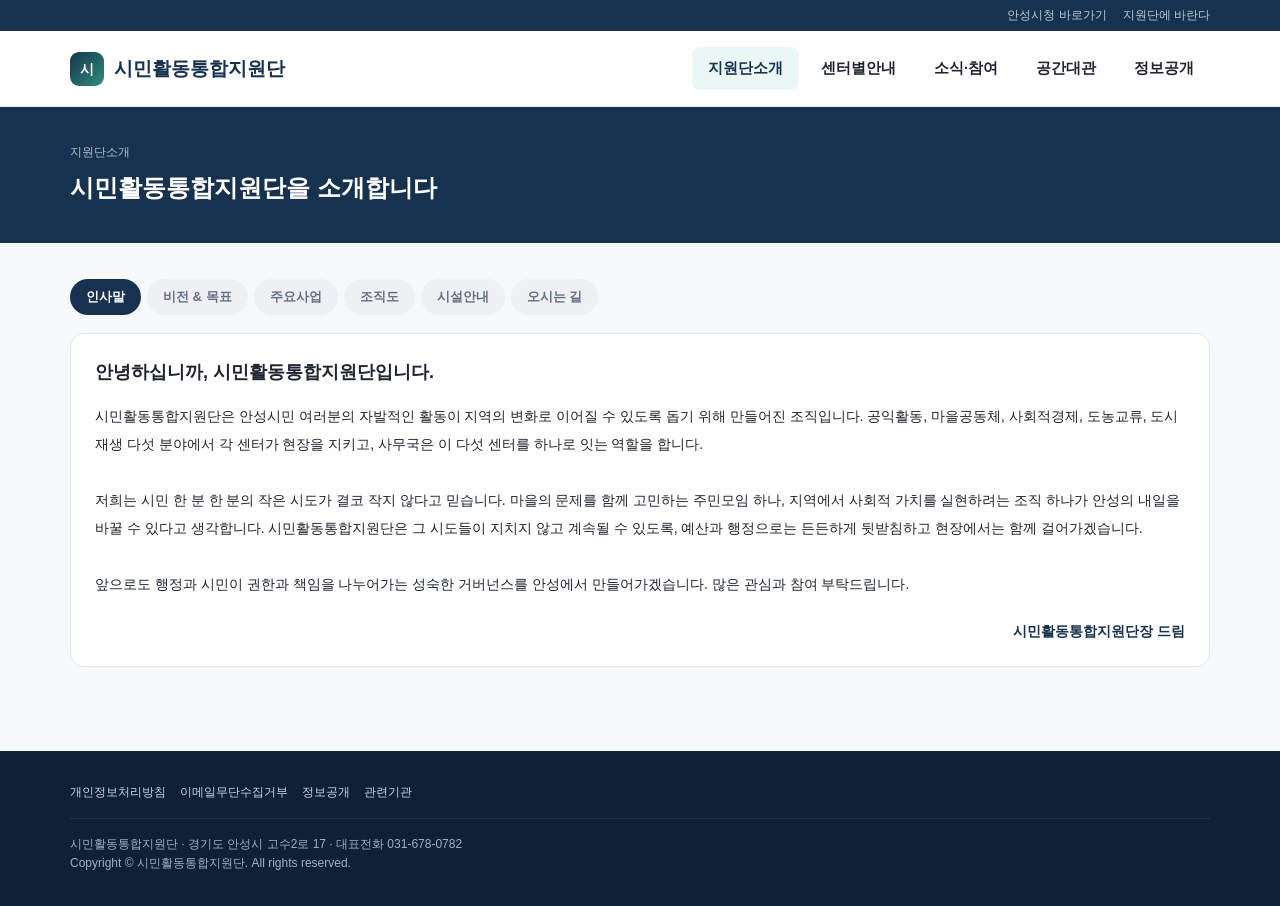
<file: intro.html>
<!DOCTYPE html>
<html lang="ko">
<head>
<meta charset="UTF-8">
<meta name="viewport" content="width=device-width, initial-scale=1.0">
<title>지원단소개 - 시민활동통합지원단</title>
<link rel="stylesheet" href="assets/style.css">
</head>
<body data-page="intro">

<div id="site-header-mount"></div>

<section class="page-hero">
  <div class="wrap">
    <div class="crumb">지원단소개</div>
    <h1>시민활동통합지원단을 소개합니다</h1>
  </div>
</section>

<section class="content">
  <div class="wrap">
    <div class="tabs" id="intro-tabs"></div>
    <div id="intro-detail"></div>
  </div>
</section>

<div id="site-footer-mount"></div>

<script src="assets/site.js"></script>
<script>
const INTRO_SECTIONS = {
  greeting: {
    label: "인사말",
    render: () => `
      <div class="panel">
        <h2 style="margin-top:0; font-size:18px;">안녕하십니까, 시민활동통합지원단입니다.</h2>
        <div style="font-size:14px; line-height:2; color:var(--ink);">
          시민활동통합지원단은 안성시민 여러분의 자발적인 활동이 지역의 변화로 이어질 수 있도록 돕기 위해 만들어진 조직입니다.
          공익활동, 마을공동체, 사회적경제, 도농교류, 도시재생 다섯 분야에서 각 센터가 현장을 지키고,
          사무국은 이 다섯 센터를 하나로 잇는 역할을 합니다.<br><br>
          저희는 시민 한 분 한 분의 작은 시도가 결코 작지 않다고 믿습니다. 마을의 문제를 함께 고민하는 주민모임 하나,
          지역에서 사회적 가치를 실현하려는 조직 하나가 안성의 내일을 바꿀 수 있다고 생각합니다.
          시민활동통합지원단은 그 시도들이 지치지 않고 계속될 수 있도록, 예산과 행정으로는 든든하게 뒷받침하고
          현장에서는 함께 걸어가겠습니다.<br><br>
          앞으로도 행정과 시민이 권한과 책임을 나누어가는 성숙한 거버넌스를 안성에서 만들어가겠습니다.
          많은 관심과 참여 부탁드립니다.
        </div>
        <div style="margin-top:22px; text-align:right; font-size:14px; font-weight:700; color:var(--navy);">
          시민활동통합지원단장 드림
        </div>
      </div>
    `,
  },
  vision: {
    label: "비전 & 목표",
    render: () => `
      <div class="panel" style="margin-bottom:20px; text-align:center;">
        <div style="font-size:12px; color:var(--sub); font-weight:700; margin-bottom:8px;">VISION</div>
        <div style="font-size:20px; font-weight:800; color:var(--navy);">시민과 함께 성장하는 안성, 함께 만드는 거버넌스</div>
      </div>
      <div class="quick-grid">
        <div class="quick-card">
          <h3>① 참여 주체의 성장 지원</h3>
          <p>개인·단체·기업·마을공동체가 스스로 성장할 수 있도록 컨설팅과 자금, 교육을 지원합니다.</p>
        </div>
        <div class="quick-card">
          <h3>② 지역사회 문제 해결</h3>
          <p>시민이 발굴한 지역 문제를 사업화하고, 실질적인 해결로 이어지도록 돕습니다.</p>
        </div>
        <div class="quick-card">
          <h3>③ 행정-시민 거버넌스 완성</h3>
          <p>운영위원회와 협의체를 통해 행정과 시민이 권한과 책임을 함께 나누는 구조를 만들어갑니다.</p>
        </div>
      </div>
    `,
  },
  programs: {
    label: "주요사업",
    render: () => `
      <div class="grid-5" id="intro-center-grid" style="margin-bottom:18px;"></div>
      <p style="text-align:center; font-size:12.5px; color:var(--sub);">
        센터별 세부 사업은 <a href="centers.html" style="color:var(--navy); text-decoration:underline;">센터별안내</a> 페이지에서 확인하실 수 있습니다.
      </p>
    `,
    after: () => {
      const el = document.getElementById("intro-center-grid");
      if (el) {
        el.innerHTML = MOCK_CENTERS.map(c => `
          <a class="center-card" href="centers.html#${c.key}">
            <div class="icon">${c.icon}</div>
            <div class="name">${c.name}</div>
            <div class="desc">${c.desc}</div>
          </a>
        `).join("");
      }
    },
  },
  orgchart: {
    label: "조직도",
    render: () => `
      <div class="panel">
        <div class="orgchart">
          <div class="orgchart-box top">
            <div class="role">대표</div>
            <div class="name">시민활동통합지원단장</div>
          </div>
          <div class="orgchart-vline"></div>
          <div class="orgchart-row">
            ${[
              { name: "사무국", desc: "인사복무관리·홍보·연구조사", n: 2 },
              { name: "공익활동지원센터", n: 2 },
              { name: "마을공동체지원센터", n: 4 },
              { name: "사회적경제지원센터", n: 2 },
              { name: "도농교류지원센터", n: 2 },
              { name: "도시재생지원센터", n: 2 },
            ].map(u => `
              <div class="orgchart-box">
                <div class="name">${u.name}</div>
                ${u.desc ? `<div class="role">${u.desc}</div>` : ""}
                <div class="count">${u.n}명</div>
              </div>
            `).join("")}
          </div>
        </div>
        <p style="text-align:center; font-size:12px; color:var(--sub); margin-top:18px;">
          대표 1명 · 사무국 2명 · 5개 센터 10명 — 총 15명
        </p>
      </div>
    `,
  },
  facility: {
    label: "시설안내",
    render: () => `
      <div class="quick-grid">
        <div class="quick-card">
          <h3>공유공간 대회의실</h3>
          <p>최대 40명 · 회의·설명회·교육 등에 활용할 수 있는 공간입니다.</p>
        </div>
        <div class="quick-card">
          <h3>공유공간 소회의실</h3>
          <p>최대 12명 · 소규모 회의나 상담에 적합한 공간입니다.</p>
        </div>
        <div class="quick-card">
          <h3>미디어창작실</h3>
          <p>최대 8명 · 영상·콘텐츠 제작 장비를 갖춘 공간입니다.</p>
        </div>
      </div>
      <div style="text-align:center; margin-top:20px;">
        <a href="reservation.html" class="btn btn-primary">공간대관 신청하기</a>
      </div>
    `,
  },
  directions: {
    label: "오시는 길",
    render: () => `
      <div class="panel">
        <dl class="info-list">
          <div class="row"><dt>주소</dt><dd>경기도 안성시 고수2로 17</dd></div>
          <div class="row"><dt>대표전화</dt><dd>031-678-0782</dd></div>
          <div class="row"><dt>이용시간</dt><dd>평일 09:00 ~ 18:00 (주말·공휴일 휴무)</dd></div>
          <div class="row"><dt>대중교통</dt><dd>안성시내 시내버스 이용 후 도보 이동 (자세한 노선은 각 센터로 문의해주세요)</dd></div>
        </dl>
      </div>
    `,
  },
};

document.addEventListener("DOMContentLoaded", () => {
  mountLayout("intro");

  const tabsEl = document.getElementById("intro-tabs");
  const detailEl = document.getElementById("intro-detail");
  const keys = Object.keys(INTRO_SECTIONS);

  function render(key) {
    const s = INTRO_SECTIONS[key];
    tabsEl.querySelectorAll(".tab-btn").forEach(b => b.classList.toggle("active", b.dataset.key === key));
    detailEl.innerHTML = s.render();
    if (s.after) s.after();
    history.replaceState(null, "", "intro.html#" + key);
  }

  tabsEl.innerHTML = keys.map(k => `<button class="tab-btn" data-key="${k}">${INTRO_SECTIONS[k].label}</button>`).join("");
  tabsEl.querySelectorAll(".tab-btn").forEach(b => b.addEventListener("click", () => render(b.dataset.key)));

  const initial = keys.includes(location.hash.replace("#", "")) ? location.hash.replace("#", "") : keys[0];
  render(initial);
});
</script>
</body>
</html>
</file>
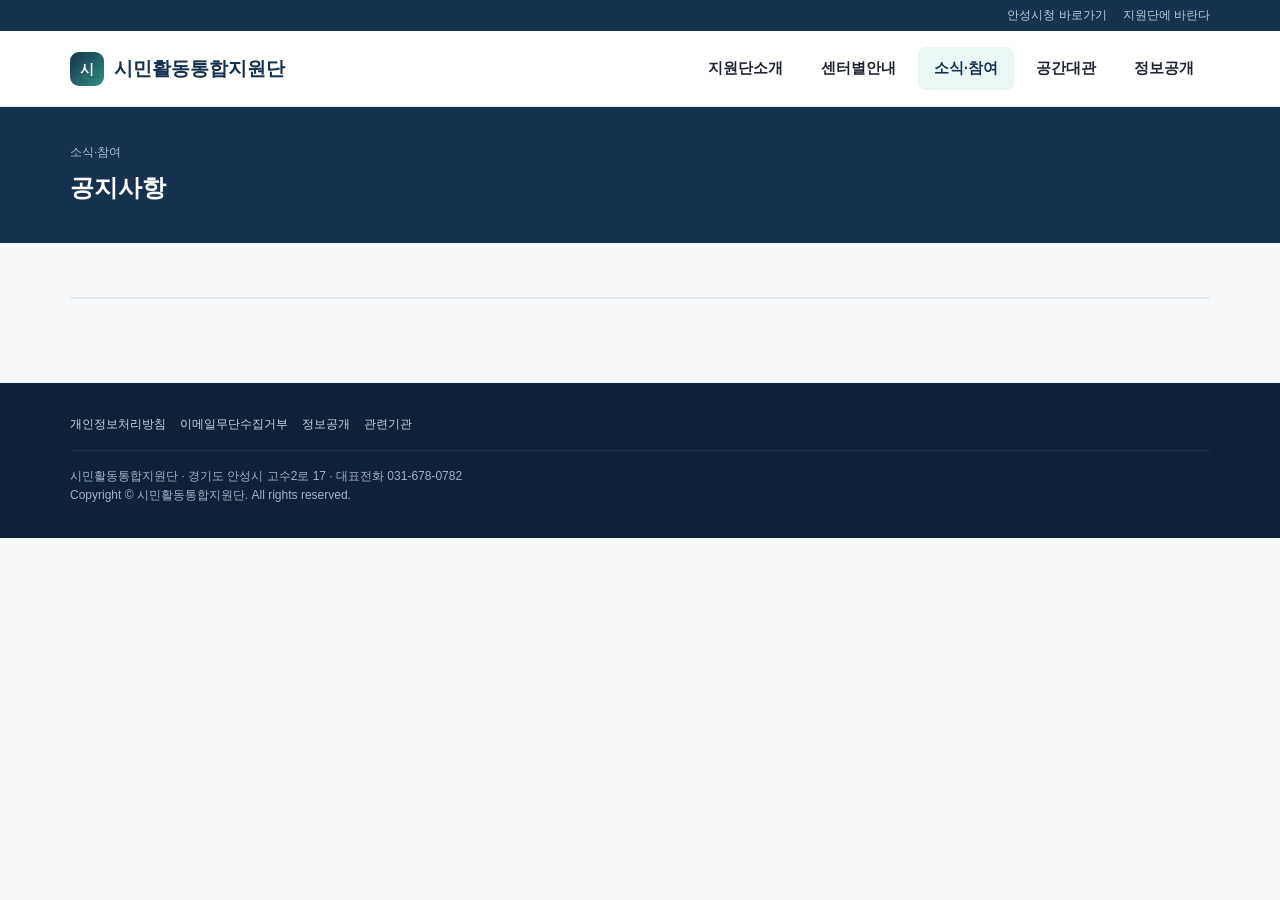
<file: notice.html>
<!DOCTYPE html>
<html lang="ko">
<head>
<meta charset="UTF-8">
<meta name="viewport" content="width=device-width, initial-scale=1.0">
<title>공지사항 - 시민활동통합지원단</title>
<link rel="stylesheet" href="assets/style.css">
</head>
<body data-page="notice">

<div id="site-header-mount"></div>

<section class="page-hero">
  <div class="wrap">
    <div class="crumb">소식·참여</div>
    <h1>공지사항</h1>
  </div>
</section>

<section class="content">
  <div class="wrap">

    <div id="list-view">
      <div class="tabs" id="cat-tabs"></div>
      <div class="notice-panel" id="notice-list"></div>
    </div>

    <div id="detail-view" style="display:none;">
      <div class="panel">
        <div class="detail-head">
          <span class="notice-cat" id="d-cat"></span>
          <h3 id="d-title" style="margin-top:10px;"></h3>
          <div class="detail-meta">
            <span id="d-date"></span>
          </div>
        </div>
        <div class="detail-body" id="d-body"></div>
      </div>
      <div class="back-link" onclick="showList()">← 목록으로</div>
    </div>

  </div>
</section>

<div id="site-footer-mount"></div>

<script src="assets/site.js"></script><script>
  let allNotices = [];
  let activeCat = "전체";

  function renderList() {
    const filtered = activeCat === "전체" ? allNotices : allNotices.filter(n => n.cat === activeCat);
    document.getElementById("notice-list").innerHTML = filtered.map(n => `
      <a class="notice-row" href="notice.html?id=${n.id}">
        <span class="notice-cat">${n.cat}</span>
        <span class="notice-title">${n.title}</span>
        <span class="notice-date">${n.date}</span>
      </a>
    `).join("") || `<div class="notice-row"><span class="notice-title">해당 분류의 게시글이 없습니다.</span></div>`;
  }

  function renderTabs() {
    const cats = ["전체", ...new Set(allNotices.map(n => n.cat))];
    document.getElementById("cat-tabs").innerHTML = cats.map(c => `
      <button class="tab-btn ${c === activeCat ? "active" : ""}" onclick="setCat('${c}')">${c}</button>
    `).join("");
  }

  function setCat(c) {
    activeCat = c;
    renderTabs();
    renderList();
  }

  function showList() {
    history.replaceState(null, "", "notice.html");
    document.getElementById("list-view").style.display = "block";
    document.getElementById("detail-view").style.display = "none";
  }

  function showDetail(id) {
    const n = allNotices.find(x => x.id === id);
    if (!n) return showList();
    document.getElementById("d-cat").textContent = n.cat;
    document.getElementById("d-title").textContent = n.title;
    document.getElementById("d-date").textContent = n.date;
    document.getElementById("d-body").textContent = n.body;
    document.getElementById("list-view").style.display = "none";
    document.getElementById("detail-view").style.display = "block";
  }

  document.addEventListener("DOMContentLoaded", () => {
    mountLayout("notice");
    Api.getNotices().then(list => {
      allNotices = list;
      renderTabs();
      renderList();

      const params = new URLSearchParams(location.search);
      const id = Number(params.get("id"));
      if (id) showDetail(id);
    });
  });
</script>
</body>
</html>
</file>
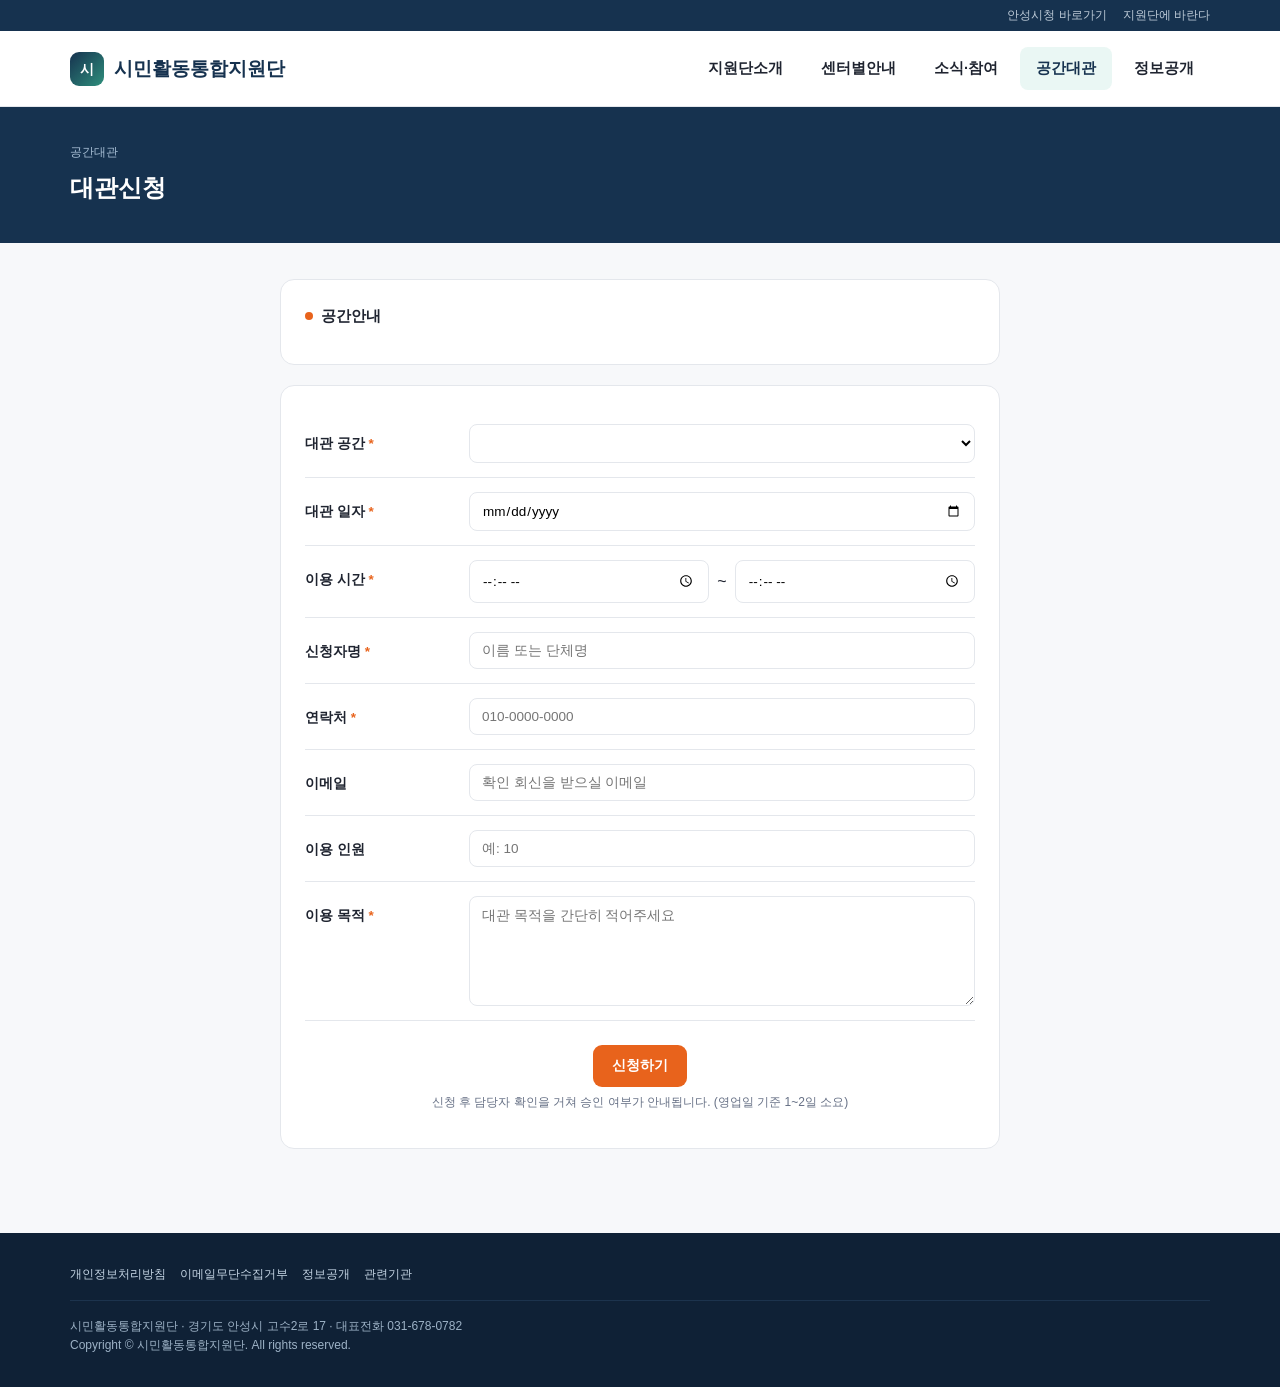
<file: reservation.html>
<!DOCTYPE html>
<html lang="ko">
<head>
<meta charset="UTF-8">
<meta name="viewport" content="width=device-width, initial-scale=1.0">
<title>공간대관 신청 - 시민활동통합지원단</title>
<link rel="stylesheet" href="assets/style.css">
</head>
<body data-page="reservation">

<div id="site-header-mount"></div>

<section class="page-hero">
  <div class="wrap">
    <div class="crumb">공간대관</div>
    <h1>대관신청</h1>
  </div>
</section>

<section class="content">
  <div class="wrap" style="max-width:760px;">

    <div class="panel" style="margin-bottom:20px;">
      <div class="block-head" style="margin-bottom:12px;">
        <h2 style="font-size:15px;"><span class="dot"></span>공간안내</h2>
      </div>
      <div class="grid-5" id="space-info" style="grid-template-columns:repeat(3,1fr);"></div>
    </div>

    <div id="ok-alert" class="alert alert-ok" style="display:none;"></div>

    <div class="panel">
      <form id="rsv-form">
        <div class="form-row">
          <label>대관 공간 <span class="req">*</span></label>
          <select id="f-space" required></select>
        </div>
        <div class="form-row">
          <label>대관 일자 <span class="req">*</span></label>
          <input type="date" id="f-date" required>
        </div>
        <div class="form-row">
          <label>이용 시간 <span class="req">*</span></label>
          <div style="display:flex; gap:8px; align-items:center;">
            <input type="time" id="f-start" required>
            <span>~</span>
            <input type="time" id="f-end" required>
          </div>
        </div>
        <div class="form-row">
          <label>신청자명 <span class="req">*</span></label>
          <input type="text" id="f-name" required placeholder="이름 또는 단체명">
        </div>
        <div class="form-row">
          <label>연락처 <span class="req">*</span></label>
          <input type="tel" id="f-phone" required placeholder="010-0000-0000">
        </div>
        <div class="form-row">
          <label>이메일</label>
          <input type="email" id="f-email" placeholder="확인 회신을 받으실 이메일">
        </div>
        <div class="form-row">
          <label>이용 인원</label>
          <input type="number" id="f-people" min="1" placeholder="예: 10">
        </div>
        <div class="form-row">
          <label>이용 목적 <span class="req">*</span></label>
          <textarea id="f-purpose" required placeholder="대관 목적을 간단히 적어주세요"></textarea>
        </div>

        <div class="form-actions">
          <button type="submit" class="btn btn-primary">신청하기</button>
        </div>
        <p class="hint" style="text-align:center;">신청 후 담당자 확인을 거쳐 승인 여부가 안내됩니다. (영업일 기준 1~2일 소요)</p>
      </form>
    </div>

  </div>
</section>

<div id="site-footer-mount"></div>

<script src="assets/site.js"></script><script>
document.addEventListener("DOMContentLoaded", () => {
  mountLayout("reservation");

  Api.getSpaces().then(spaces => {
    document.getElementById("space-info").innerHTML = spaces.map(s => `
      <div class="center-card">
        <div class="name">${s.name}</div>
        <div class="desc">${s.cap}</div>
      </div>
    `).join("");

    const sel = document.getElementById("f-space");
    sel.innerHTML = spaces.map(s => `<option value="${s.key}">${s.name}</option>`).join("");
  });

  document.getElementById("rsv-form").addEventListener("submit", async (e) => {
    e.preventDefault();
    const payload = {
      space: document.getElementById("f-space").value,
      date: document.getElementById("f-date").value,
      start: document.getElementById("f-start").value,
      end: document.getElementById("f-end").value,
      name: document.getElementById("f-name").value,
      phone: document.getElementById("f-phone").value,
      email: document.getElementById("f-email").value,
      people: document.getElementById("f-people").value,
      purpose: document.getElementById("f-purpose").value,
      submittedAt: new Date().toISOString(),
    };
    const result = await Api.submitReservation(payload);
    if (!result.ok) { alert(result.message || "신청하지 못했습니다. 잠시 후 다시 시도해 주세요."); return; }
    const alertBox = document.getElementById("ok-alert");
    alertBox.style.display = "block";
    alertBox.textContent = "신청이 접수되었습니다. " + (result.message || "");
    alertBox.scrollIntoView({ behavior: "smooth" });
    e.target.reset();
  });
});
</script>
</body>
</html>
</file>
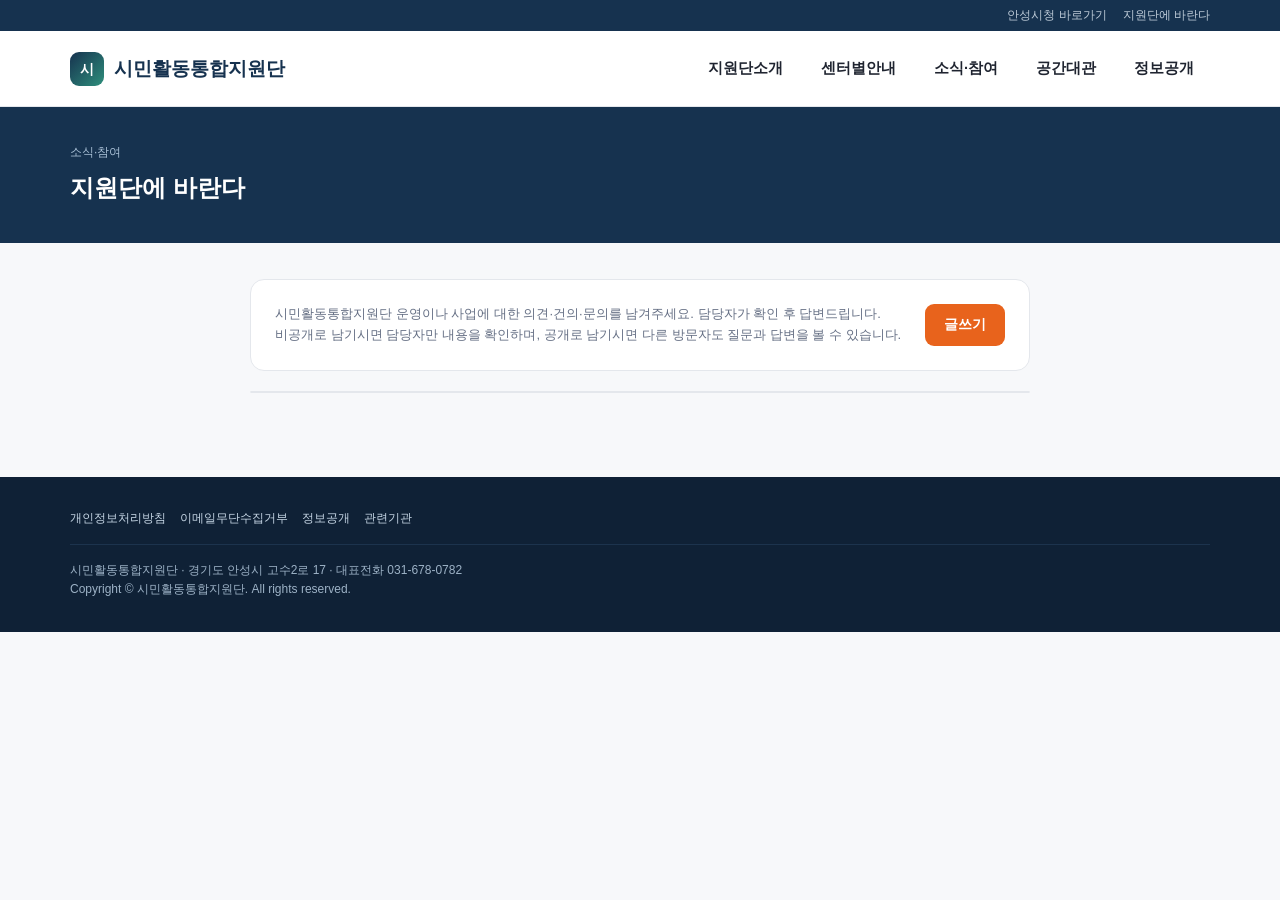
<file: suggestion.html>
<!DOCTYPE html>
<html lang="ko">
<head>
<meta charset="UTF-8">
<meta name="viewport" content="width=device-width, initial-scale=1.0">
<title>지원단에 바란다 - 시민활동통합지원단</title>
<link rel="stylesheet" href="assets/style.css">
</head>
<body data-page="suggestion">

<div id="site-header-mount"></div>

<section class="page-hero">
  <div class="wrap">
    <div class="crumb">소식·참여</div>
    <h1>지원단에 바란다</h1>
  </div>
</section>

<section class="content">
  <div class="wrap" style="max-width:820px;">

    <div class="panel" style="margin-bottom:20px; display:flex; align-items:center; justify-content:space-between; gap:16px; flex-wrap:wrap;">
      <p style="margin:0; font-size:13px; color:var(--sub);">
        시민활동통합지원단 운영이나 사업에 대한 의견·건의·문의를 남겨주세요. 담당자가 확인 후 답변드립니다.<br>
        비공개로 남기시면 담당자만 내용을 확인하며, 공개로 남기시면 다른 방문자도 질문과 답변을 볼 수 있습니다.
      </p>
      <button type="button" class="btn btn-primary" id="write-toggle" style="flex-shrink:0;">글쓰기</button>
    </div>

    <div id="ok-alert" class="alert alert-ok" style="display:none;"></div>

    <div class="panel" id="write-panel" style="display:none; margin-bottom:20px;">
      <form id="sg-form">
        <div class="form-row">
          <label>이름 <span class="req">*</span></label>
          <input type="text" id="f-name" required placeholder="이름 또는 단체명">
        </div>
        <div class="form-row">
          <label>연락처 <span class="req">*</span></label>
          <input type="tel" id="f-phone" required placeholder="010-0000-0000">
        </div>
        <div class="form-row">
          <label>이메일</label>
          <input type="email" id="f-email" placeholder="답변을 받으실 이메일 (선택)">
        </div>
        <div class="form-row">
          <label>제목 <span class="req">*</span></label>
          <input type="text" id="f-title" required placeholder="문의 제목">
        </div>
        <div class="form-row">
          <label>내용 <span class="req">*</span></label>
          <textarea id="f-content" required placeholder="문의·건의 내용을 적어주세요"></textarea>
        </div>
        <div class="form-row">
          <label>공개 여부</label>
          <div class="radio-group">
            <label><input type="radio" name="f-public" value="private" checked> 비공개 (담당자만 확인)</label>
            <label><input type="radio" name="f-public" value="public"> 공개 (제목·내용·답변이 게시판에 표시됨)</label>
          </div>
        </div>
        <div class="form-row">
          <label>개인정보 동의 <span class="req">*</span></label>
          <label style="font-weight:500; display:flex; gap:8px; align-items:flex-start; padding-top:9px;">
            <input type="checkbox" id="f-agree" required style="margin-top:3px;">
            <span>문의 접수·답변 목적으로 이름·연락처·이메일을 수집하는 것에 동의합니다. (<a href="#" style="text-decoration:underline;">개인정보처리방침</a> 참고)</span>
          </label>
        </div>

        <div class="form-actions">
          <button type="submit" class="btn btn-primary">등록하기</button>
        </div>
      </form>
    </div>

    <div id="list-view">
      <div class="notice-panel" id="sg-list"></div>
    </div>

    <div id="detail-view" style="display:none;">
      <div class="panel">
        <div class="detail-head">
          <span class="notice-cat" id="d-status"></span>
          <h3 id="d-title" style="margin-top:10px;"></h3>
          <div class="detail-meta">
            <span id="d-name"></span>
            <span id="d-date"></span>
          </div>
        </div>
        <div class="detail-body" id="d-body"></div>
        <div id="d-answer-wrap" style="display:none; margin-top:18px; padding-top:18px; border-top:1px dashed var(--line);">
          <div style="font-size:12px; font-weight:700; color:var(--teal); margin-bottom:6px;">담당자 답변</div>
          <div class="detail-body" id="d-answer"></div>
        </div>
      </div>
      <div class="back-link" onclick="showList()">← 목록으로</div>
    </div>

  </div>
</section>

<div id="site-footer-mount"></div>

<script src="assets/site.js"></script><script>
  let allSuggestions = [];

  function statusPill(item) {
    if (!item.isPublic) return `<span class="notice-cat" style="background:#eef0f4; color:var(--sub);">비공개</span>`;
    return item.answered
      ? `<span class="notice-cat" style="background:var(--teal-bg); color:var(--teal);">답변완료</span>`
      : `<span class="notice-cat">답변대기</span>`;
  }

  function renderList() {
    document.getElementById("sg-list").innerHTML = allSuggestions.map(s => `
      <a class="notice-row" href="javascript:void(0)" onclick="showDetail('${s.id}')">
        ${statusPill(s)}
        <span class="notice-title">${s.title}</span>
        <span class="notice-date">${s.name ? s.name + " · " : ""}${s.date}</span>
      </a>
    `).join("") || `<div class="notice-row"><span class="notice-title">등록된 문의가 없습니다. 첫 문의를 남겨주세요.</span></div>`;
  }

  function showList() {
    history.replaceState(null, "", "suggestion.html");
    document.getElementById("list-view").style.display = "block";
    document.getElementById("detail-view").style.display = "none";
  }

  function showDetail(id) {
    const s = allSuggestions.find(x => String(x.id) === String(id));
    if (!s) return showList();
    document.getElementById("d-status").textContent = s.isPublic ? (s.answered ? "답변완료" : "답변대기") : "비공개";
    document.getElementById("d-title").textContent = s.title;
    document.getElementById("d-name").textContent = s.name || "";
    document.getElementById("d-date").textContent = s.date;

    const answerWrap = document.getElementById("d-answer-wrap");
    if (!s.isPublic) {
      document.getElementById("d-body").textContent = "비공개로 등록된 문의는 담당자만 확인할 수 있습니다. 남겨주신 연락처로 별도 회신드립니다.";
      answerWrap.style.display = "none";
    } else {
      document.getElementById("d-body").textContent = s.content;
      if (s.answered) {
        document.getElementById("d-answer").textContent = s.answer;
        answerWrap.style.display = "block";
      } else {
        answerWrap.style.display = "none";
      }
    }

    document.getElementById("list-view").style.display = "none";
    document.getElementById("detail-view").style.display = "block";
    document.getElementById("write-panel").style.display = "none";
  }

  document.getElementById("write-toggle").addEventListener("click", () => {
    const panel = document.getElementById("write-panel");
    panel.style.display = panel.style.display === "none" ? "block" : "none";
    if (panel.style.display === "block") panel.scrollIntoView({ behavior: "smooth" });
  });

  document.getElementById("sg-form").addEventListener("submit", async (e) => {
    e.preventDefault();
    const isPublic = document.querySelector('input[name="f-public"]:checked').value === "public";
    const payload = {
      name: document.getElementById("f-name").value,
      phone: document.getElementById("f-phone").value,
      email: document.getElementById("f-email").value,
      title: document.getElementById("f-title").value,
      content: document.getElementById("f-content").value,
      isPublic,
      submittedAt: new Date().toISOString(),
    };
    const result = await Api.submitSuggestion(payload);
    if (!result.ok) { alert(result.message || "등록하지 못했습니다. 잠시 후 다시 시도해 주세요."); return; }

    allSuggestions.unshift({
      id: "new-" + Date.now(),
      date: new Date().toISOString().slice(0, 10),
      isPublic,
      status: "접수",
      answered: false,
      title: isPublic ? payload.title : "🔒 비공개 문의",
      name: isPublic ? payload.name : "",
      content: payload.content,
      answer: "",
    });
    renderList();

    const alertBox = document.getElementById("ok-alert");
    alertBox.style.display = "block";
    alertBox.textContent = result.message || "등록되었습니다.";
    alertBox.scrollIntoView({ behavior: "smooth" });

    e.target.reset();
    document.getElementById("write-panel").style.display = "none";
  });

  document.addEventListener("DOMContentLoaded", () => {
    mountLayout("suggestion");
    Api.getSuggestions().then(list => {
      allSuggestions = list;
      renderList();

      const params = new URLSearchParams(location.search);
      const id = params.get("id");
      if (id) showDetail(id);
    });
  });
</script>
</body>
</html>
</file>
<file: assets/style.css>
/* 시민활동통합지원단 홈페이지 - 공통 스타일 */
:root{
  --navy:#16324f;
  --navy-2:#1f4166;
  --ink:#1f2430;
  --sub:#667085;
  --line:#e4e7ec;
  --bg:#f7f8fa;
  --panel:#ffffff;
  --accent:#e8631c;
  --accent-bg:#fff1e8;
  --teal:#2f8f7c;
  --teal-bg:#eaf7f4;
}
*{ box-sizing:border-box; }
html,body{ margin:0; padding:0; }
body{
  font-family:"Pretendard","Malgun Gothic","Apple SD Gothic Neo",sans-serif;
  color:var(--ink);
  background:var(--bg);
  line-height:1.6;
}
a{ color:inherit; text-decoration:none; }
img{ max-width:100%; display:block; }
ul{ margin:0; padding:0; list-style:none; }

.wrap{ max-width:1180px; margin:0 auto; padding:0 20px; }

/* 유틸리티 바 */
.utility-bar{
  background:var(--navy);
  color:#dbe6f0;
  font-size:12px;
}
.utility-bar .wrap{
  display:flex;
  justify-content:flex-end;
  gap:16px;
  padding:6px 20px;
}
.utility-bar a{ opacity:.85; }
.utility-bar a:hover{ opacity:1; text-decoration:underline; }

/* 헤더 */
.site-header{
  background:#fff;
  border-bottom:1px solid var(--line);
  position:sticky;
  top:0;
  z-index:50;
}
.header-inner{
  display:flex;
  align-items:center;
  justify-content:space-between;
  padding:16px 20px;
}
.logo{
  display:flex;
  align-items:center;
  gap:10px;
  font-weight:800;
  font-size:19px;
  color:var(--navy);
}
.logo .badge{
  width:34px;height:34px;border-radius:9px;
  background:linear-gradient(135deg,var(--navy),var(--teal));
  display:flex;align-items:center;justify-content:center;
  color:#fff;font-size:14px;font-weight:800;
}
.gnb{
  display:flex;
  gap:6px;
}
.gnb a{
  padding:10px 16px;
  font-size:14.5px;
  font-weight:600;
  color:var(--ink);
  border-radius:8px;
}
.gnb a:hover, .gnb a.active{
  color:var(--navy);
  background:var(--teal-bg);
}

/* 히어로 배너 */
.hero{
  background:linear-gradient(120deg,var(--navy),var(--navy-2));
  color:#fff;
  padding:56px 0 64px;
}
.hero h1{
  font-size:30px;
  margin:0 0 12px;
  letter-spacing:-0.01em;
}
.hero p{
  color:#cdddec;
  font-size:14.5px;
  margin:0 0 22px;
}
.hero-actions{
  display:flex;
  gap:10px;
  flex-wrap:wrap;
}
.btn{
  display:inline-flex;
  align-items:center;
  gap:6px;
  padding:11px 18px;
  border-radius:9px;
  font-size:14px;
  font-weight:700;
  cursor:pointer;
  border:1px solid transparent;
}
.btn-primary{ background:var(--accent); color:#fff; }
.btn-primary:hover{ background:#d1560f; }
.btn-outline{ background:rgba(255,255,255,.08); color:#fff; border-color:rgba(255,255,255,.4); }
.btn-outline:hover{ background:rgba(255,255,255,.18); }
.btn-ghost{ background:var(--teal-bg); color:var(--teal); }
.btn-ghost:hover{ background:#d9f0e9; }

/* 섹션 공통 */
section.block{ padding:44px 0; }
.block-head{
  display:flex;
  align-items:baseline;
  justify-content:space-between;
  margin-bottom:18px;
}
.block-head h2{
  font-size:19px;
  margin:0;
  display:flex;
  align-items:center;
  gap:8px;
}
.block-head h2 .dot{
  width:8px;height:8px;border-radius:50%;background:var(--accent);
}
.more-link{
  font-size:12.5px;
  color:var(--sub);
  font-weight:600;
}
.more-link:hover{ color:var(--accent); }

/* 카드 그리드 */
.grid-5{
  display:grid;
  grid-template-columns:repeat(5,1fr);
  gap:14px;
}
@media (max-width:960px){ .grid-5{ grid-template-columns:repeat(2,1fr); } }

.center-card{
  display:block;
  background:var(--panel);
  border:1px solid var(--line);
  border-radius:14px;
  padding:20px 16px;
  text-align:center;
  text-decoration:none;
  color:inherit;
  transition:.15s;
}
.center-card:hover{ border-color:var(--teal); box-shadow:0 6px 18px rgba(22,50,79,.08); transform:translateY(-2px); }
.center-card .icon{
  width:48px;height:48px;border-radius:12px;
  margin:0 auto 12px;
  background:var(--teal-bg);
  color:var(--teal);
  display:flex;align-items:center;justify-content:center;
  font-size:20px;
}
.center-card .name{ font-weight:700; font-size:14.5px; margin-bottom:4px; }
.center-card .desc{ font-size:11.5px; color:var(--sub); }

/* 공지사항 리스트 */
.notice-panel{
  background:var(--panel);
  border:1px solid var(--line);
  border-radius:14px;
  overflow:hidden;
}
.notice-row{
  display:flex;
  align-items:center;
  gap:14px;
  padding:14px 20px;
  border-bottom:1px solid var(--line);
  font-size:13.5px;
}
.notice-row:last-child{ border-bottom:none; }
.notice-row:hover{ background:#fafbfc; }
.notice-cat{
  font-size:11px;
  font-weight:700;
  color:var(--navy);
  background:#eef2f7;
  padding:3px 8px;
  border-radius:6px;
  flex-shrink:0;
}
.notice-title{ flex:1; color:var(--ink); }
.notice-date{ color:var(--sub); font-size:12px; flex-shrink:0; }

/* 빠른 링크 */
.quick-grid{
  display:grid;
  grid-template-columns:repeat(3,1fr);
  gap:14px;
}
@media (max-width:800px){ .quick-grid{ grid-template-columns:1fr; } }
.quick-card{
  background:var(--panel);
  border:1px solid var(--line);
  border-radius:14px;
  padding:22px;
}
.quick-card h3{ margin:0 0 6px; font-size:15px; }
.quick-card p{ margin:0 0 14px; font-size:12.5px; color:var(--sub); }

/* 서브페이지 공통 */
.page-hero{
  background:var(--navy);
  color:#fff;
  padding:36px 0;
}
.page-hero .crumb{ font-size:12px; color:#a9c0d6; margin-bottom:6px; }
.page-hero h1{ margin:0; font-size:24px; }
.content{ padding:36px 0 64px; }
.panel{
  background:var(--panel);
  border:1px solid var(--line);
  border-radius:14px;
  padding:24px;
}

/* 폼 */
.form-row{
  display:grid;
  grid-template-columns:150px 1fr;
  gap:14px;
  align-items:start;
  padding:14px 0;
  border-bottom:1px solid var(--line);
}
@media (max-width:640px){ .form-row{ grid-template-columns:1fr; } }
.form-row:last-of-type{ border-bottom:none; }
.form-row label{ font-weight:700; font-size:13.5px; padding-top:9px; }
.form-row .req{ color:var(--accent); }
.form-row input[type=text],
.form-row input[type=email],
.form-row input[type=tel],
.form-row input[type=date],
.form-row input[type=time],
.form-row input[type=number],
.form-row select,
.form-row textarea{
  width:100%;
  padding:10px 12px;
  border:1px solid var(--line);
  border-radius:8px;
  font-size:13.5px;
  font-family:inherit;
  background:#fff;
}
.form-row textarea{ min-height:110px; resize:vertical; }
.radio-group{ display:flex; gap:16px; flex-wrap:wrap; padding-top:8px; }
.radio-group label{ font-weight:500; display:flex; align-items:center; gap:6px; padding-top:0; }
.form-actions{
  display:flex;
  justify-content:center;
  gap:10px;
  margin-top:24px;
}
.hint{ font-size:12px; color:var(--sub); margin-top:6px; }
.alert{
  padding:14px 16px;
  border-radius:10px;
  font-size:13px;
  margin-bottom:18px;
}
.alert-ok{ background:var(--teal-bg); color:var(--teal); }

/* 탭 */
.tabs{ display:flex; gap:6px; margin-bottom:18px; flex-wrap:wrap; }
.tab-btn{
  padding:9px 16px;
  border-radius:999px;
  font-size:13px;
  font-weight:600;
  background:#eef0f4;
  color:var(--sub);
  border:none;
  cursor:pointer;
}
.tab-btn.active{ background:var(--navy); color:#fff; }

/* 상세뷰 */
.detail-head{
  padding-bottom:16px;
  margin-bottom:16px;
  border-bottom:1px solid var(--line);
}
.detail-head h3{ margin:0 0 8px; font-size:18px; }
.detail-meta{ font-size:12px; color:var(--sub); display:flex; gap:12px; }
.detail-body{ font-size:14px; line-height:1.8; white-space:pre-line; }
.back-link{
  display:inline-block;
  margin-top:20px;
  font-size:13px;
  color:var(--sub);
  cursor:pointer;
}
.back-link:hover{ color:var(--navy); }

/* 푸터 */
.site-footer{
  background:#0f2136;
  color:#9db2c6;
  padding:32px 0;
  font-size:12px;
  margin-top:20px;
}
.site-footer .foot-top{
  display:flex;
  justify-content:space-between;
  flex-wrap:wrap;
  gap:16px;
  margin-bottom:16px;
  padding-bottom:16px;
  border-bottom:1px solid #1c334d;
}
.site-footer a{ color:#c6d6e5; }
.site-footer .links{ display:flex; gap:14px; flex-wrap:wrap; }

/* 관리자 화면 */
.login-box{
  max-width:360px;
  margin:60px auto;
  background:var(--panel);
  border:1px solid var(--line);
  border-radius:14px;
  padding:32px;
  text-align:center;
}
.login-box h2{ margin:0 0 6px; font-size:18px; }
.login-box p{ margin:0 0 20px; font-size:12.5px; color:var(--sub); }
.login-box input{
  width:100%;
  padding:10px 12px;
  border:1px solid var(--line);
  border-radius:8px;
  font-size:13.5px;
  margin-bottom:10px;
}
.login-box .err{ color:var(--accent); font-size:12px; margin-top:8px; min-height:16px; }

.admin-shell{ display:none; }
.admin-header{
  background:var(--navy);
  color:#fff;
  padding:16px 0;
}
.admin-header .wrap{ display:flex; justify-content:space-between; align-items:center; }
.admin-header .who{ font-size:12.5px; color:#cdddec; }
.admin-tabs{ display:flex; gap:4px; padding:16px 0 0; }
.admin-tab{
  padding:10px 18px;
  font-size:13.5px;
  font-weight:700;
  color:var(--sub);
  background:transparent;
  border:none;
  border-bottom:3px solid transparent;
  cursor:pointer;
}
.admin-tab.active{ color:var(--navy); border-bottom-color:var(--accent); }

table.admin-table{
  width:100%;
  border-collapse:collapse;
  font-size:13px;
  background:var(--panel);
  border:1px solid var(--line);
  border-radius:12px;
  overflow:hidden;
}
table.admin-table th{
  text-align:left;
  padding:10px 12px;
  background:#f3f5f8;
  font-size:11.5px;
  color:var(--sub);
  border-bottom:1px solid var(--line);
}
table.admin-table td{
  padding:10px 12px;
  border-bottom:1px solid var(--line);
  vertical-align:top;
}
table.admin-table tr:last-child td{ border-bottom:none; }
.status-select{
  padding:5px 8px;
  border-radius:6px;
  border:1px solid var(--line);
  font-size:12px;
}
.mini-btn{
  padding:6px 12px;
  border-radius:6px;
  border:1px solid var(--line);
  background:#fff;
  font-size:12px;
  font-weight:600;
  cursor:pointer;
}
.mini-btn.primary{ background:var(--navy); color:#fff; border-color:var(--navy); }
.answer-box textarea{
  width:100%; min-height:70px; padding:8px; border:1px solid var(--line);
  border-radius:8px; font-size:12.5px; font-family:inherit; margin-top:6px;
}
.empty-row{ text-align:center; color:var(--sub); padding:30px !important; }

/* 조직도 */
.orgchart{ display:flex; flex-direction:column; align-items:center; padding:20px 0 8px; }
.orgchart-box{
  background:var(--panel);
  border:1px solid var(--line);
  border-radius:12px;
  padding:14px 20px;
  text-align:center;
  min-width:140px;
}
.orgchart-box.top{ background:var(--navy); color:#fff; border-color:var(--navy); }
.orgchart-box .role{ font-size:11px; color:var(--sub); margin-bottom:2px; }
.orgchart-box.top .role{ color:#cdddec; }
.orgchart-box .name{ font-weight:700; font-size:14px; }
.orgchart-box .count{ font-size:11px; color:var(--accent); font-weight:700; margin-top:4px; }
.orgchart-vline{ width:1px; height:22px; background:var(--line); }
.orgchart-row{
  display:flex;
  flex-wrap:wrap;
  justify-content:center;
  gap:14px;
  position:relative;
  padding-top:22px;
  border-top:1px solid var(--line);
  margin-top:0;
  width:100%;
}

/* 인포 리스트 (오시는 길 등) */
.info-list{ font-size:13.5px; }
.info-list .row{ display:flex; gap:16px; padding:10px 0; border-bottom:1px solid var(--line); }
.info-list .row:last-child{ border-bottom:none; }
.info-list .row dt{ width:90px; flex-shrink:0; color:var(--sub); font-weight:700; }
.info-list .row dd{ margin:0; }

.badge-tag{
  display:inline-block;
  font-size:10px;
  font-weight:700;
  padding:2px 7px;
  border-radius:5px;
  background:var(--accent-bg);
  color:var(--accent);
}
</file>
